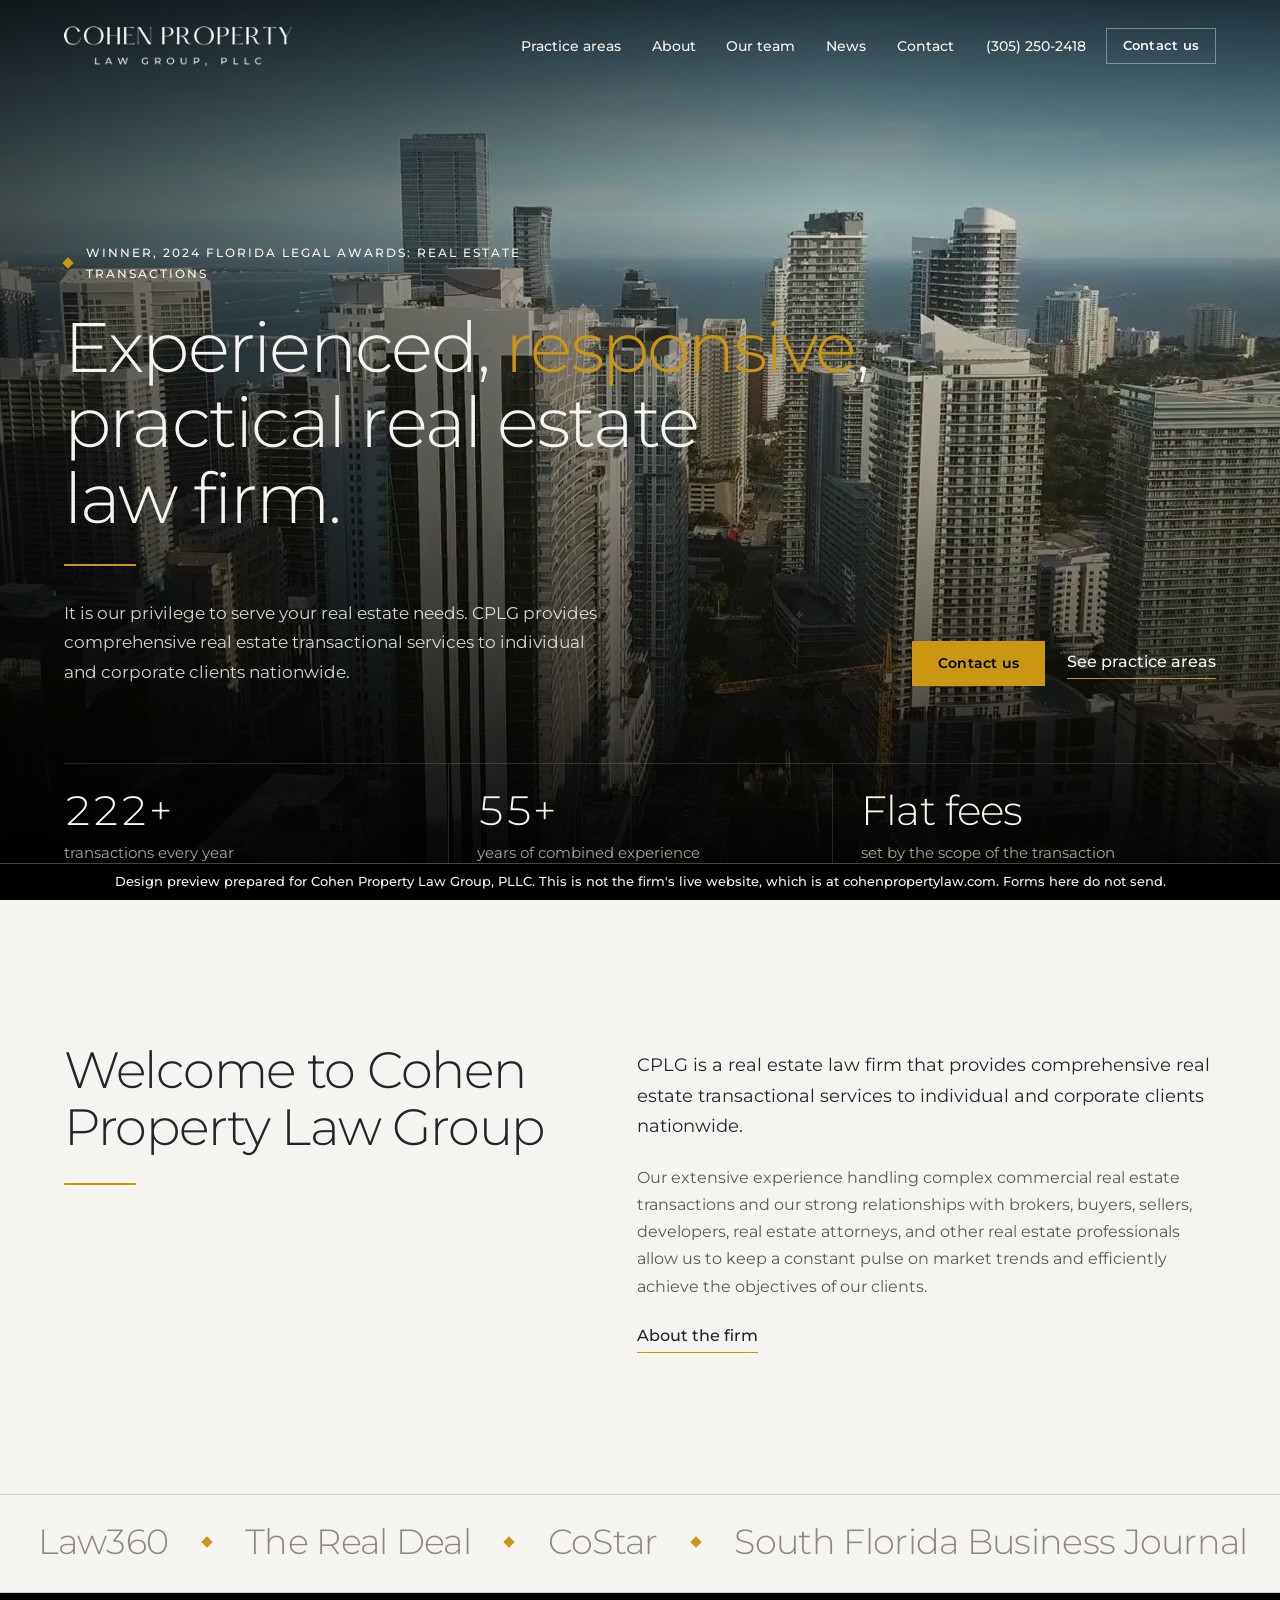
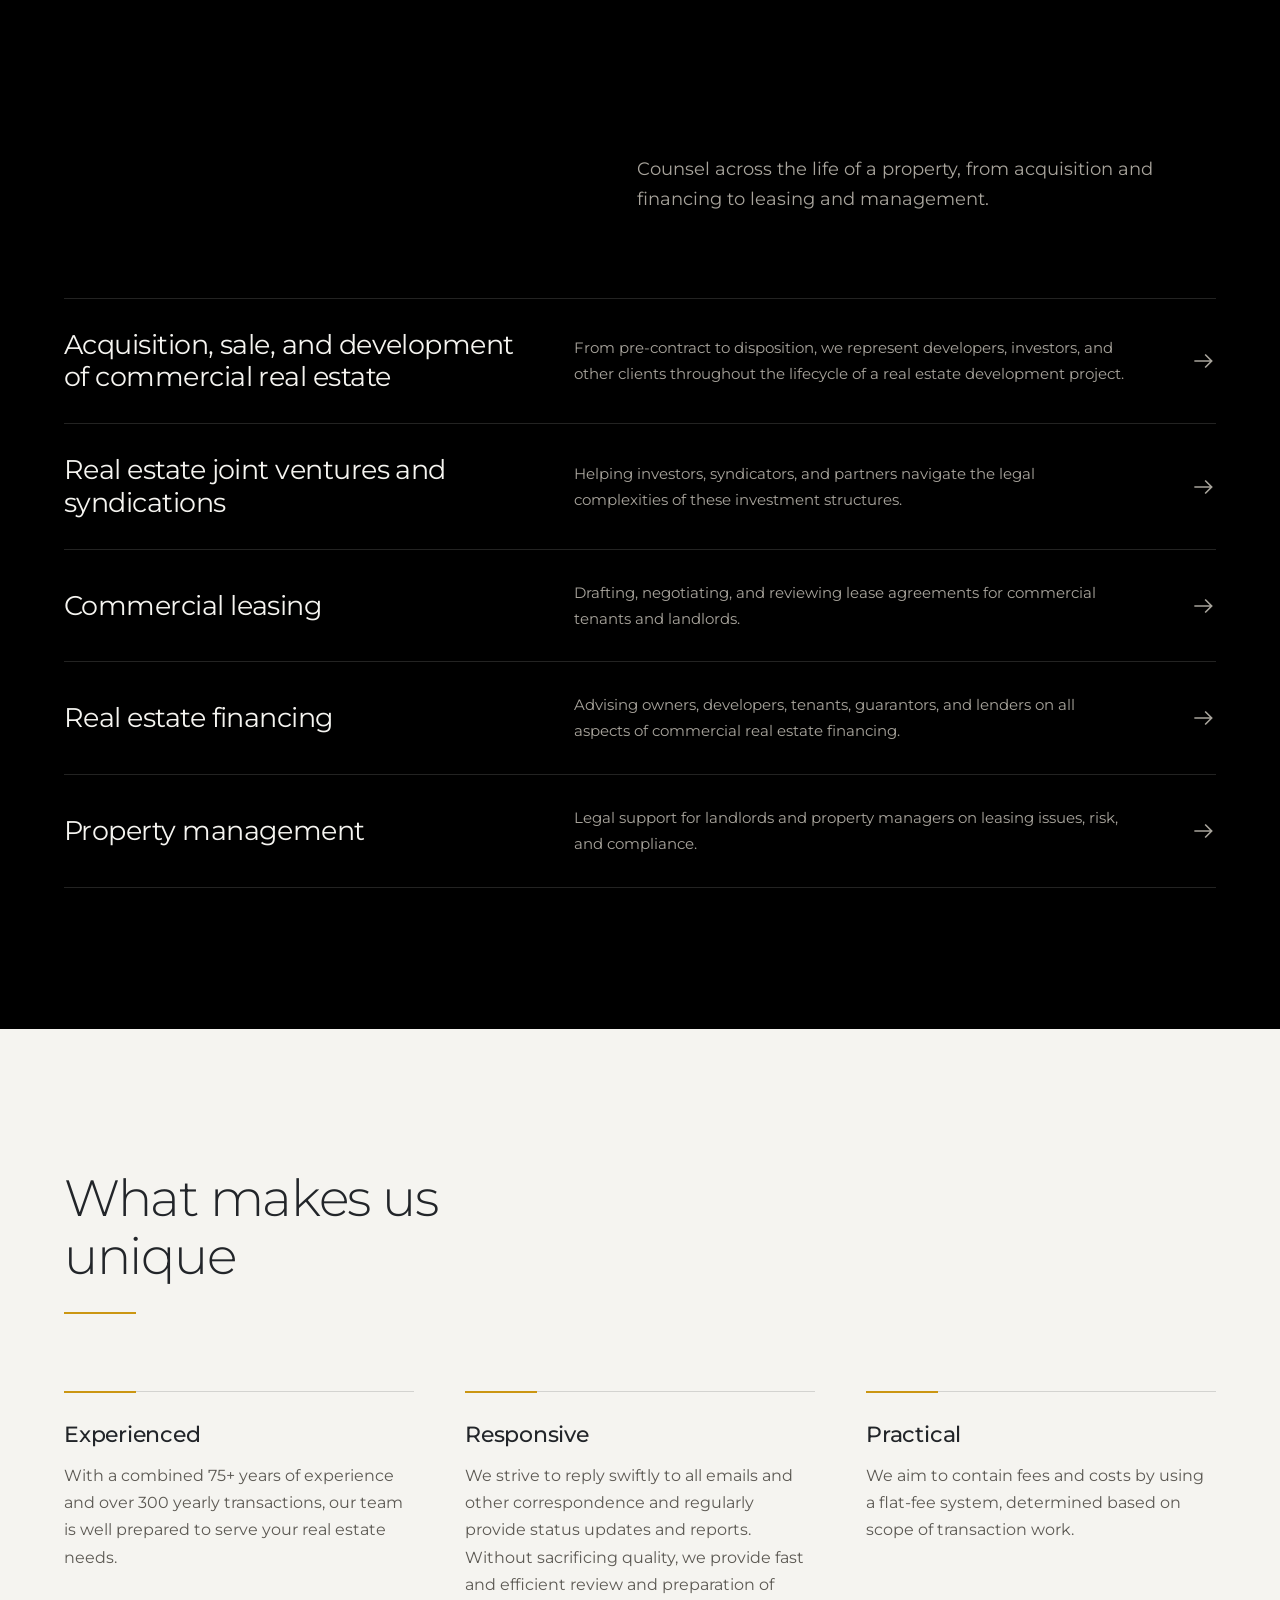
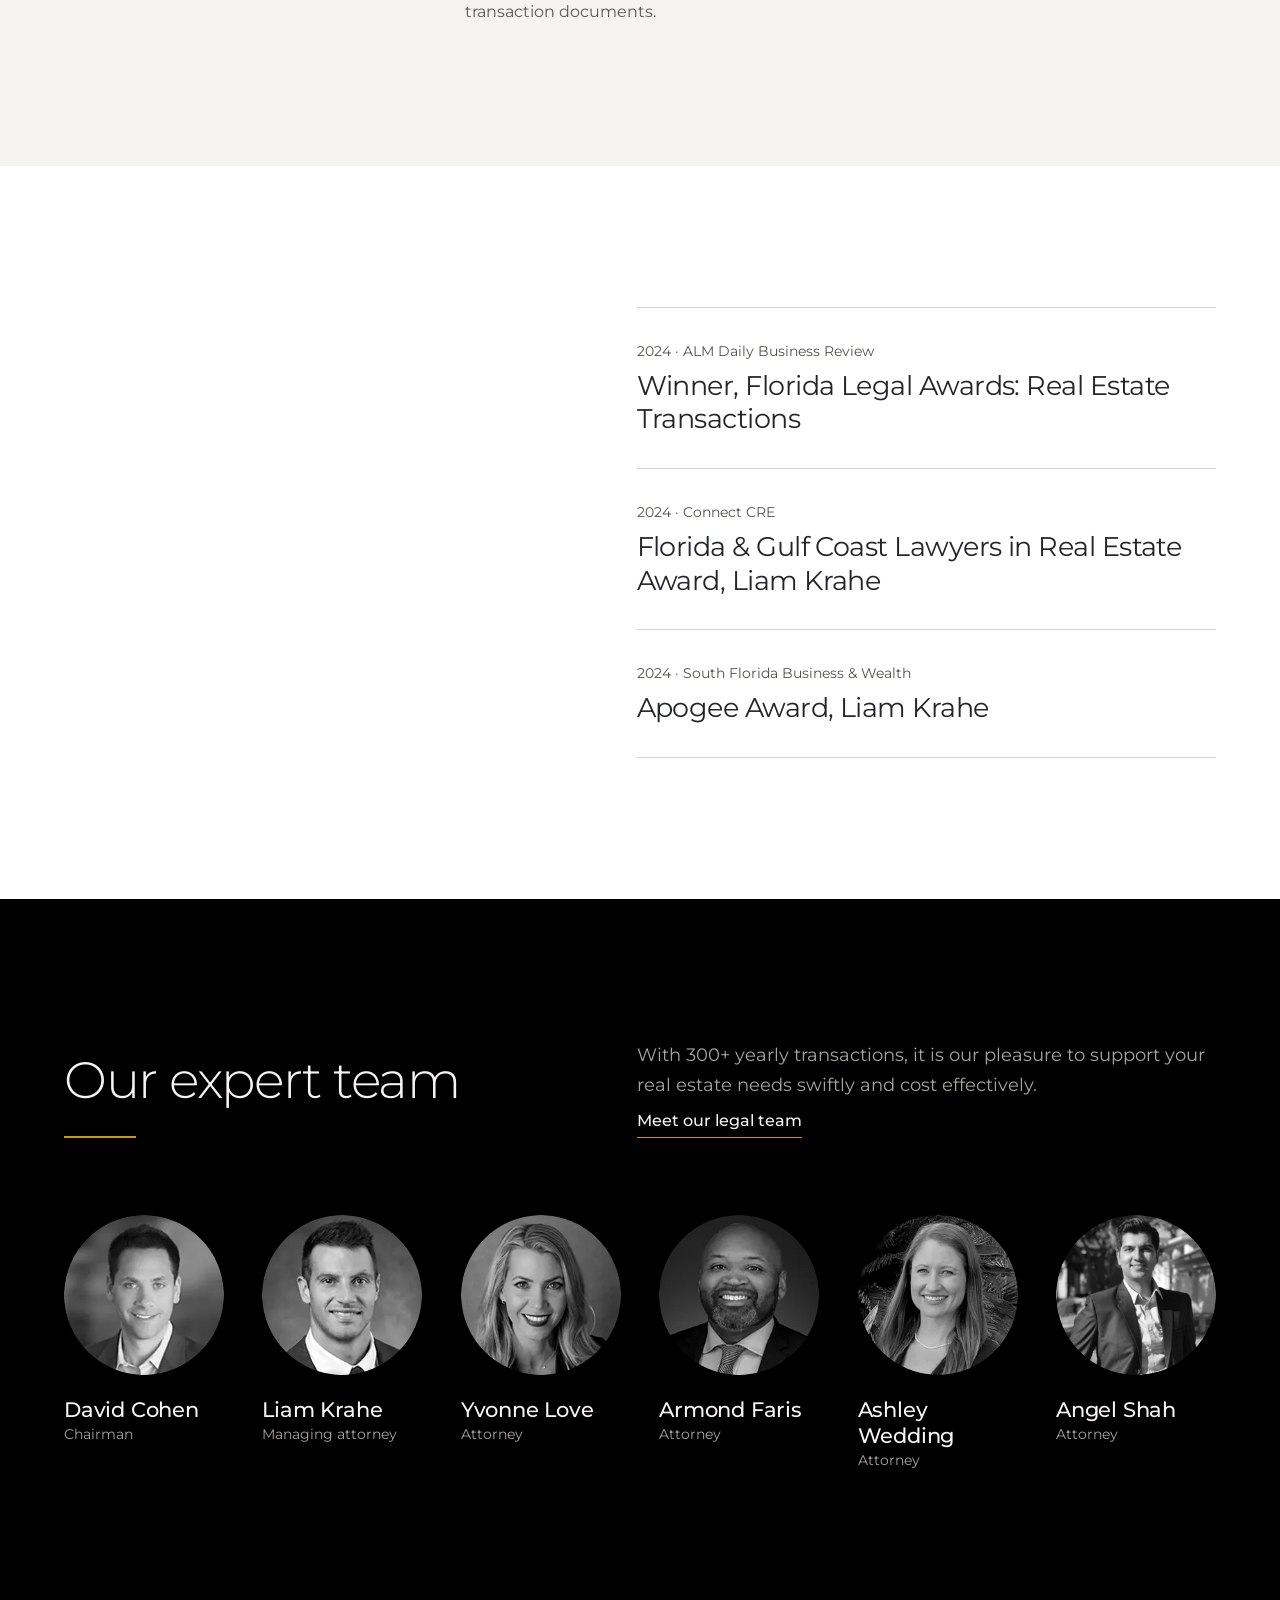
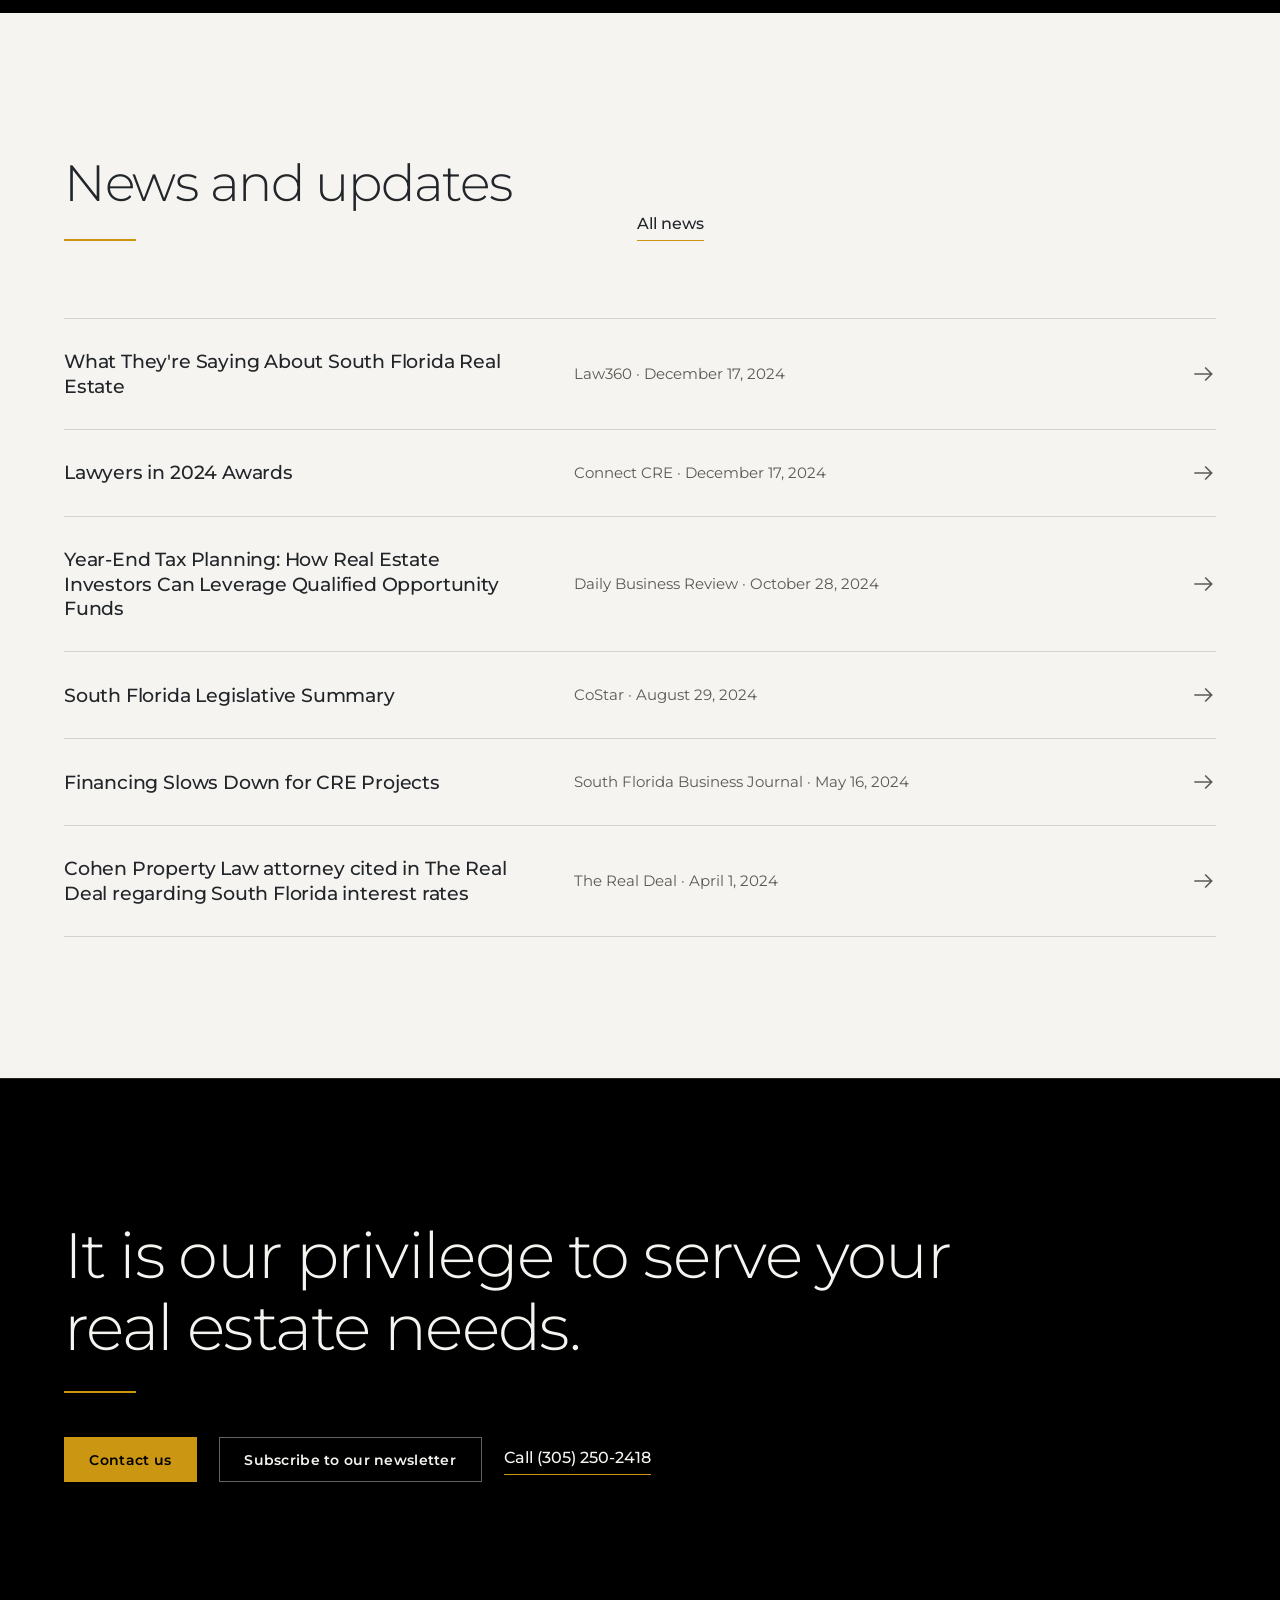
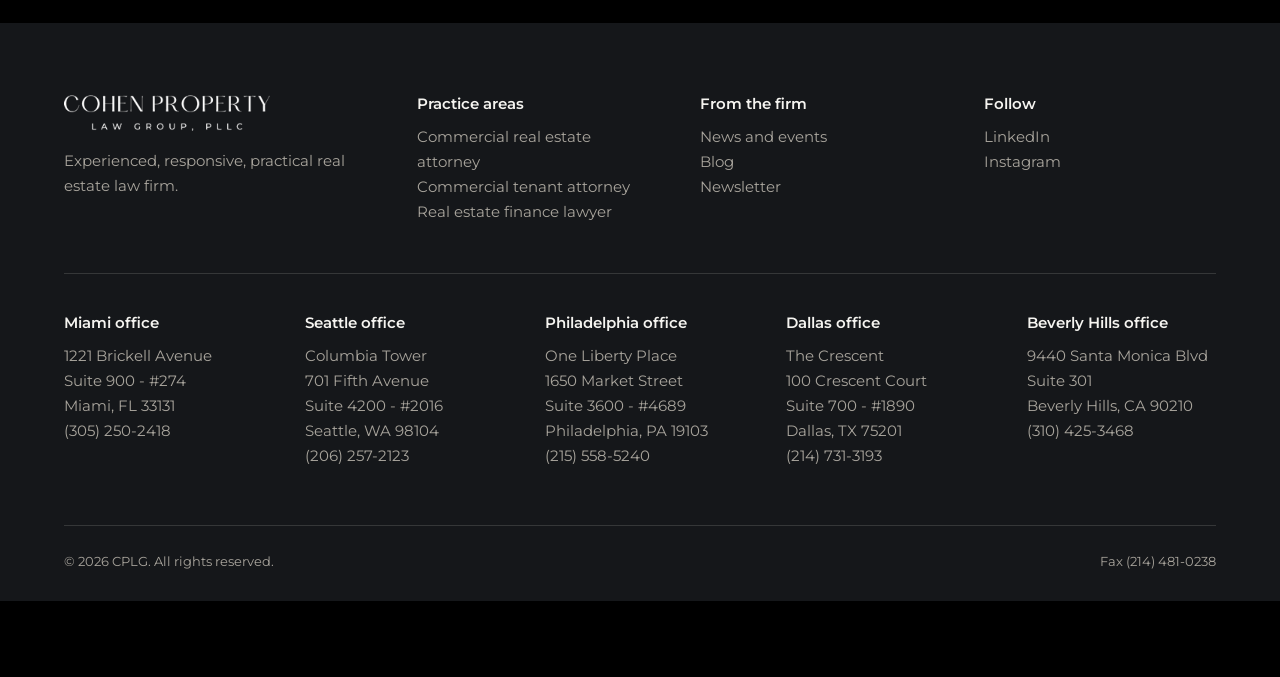
<file: index.html>
<!doctype html>
<html lang="en">
<head>
<meta charset="utf-8">
<meta name="viewport" content="width=device-width, initial-scale=1">
<meta name="robots" content="noindex">
<title>Commercial Real Estate Law Firm | Cohen Property Law Group</title>
<meta name="description" content="Cohen Property Law Group provides comprehensive real estate transactional services to individual and corporate clients nationwide.">
<link rel="preconnect" href="https://fonts.googleapis.com">
<link rel="preconnect" href="https://fonts.gstatic.com" crossorigin>
<link href="https://fonts.googleapis.com/css2?family=Montserrat:wght@300;400;500;600&display=swap" rel="stylesheet">
<link rel="preload" as="image" href="assets/hero-poster.jpg">
<script>document.documentElement.classList.add('js')</script>
<link rel="stylesheet" href="assets/site.css?v=f8036eed">
</head>
<body>
<aside class="preview-note" role="note">Design preview prepared for Cohen Property Law Group, PLLC. This is not the firm's live website, which is at cohenpropertylaw.com. Forms here do not send.</aside>
<a class="skip" href="#main">Skip to content</a>

<svg width="0" height="0" style="position:absolute" aria-hidden="true"><symbol id="arrow" viewBox="0 0 24 24" fill="none" stroke="currentColor" stroke-width="1.5"><path d="M4 12h16M14 6l6 6-6 6"/></symbol></svg>

<!-- Links to pages not yet rebuilt (news posts, office pages, blog) point at the live site. -->
<header class="header" id="header">
  <div class="wrap">
    <a class="logo" href="index.html" aria-label="Cohen Property Law Group home"><img src="assets/logo.png" width="274" height="48" alt="Cohen Property Law Group, PLLC"></a>
    <button class="menu-btn" id="menuBtn" aria-expanded="false" aria-controls="nav">Menu</button>
    <nav class="nav" id="nav" aria-label="Main">
      <a href="index.html#practice">Practice areas</a>
      <a href="about.html">About</a>
      <a href="team.html">Our team</a>
      <a href="news.html">News</a>
      <a href="contact.html">Contact</a>
    </nav>
    <div class="header-cta">
      <a href="tel:+13052502418">(305) 250-2418</a>
      <a class="btn btn--ghost" href="contact.html">Contact us</a>
    </div>
  </div>
</header>

<main id="main">

<section class="hero" id="top" style="padding:0">
  <video autoplay muted loop playsinline poster="assets/hero-poster.jpg" aria-hidden="true">
    <source src="assets/hero.mp4" type="video/mp4">
  </video>
  <div class="wrap hero-body">
    <p class="eyebrow">Winner, 2024 Florida Legal Awards: Real Estate Transactions</p>
    <h1>
      <span class="line" style="--i:0"><span>Experienced, <span class="gold">responsive</span>,</span></span>
      <span class="line" style="--i:1"><span>practical real estate</span></span>
      <span class="line" style="--i:2"><span>law firm.</span></span>
    </h1>
    <i class="rule"></i>
    <div class="hero-sub">
      <p>It is our privilege to serve your real estate needs. CPLG provides comprehensive real estate transactional services to individual and corporate clients nationwide.</p>
      <div class="hero-actions">
        <a class="btn" href="contact.html">Contact us</a>
        <a class="link" href="#practice">See practice areas</a>
      </div>
    </div>
    <dl class="facts">
      <div><dt data-count="300" data-suffix="+">300+</dt><dd>transactions every year</dd></div>
      <div><dt data-count="75" data-suffix="+">75+</dt><dd>years of combined experience</dd></div>
      <div><dt>Flat fees</dt><dd>set by the scope of the transaction</dd></div>
    </dl>
  </div>
</section>

<section class="intro on-paper" id="about">
  <div class="wrap split">
    <div>
      <h2 class="rv">Welcome to Cohen Property Law Group</h2><i class="rule"></i>
    </div>
    <div class="copy">
      <p class="lede" style="color:var(--paper)">CPLG is a real estate law firm that provides comprehensive real estate transactional services to individual and corporate clients nationwide.</p>
      <p class="quiet">Our extensive experience handling complex commercial real estate transactions and our strong relationships with brokers, buyers, sellers, developers, real estate attorneys, and other real estate professionals allow us to keep a constant pulse on market trends and efficiently achieve the objectives of our clients.</p>
      <p><a class="link" href="about.html">About the firm</a></p>
    </div>
  </div>

  <div class="marquee" aria-label="Our attorneys have been quoted or published in Law360, The Real Deal, CoStar, South Florida Business Journal, Daily Business Review, PERE Credit, Connect CRE and WealthManagement.com">
    <div class="marquee-track" aria-hidden="true">
      <span>Law360</span><span>The Real Deal</span><span>CoStar</span><span>South Florida Business Journal</span><span>Daily Business Review</span><span>PERE Credit</span><span>Connect CRE</span><span>WealthManagement.com</span>
      <span>Law360</span><span>The Real Deal</span><span>CoStar</span><span>South Florida Business Journal</span><span>Daily Business Review</span><span>PERE Credit</span><span>Connect CRE</span><span>WealthManagement.com</span>
    </div>
  </div>
</section>

<section id="practice">
  <div class="wrap">
    <div class="head">
      <div><h2 class="rv">Our practice areas</h2><i class="rule"></i></div>
      <p class="lede">Counsel across the life of a property, from acquisition and financing to leasing and management.</p>
    </div>
    <ul class="index">
      <li><a href="acquisition-sale-of-commercial-real-estate.html"><strong>Acquisition, sale, and development of commercial real estate</strong><span>From pre-contract to disposition, we represent developers, investors, and other clients throughout the lifecycle of a real estate development project.</span><svg aria-hidden="true"><use href="#arrow"/></svg></a></li>
      <li><a href="real-estate-joint-ventures-and-syndications.html"><strong>Real estate joint ventures and syndications</strong><span>Helping investors, syndicators, and partners navigate the legal complexities of these investment structures.</span><svg aria-hidden="true"><use href="#arrow"/></svg></a></li>
      <li><a href="commercial-lease-attorney.html"><strong>Commercial leasing</strong><span>Drafting, negotiating, and reviewing lease agreements for commercial tenants and landlords.</span><svg aria-hidden="true"><use href="#arrow"/></svg></a></li>
      <li><a href="real-estate-financing.html"><strong>Real estate financing</strong><span>Advising owners, developers, tenants, guarantors, and lenders on all aspects of commercial real estate financing.</span><svg aria-hidden="true"><use href="#arrow"/></svg></a></li>
      <li><a href="property-management-attorney.html"><strong>Property management</strong><span>Legal support for landlords and property managers on leasing issues, risk, and compliance.</span><svg aria-hidden="true"><use href="#arrow"/></svg></a></li>
    </ul>
  </div>
</section>

<section class="on-paper" id="why">
  <div class="wrap">
    <div class="head"><div><h2 class="rv">What makes us unique</h2><i class="rule"></i></div></div>
    <ul class="why">
      <li><h3>Experienced</h3><p>With a combined 75+ years of experience and over 300 yearly transactions, our team is well prepared to serve your real estate needs.</p></li>
      <li><h3>Responsive</h3><p>We strive to reply swiftly to all emails and other correspondence and regularly provide status updates and reports. Without sacrificing quality, we provide fast and efficient review and preparation of transaction documents.</p></li>
      <li><h3>Practical</h3><p>We aim to contain fees and costs by using a flat-fee system, determined based on scope of transaction work.</p></li>
    </ul>
  </div>
</section>

<section class="on-paper alt" id="recognition">
  <div class="wrap split">
    <div>
      <h2 class="rv">Recognized for the work</h2><i class="rule"></i>
    </div>
    <ul class="honors">
      <li><small>2024 &middot; ALM Daily Business Review</small><strong>Winner, Florida Legal Awards: Real Estate Transactions</strong></li>
      <li><small>2024 &middot; Connect CRE</small><strong>Florida &amp; Gulf Coast Lawyers in Real Estate Award, Liam Krahe</strong></li>
      <li><small>2024 &middot; South Florida Business &amp; Wealth</small><strong>Apogee Award, Liam Krahe</strong></li>
    </ul>
  </div>
</section>

<section id="team">
  <div class="wrap">
    <div class="head">
      <div><h2 class="rv">Our expert team</h2><i class="rule"></i></div>
      <div class="copy">
        <p class="lede">With 300+ yearly transactions, it is our pleasure to support your real estate needs swiftly and cost effectively.</p>
        <p><a class="link" href="team.html">Meet our legal team</a></p>
      </div>
    </div>
    <ul class="team">
      <li><a href="about.html#david-cohen"><img src="assets/david-cohen.webp" width="230" height="230" alt="David Cohen" loading="lazy"><h3>David Cohen</h3><p>Chairman</p></a></li>
      <li><a href="about.html#liam-krahe"><img src="assets/liam-krahe.webp" width="230" height="230" alt="Liam Krahe" loading="lazy"><h3>Liam Krahe</h3><p>Managing attorney</p></a></li>
      <li><a href="about.html#yvonne-love"><img src="assets/yvonne-love.webp" width="230" height="230" alt="Yvonne Love" loading="lazy"><h3>Yvonne Love</h3><p>Attorney</p></a></li>
      <li><a href="about.html#armond-faris"><img src="assets/armond-faris.webp" width="230" height="230" alt="Armond Faris" loading="lazy"><h3>Armond Faris</h3><p>Attorney</p></a></li>
      <li><a href="about.html#ashley-wedding"><img src="assets/ashley-wedding.webp" width="230" height="230" alt="Ashley Wedding" loading="lazy"><h3>Ashley Wedding</h3><p>Attorney</p></a></li>
      <li><a href="about.html#angel-shah"><img src="assets/angel-shah.png" width="231" height="230" alt="Angel Shah" loading="lazy"><h3>Angel Shah</h3><p>Attorney</p></a></li>
    </ul>
  </div>
</section>

<section class="on-paper" id="news">
  <div class="wrap">
    <div class="head">
      <div><h2 class="rv">News and updates</h2><i class="rule"></i></div>
      <p><a class="link" href="news.html">All news</a></p>
    </div>
    <ul class="index index--posts">
      <li><a href="https://cohenpropertylaw.com/news/law360-what-theyre-saying-about-south-florida-real-estate/"><strong>What They're Saying About South Florida Real Estate</strong><span>Law360 &middot; December 17, 2024</span><svg aria-hidden="true"><use href="#arrow"/></svg></a></li>
      <li><a href="https://cohenpropertylaw.com/news/connect-cre-lawyers-in-2024-awards/"><strong>Lawyers in 2024 Awards</strong><span>Connect CRE &middot; December 17, 2024</span><svg aria-hidden="true"><use href="#arrow"/></svg></a></li>
      <li><a href="https://cohenpropertylaw.com/news/dbr-year-end-tax-planning-how-real-estate-investors-can-leverage-qualified-opportunity-funds/"><strong>Year-End Tax Planning: How Real Estate Investors Can Leverage Qualified Opportunity Funds</strong><span>Daily Business Review &middot; October 28, 2024</span><svg aria-hidden="true"><use href="#arrow"/></svg></a></li>
      <li><a href="https://cohenpropertylaw.com/news/costar-south-florida-legislative-summary/"><strong>South Florida Legislative Summary</strong><span>CoStar &middot; August 29, 2024</span><svg aria-hidden="true"><use href="#arrow"/></svg></a></li>
      <li><a href="https://cohenpropertylaw.com/news/south-florida-business-journal-financing-slows-down-for-cre-projects/"><strong>Financing Slows Down for CRE Projects</strong><span>South Florida Business Journal &middot; May 16, 2024</span><svg aria-hidden="true"><use href="#arrow"/></svg></a></li>
      <li><a href="https://cohenpropertylaw.com/news/cohen-property-law-attorney-cited-in-the-real-deal-south-florida-interest-rates/"><strong>Cohen Property Law attorney cited in The Real Deal regarding South Florida interest rates</strong><span>The Real Deal &middot; April 1, 2024</span><svg aria-hidden="true"><use href="#arrow"/></svg></a></li>
    </ul>
  </div>
</section>

<section class="closing" id="contact">
  <div class="wrap">
    <h2 class="rv">It is our privilege to serve your real estate needs.</h2><i class="rule"></i>
    <div class="hero-actions">
      <a class="btn" href="contact.html">Contact us</a>
      <a class="btn btn--ghost" href="https://lp.constantcontactpages.com/sl/hlsqZJL/cohenpropertylawgroup">Subscribe to our newsletter</a>
      <a class="link" href="tel:+13052502418">Call (305) 250-2418</a>
    </div>
  </div>
</section>

</main>

<footer>
  <div class="wrap">
    <div class="foot">
      <div>
        <img src="assets/logo.png" width="274" height="48" alt="Cohen Property Law Group, PLLC" loading="lazy">
        <p>Experienced, responsive, practical real estate law firm.</p>
      </div>
      <div>
        <h3>Practice areas</h3>
        <ul>
          <li><a href="https://cohenpropertylaw.com/commercial-real-estate-attorney/">Commercial real estate attorney</a></li>
          <li><a href="https://cohenpropertylaw.com/commercial-tenant-attorney/">Commercial tenant attorney</a></li>
          <li><a href="https://cohenpropertylaw.com/real-estate-finance-lawyer/">Real estate finance lawyer</a></li>
        </ul>
      </div>
      <div>
        <h3>From the firm</h3>
        <ul>
          <li><a href="news.html">News and events</a></li>
          <li><a href="https://cohenpropertylaw.com/blog/">Blog</a></li>
          <li><a href="https://lp.constantcontactpages.com/sl/hlsqZJL/cohenpropertylawgroup">Newsletter</a></li>
        </ul>
      </div>
      <div>
        <h3>Follow</h3>
        <ul>
          <li><a href="https://www.linkedin.com/company/cohen-property-law-group/">LinkedIn</a></li>
          <li><a href="https://www.instagram.com/cohenpropertylawgroup/">Instagram</a></li>
        </ul>
      </div>
    </div>
    <div class="foot foot--offices">
      <div>
        <h3><a href="https://cohenpropertylaw.com/miami/">Miami office</a></h3>
        <address>1221 Brickell Avenue<br>Suite 900 - #274<br>Miami, FL 33131<br><a href="tel:+13052502418">(305) 250-2418</a></address>
      </div>
      <div>
        <h3><a href="https://cohenpropertylaw.com/seattle/">Seattle office</a></h3>
        <address>Columbia Tower<br>701 Fifth Avenue<br>Suite 4200 - #2016<br>Seattle, WA 98104<br><a href="tel:+12062572123">(206) 257-2123</a></address>
      </div>
      <div>
        <h3><a href="https://cohenpropertylaw.com/philadelphia/">Philadelphia office</a></h3>
        <address>One Liberty Place<br>1650 Market Street<br>Suite 3600 - #4689<br>Philadelphia, PA 19103<br><a href="tel:+12155585240">(215) 558-5240</a></address>
      </div>
      <div>
        <h3><a href="https://cohenpropertylaw.com/dallas/">Dallas office</a></h3>
        <address>The Crescent<br>100 Crescent Court<br>Suite 700 - #1890<br>Dallas, TX 75201<br><a href="tel:+12147313193">(214) 731-3193</a></address>
      </div>
      <div>
        <h3><a href="https://cohenpropertylaw.com/beverly-hills/">Beverly Hills office</a></h3>
        <address>9440 Santa Monica Blvd<br>Suite 301<br>Beverly Hills, CA 90210<br><a href="tel:+13104253468">(310) 425-3468</a></address>
      </div>
    </div>
    <div class="legal">
      <span>&copy; 2026 CPLG. All rights reserved.</span>
      <span style="margin-right:0">Fax (214) 481-0238</span>
    </div>
  </div>
</footer>

<script src="assets/site.js?v=f8036eed"></script>
</body>
</html>
</file>
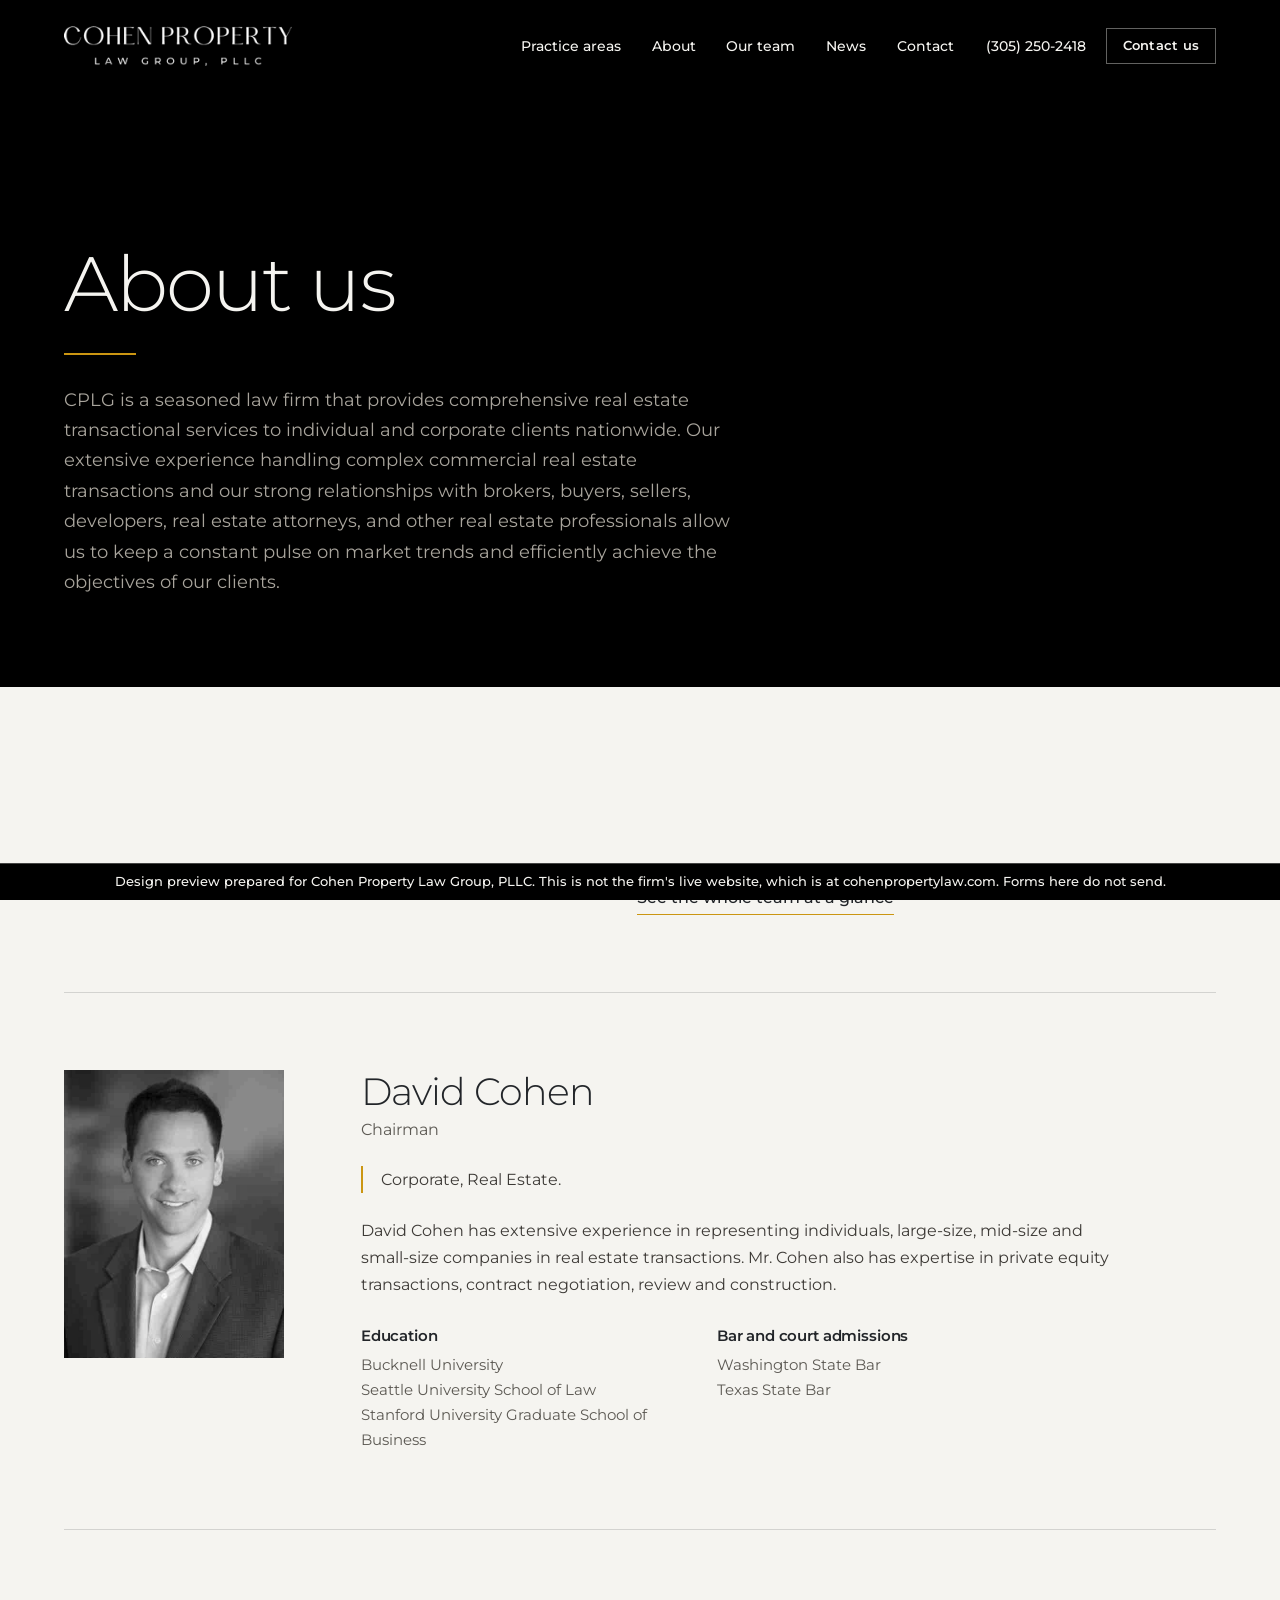
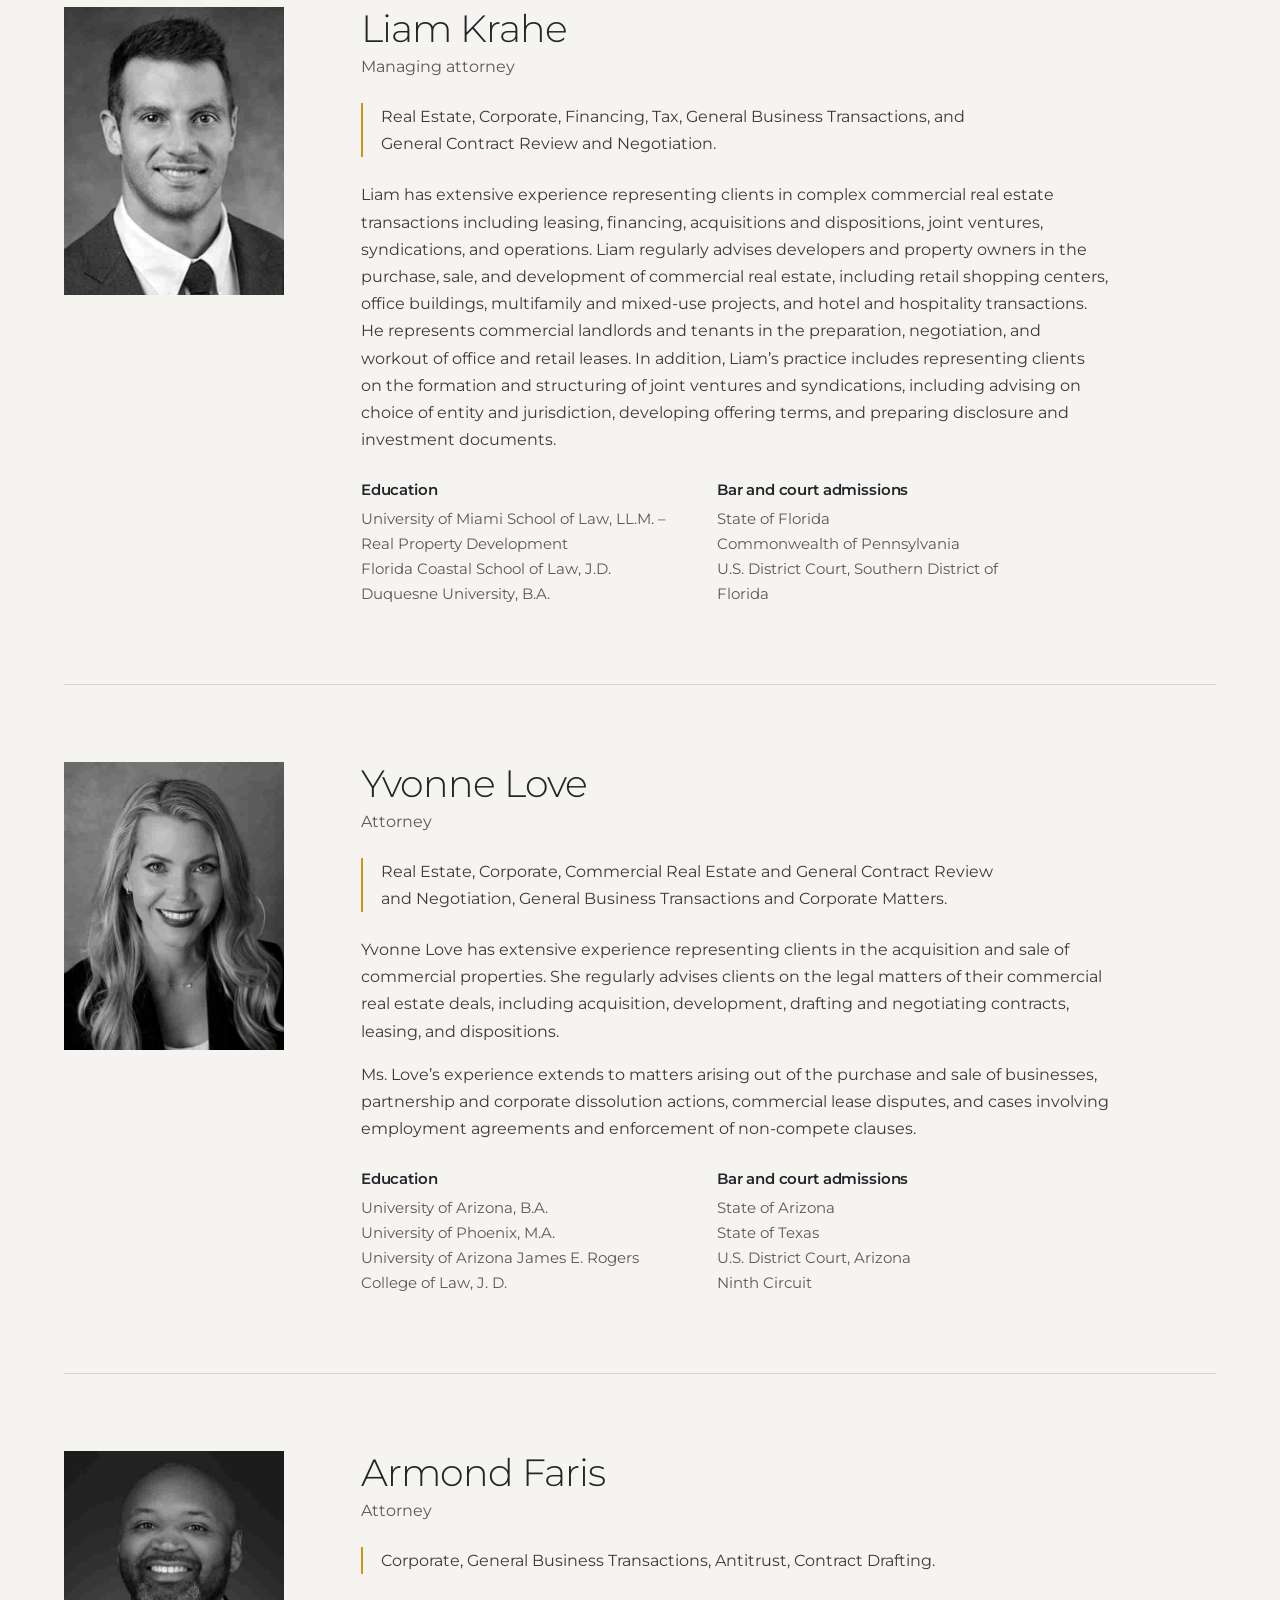
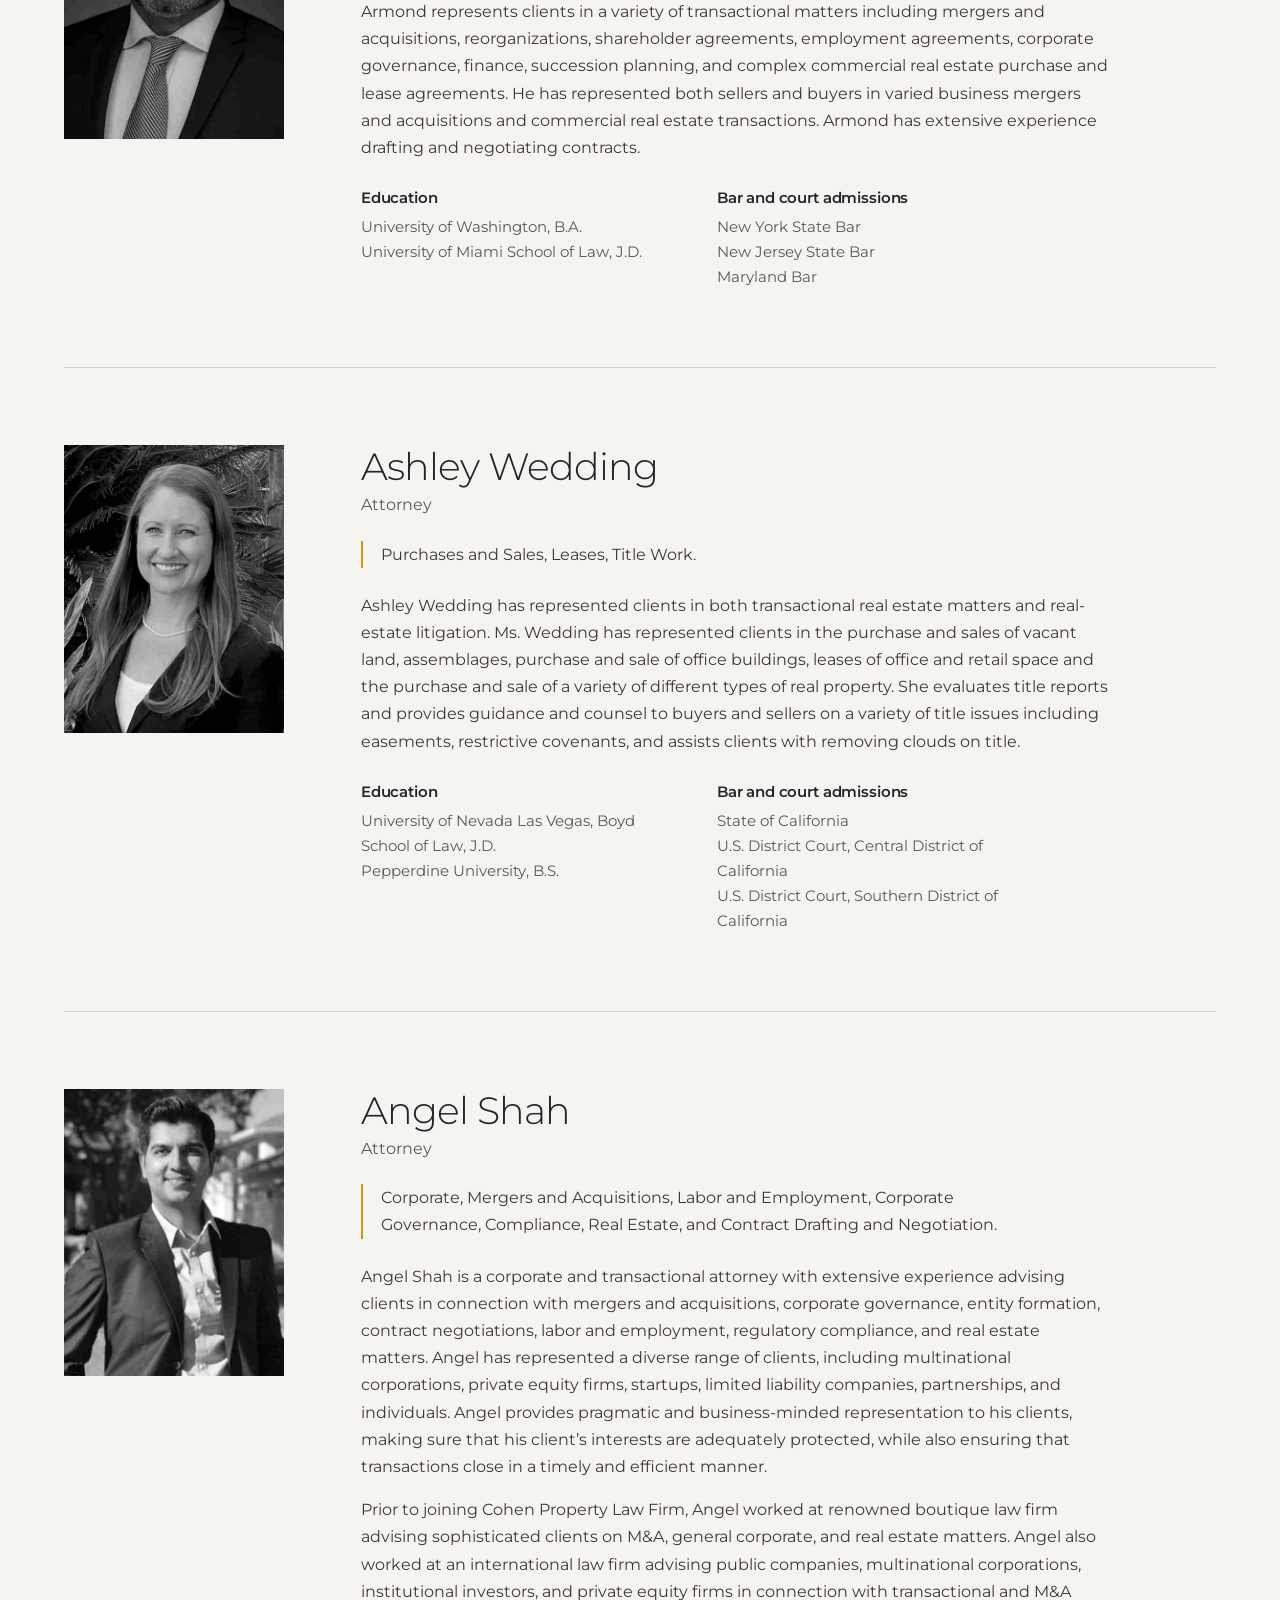
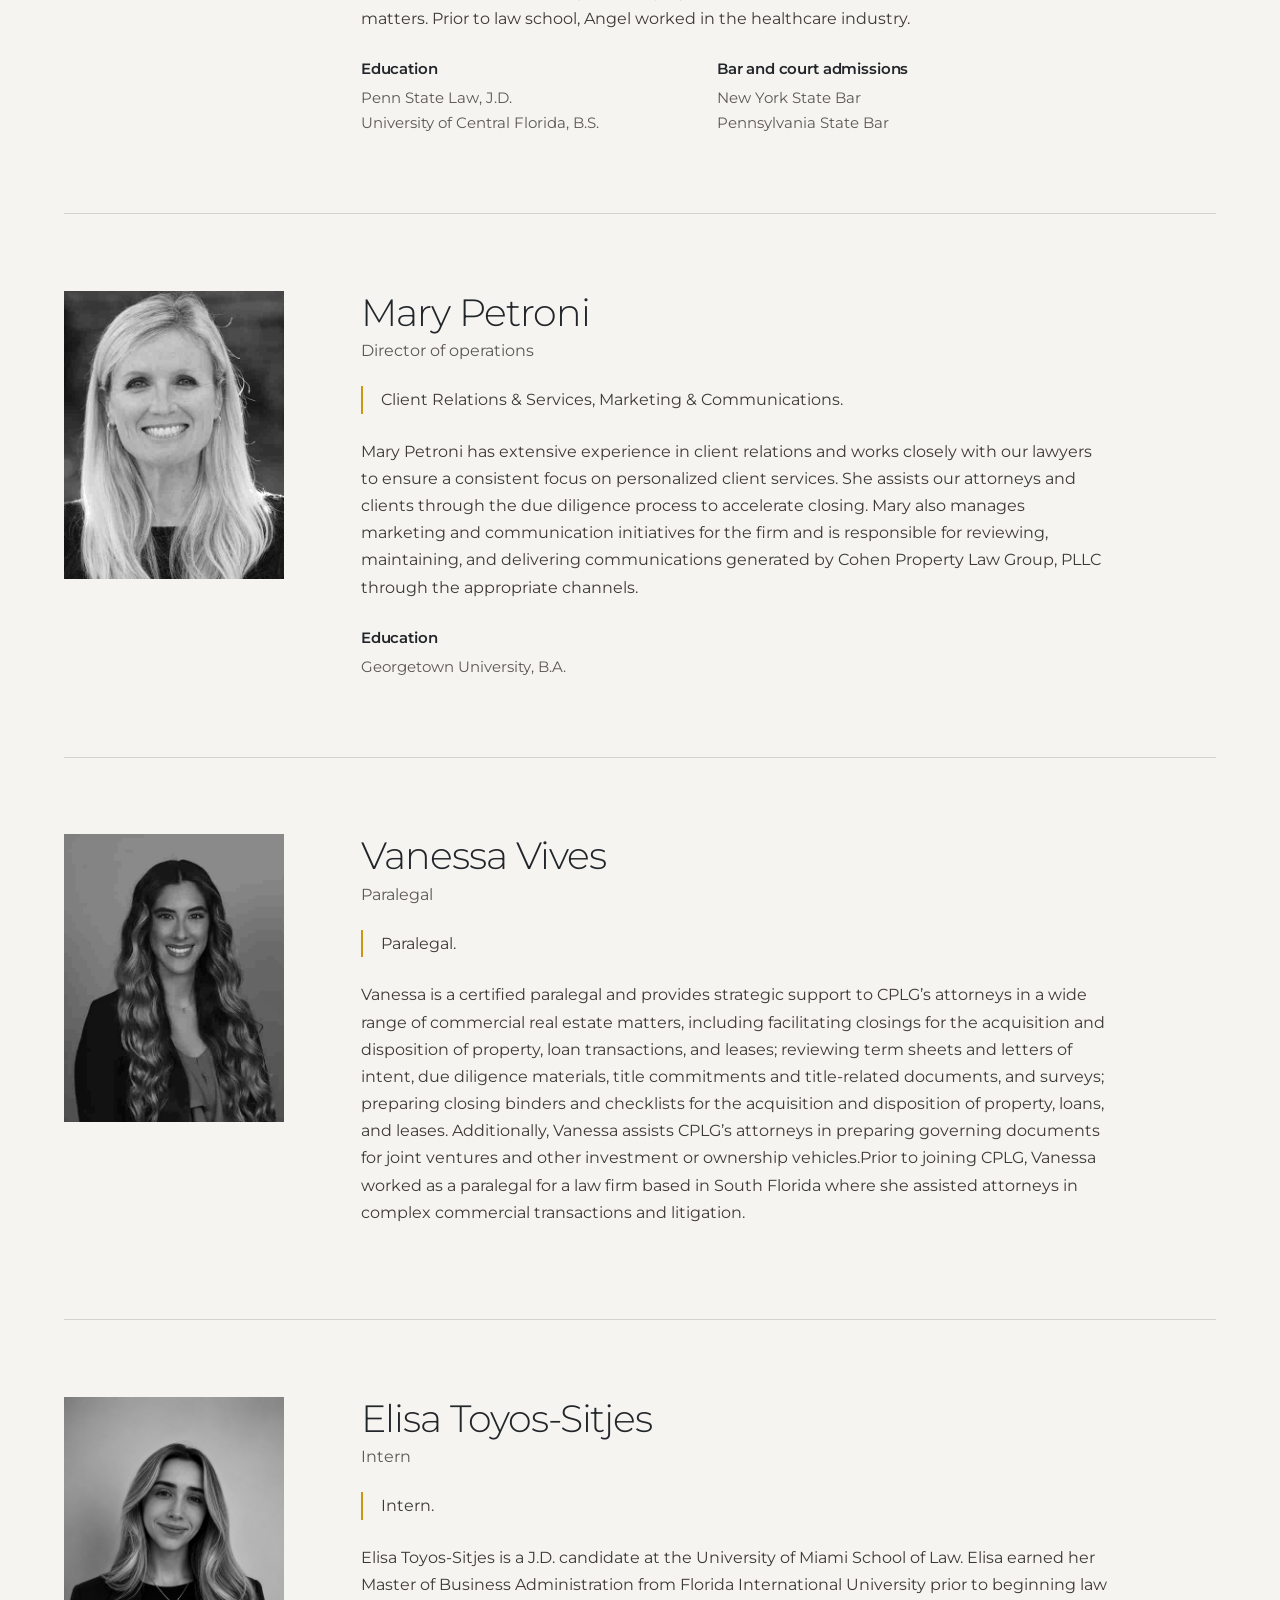
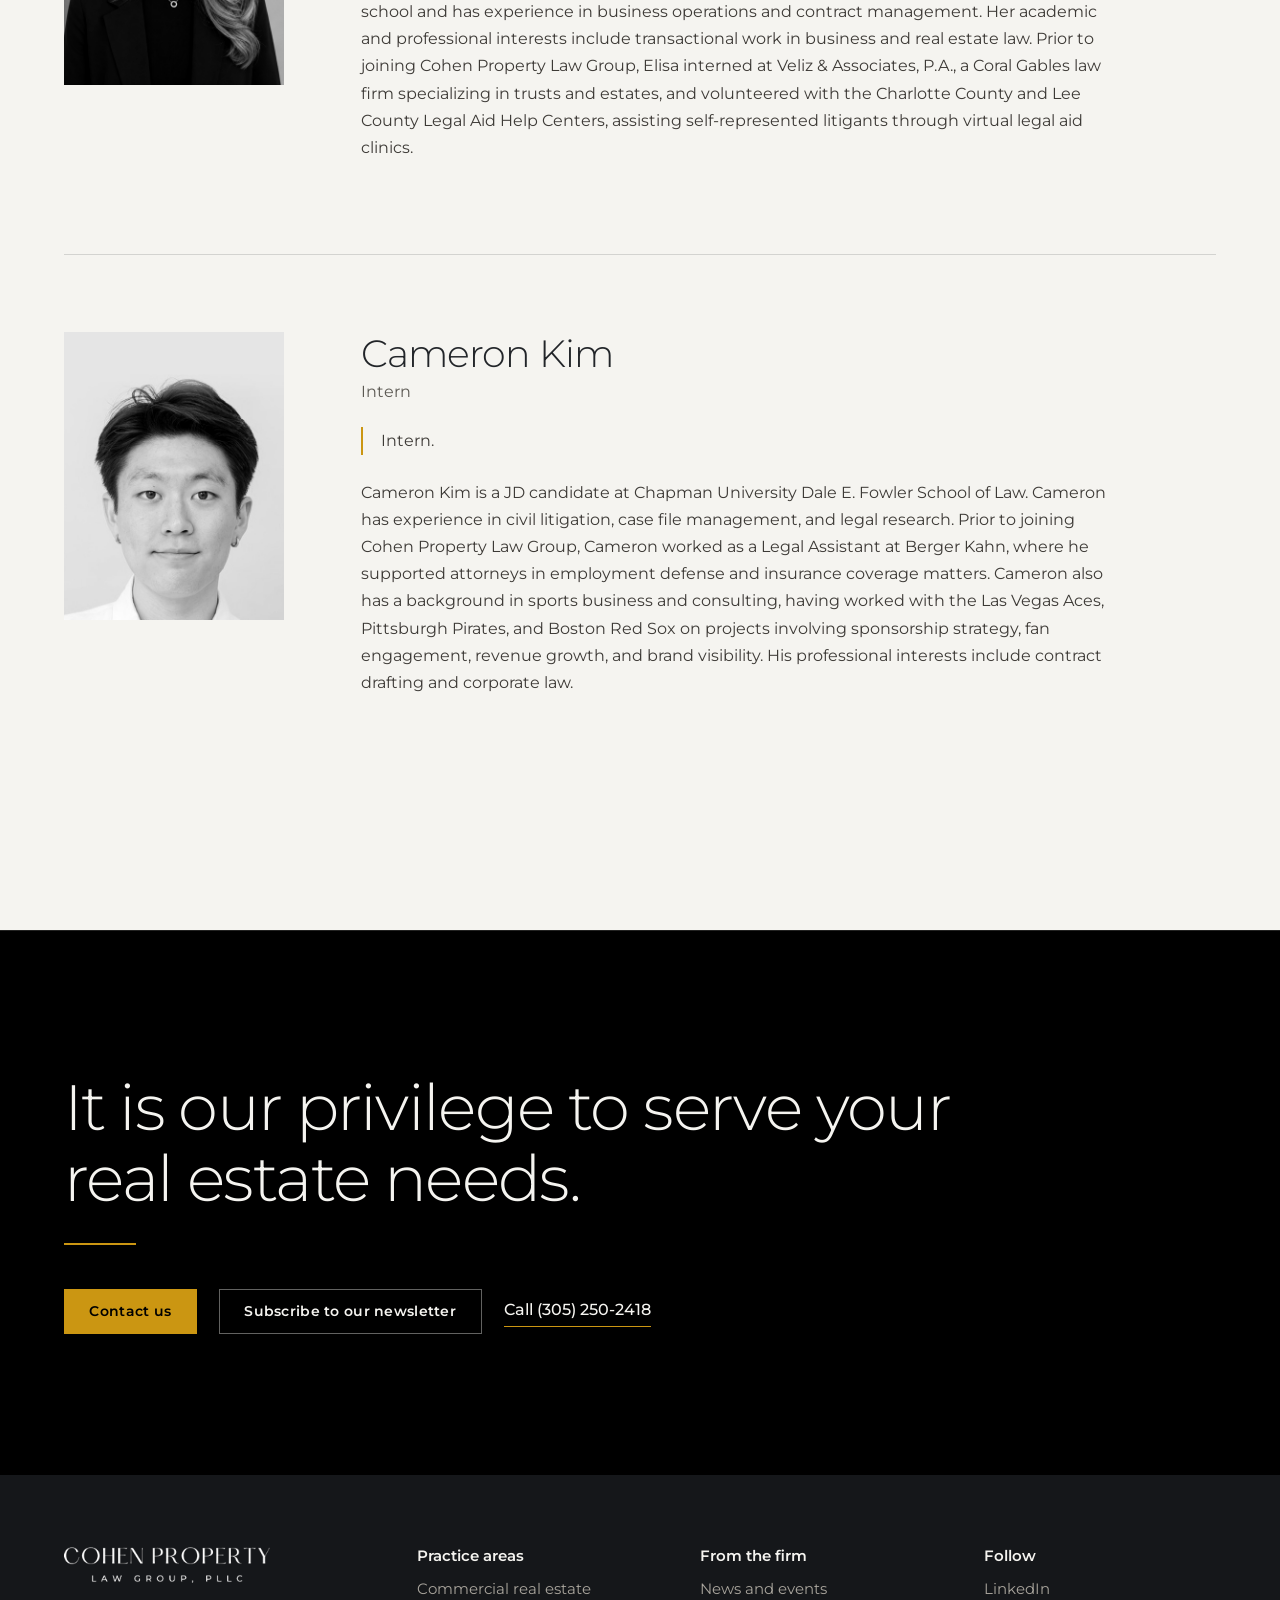
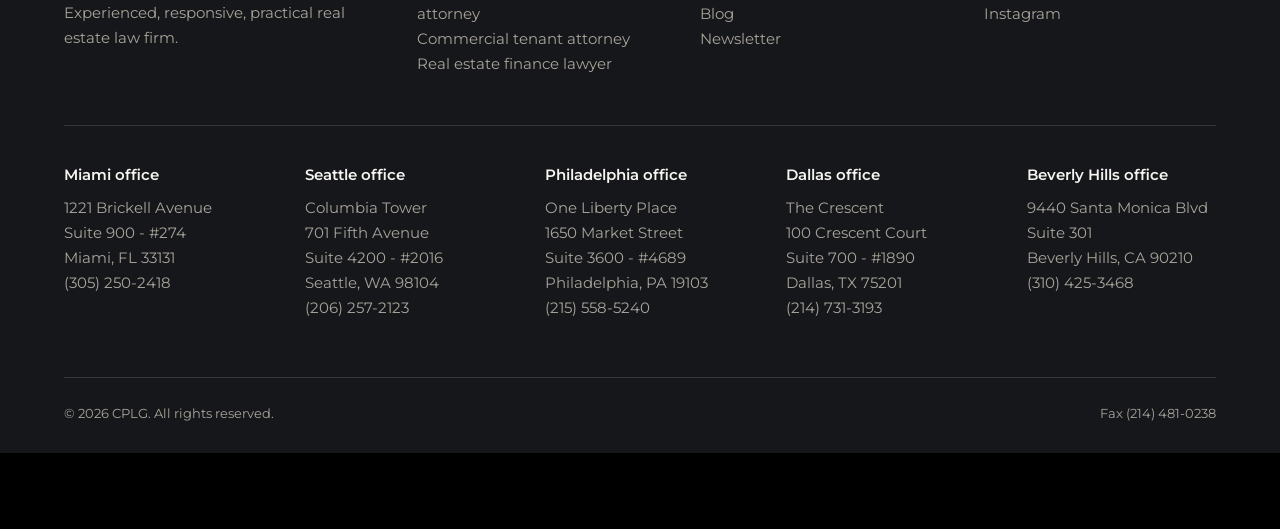
<file: about.html>
<!doctype html>
<html lang="en">
<head>
<meta charset="utf-8">
<meta name="viewport" content="width=device-width, initial-scale=1">
<meta name="robots" content="noindex">
<title>About Us | Cohen Property Law Group</title>
<meta name="description" content="CPLG is a seasoned law firm that provides comprehensive real estate transactional services to individual and corporate clients nationwide. Our extensive ex">
<link rel="preconnect" href="https://fonts.googleapis.com">
<link rel="preconnect" href="https://fonts.gstatic.com" crossorigin>
<link href="https://fonts.googleapis.com/css2?family=Montserrat:wght@300;400;500;600&display=swap" rel="stylesheet">
<script>document.documentElement.classList.add('js')</script>
<link rel="stylesheet" href="assets/site.css?v=f8036eed">
</head>
<body>
<aside class="preview-note" role="note">Design preview prepared for Cohen Property Law Group, PLLC. This is not the firm's live website, which is at cohenpropertylaw.com. Forms here do not send.</aside>
<a class="skip" href="#main">Skip to content</a>

<svg width="0" height="0" style="position:absolute" aria-hidden="true"><symbol id="arrow" viewBox="0 0 24 24" fill="none" stroke="currentColor" stroke-width="1.5"><path d="M4 12h16M14 6l6 6-6 6"/></symbol></svg>

<!-- Links to pages not yet rebuilt (news posts, office pages, blog) point at the live site. -->
<header class="header" id="header">
  <div class="wrap">
    <a class="logo" href="index.html" aria-label="Cohen Property Law Group home"><img src="assets/logo.png" width="274" height="48" alt="Cohen Property Law Group, PLLC"></a>
    <button class="menu-btn" id="menuBtn" aria-expanded="false" aria-controls="nav">Menu</button>
    <nav class="nav" id="nav" aria-label="Main">
      <a href="index.html#practice">Practice areas</a>
      <a href="about.html">About</a>
      <a href="team.html">Our team</a>
      <a href="news.html">News</a>
      <a href="contact.html">Contact</a>
    </nav>
    <div class="header-cta">
      <a href="tel:+13052502418">(305) 250-2418</a>
      <a class="btn btn--ghost" href="contact.html">Contact us</a>
    </div>
  </div>
</header>

<main id="main">

<section class="page-hero">
  <div class="wrap">
    <h1><span class="line" style="--i:0"><span>About us</span></span></h1>
    <i class="rule"></i>
    <p class="lede">CPLG is a seasoned law firm that provides comprehensive real estate transactional services to individual and corporate clients nationwide. Our extensive experience handling complex commercial real estate transactions and our strong relationships with brokers, buyers, sellers, developers, real estate attorneys, and other real estate professionals allow us to keep a constant pulse on market trends and efficiently achieve the objectives of our clients.</p>
  </div>
</section>

<section class="on-paper">
  <div class="wrap">
    <div class="head">
      <div><h2 class="rv">Attorneys and staff</h2><i class="rule"></i></div>
      <p><a class="link" href="team.html">See the whole team at a glance</a></p>
    </div>

    <article class="bio" id="david-cohen">
      <img src="assets/people/david-cohen.jpg" width="460" height="602" alt="David Cohen" loading="lazy">
      <div>
        <h2>David Cohen</h2>
        <p class="role">Chairman</p>
        <p class="focus">Corporate, Real Estate.</p>
        <p>David Cohen has extensive experience in representing individuals, large-size, mid-size and small-size companies in real estate transactions. Mr. Cohen also has expertise in private equity transactions, contract negotiation, review and construction.</p>
        <div class="creds"><div><h3>Education</h3><ul><li>Bucknell University</li><li>Seattle University School of Law</li><li>Stanford University Graduate School of Business</li></ul></div><div><h3>Bar and court admissions</h3><ul><li>Washington State Bar</li><li>Texas State Bar</li></ul></div></div>
      </div>
    </article>

    <article class="bio" id="liam-krahe">
      <img src="assets/people/liam-krahe.jpg" width="460" height="602" alt="Liam Krahe" loading="lazy">
      <div>
        <h2>Liam Krahe</h2>
        <p class="role">Managing attorney</p>
        <p class="focus">Real Estate, Corporate, Financing, Tax, General Business Transactions, and General Contract Review and Negotiation.</p>
        <p>Liam has extensive experience representing clients in complex commercial real estate transactions including leasing, financing, acquisitions and dispositions, joint ventures, syndications, and operations. Liam regularly advises developers and property owners in the purchase, sale, and development of commercial real estate, including retail shopping centers, office buildings, multifamily and mixed-use projects, and hotel and hospitality transactions. He represents commercial landlords and tenants in the preparation, negotiation, and workout of office and retail leases. In addition, Liam’s practice includes representing clients on the formation and structuring of joint ventures and syndications, including advising on choice of entity and jurisdiction, developing offering terms, and preparing disclosure and investment documents.</p>
        <div class="creds"><div><h3>Education</h3><ul><li>University of Miami School of Law, LL.M. – Real Property Development</li><li>Florida Coastal School of Law, J.D.</li><li>Duquesne University, B.A.</li></ul></div><div><h3>Bar and court admissions</h3><ul><li>State of Florida</li><li>Commonwealth of Pennsylvania</li><li>U.S. District Court, Southern District of Florida</li></ul></div></div>
      </div>
    </article>

    <article class="bio" id="yvonne-love">
      <img src="assets/people/yvonne-love.jpg" width="460" height="602" alt="Yvonne Love" loading="lazy">
      <div>
        <h2>Yvonne Love</h2>
        <p class="role">Attorney</p>
        <p class="focus">Real Estate, Corporate, Commercial Real Estate and General Contract Review and Negotiation, General Business Transactions and Corporate Matters.</p>
        <p>Yvonne Love has extensive experience representing clients in the acquisition and sale of commercial properties. She regularly advises clients on the legal matters of their commercial real estate deals, including acquisition, development, drafting and negotiating contracts, leasing, and dispositions.</p>
        <p>Ms. Love’s experience extends to matters arising out of the purchase and sale of businesses, partnership and corporate dissolution actions, commercial lease disputes, and cases involving employment agreements and enforcement of non-compete clauses.</p>
        <div class="creds"><div><h3>Education</h3><ul><li>University of Arizona, B.A.</li><li>University of Phoenix, M.A.</li><li>University of Arizona James E. Rogers College of Law, J. D.</li></ul></div><div><h3>Bar and court admissions</h3><ul><li>State of Arizona</li><li>State of Texas</li><li>U.S. District Court, Arizona</li><li>Ninth Circuit</li></ul></div></div>
      </div>
    </article>

    <article class="bio" id="armond-faris">
      <img src="assets/people/armond-faris.jpg" width="460" height="602" alt="Armond Faris" loading="lazy">
      <div>
        <h2>Armond Faris</h2>
        <p class="role">Attorney</p>
        <p class="focus">Corporate, General Business Transactions, Antitrust, Contract Drafting.</p>
        <p>Armond represents clients in a variety of transactional matters including mergers and acquisitions, reorganizations, shareholder agreements, employment agreements, corporate governance, finance, succession planning, and complex commercial real estate purchase and lease agreements. He has represented both sellers and buyers in varied business mergers and acquisitions and commercial real estate transactions. Armond has extensive experience drafting and negotiating contracts.</p>
        <div class="creds"><div><h3>Education</h3><ul><li>University of Washington, B.A.</li><li>University of Miami School of Law, J.D.</li></ul></div><div><h3>Bar and court admissions</h3><ul><li>New York State Bar</li><li>New Jersey State Bar</li><li>Maryland Bar</li></ul></div></div>
      </div>
    </article>

    <article class="bio" id="ashley-wedding">
      <img src="assets/people/ashley-wedding.jpg" width="460" height="602" alt="Ashley Wedding" loading="lazy">
      <div>
        <h2>Ashley Wedding</h2>
        <p class="role">Attorney</p>
        <p class="focus">Purchases and Sales, Leases, Title Work.</p>
        <p>Ashley Wedding has represented clients in both transactional real estate matters and real-estate litigation. Ms. Wedding has represented clients in the purchase and sales of vacant land, assemblages, purchase and sale of office buildings, leases of office and retail space and the purchase and sale of a variety of different types of real property. She evaluates title reports and provides guidance and counsel to buyers and sellers on a variety of title issues including easements, restrictive covenants, and assists clients with removing clouds on title.</p>
        <div class="creds"><div><h3>Education</h3><ul><li>University of Nevada Las Vegas, Boyd School of Law, J.D.</li><li>Pepperdine University, B.S.</li></ul></div><div><h3>Bar and court admissions</h3><ul><li>State of California</li><li>U.S. District Court, Central District of California</li><li>U.S. District Court, Southern District of California</li></ul></div></div>
      </div>
    </article>

    <article class="bio" id="angel-shah">
      <img src="assets/people/angel-shah.jpg" width="460" height="602" alt="Angel Shah" loading="lazy">
      <div>
        <h2>Angel Shah</h2>
        <p class="role">Attorney</p>
        <p class="focus">Corporate, Mergers and Acquisitions, Labor and Employment, Corporate Governance, Compliance, Real Estate, and Contract Drafting and Negotiation.</p>
        <p>Angel Shah is a corporate and transactional attorney with extensive experience advising clients in connection with mergers and acquisitions, corporate governance, entity formation, contract negotiations, labor and employment, regulatory compliance, and real estate matters. Angel has represented a diverse range of clients, including multinational corporations, private equity firms, startups, limited liability companies, partnerships, and individuals. Angel provides pragmatic and business-minded representation to his clients, making sure that his client’s interests are adequately protected, while also ensuring that transactions close in a timely and efficient manner.</p>
        <p>Prior to joining Cohen Property Law Firm, Angel worked at renowned boutique law firm advising sophisticated clients on M&amp;A, general corporate, and real estate matters. Angel also worked at an international law firm advising public companies, multinational corporations, institutional investors, and private equity firms in connection with transactional and M&amp;A matters. Prior to law school, Angel worked in the healthcare industry.</p>
        <div class="creds"><div><h3>Education</h3><ul><li>Penn State Law, J.D.</li><li>University of Central Florida, B.S.</li></ul></div><div><h3>Bar and court admissions</h3><ul><li>New York State Bar</li><li>Pennsylvania State Bar</li></ul></div></div>
      </div>
    </article>

    <article class="bio" id="mary-petroni">
      <img src="assets/people/mary-petroni.jpg" width="460" height="602" alt="Mary Petroni" loading="lazy">
      <div>
        <h2>Mary Petroni</h2>
        <p class="role">Director of operations</p>
        <p class="focus">Client Relations &amp; Services, Marketing &amp; Communications.</p>
        <p>Mary Petroni has extensive experience in client relations and works closely with our lawyers to ensure a consistent focus on personalized client services. She assists our attorneys and clients through the due diligence process to accelerate closing. Mary also manages marketing and communication initiatives for the firm and is responsible for reviewing, maintaining, and delivering communications generated by Cohen Property Law Group, PLLC through the appropriate channels.</p>
        <div class="creds"><div><h3>Education</h3><ul><li>Georgetown University, B.A.</li></ul></div></div>
      </div>
    </article>

    <article class="bio" id="vanessa-vives">
      <img src="assets/people/vanessa-vives.jpg" width="460" height="602" alt="Vanessa Vives" loading="lazy">
      <div>
        <h2>Vanessa Vives</h2>
        <p class="role">Paralegal</p>
        <p class="focus">Paralegal.</p>
        <p>Vanessa is a certified paralegal and provides strategic support to CPLG’s attorneys in a wide range of commercial real estate matters, including facilitating closings for the acquisition and disposition of property, loan transactions, and leases; reviewing term sheets and letters of intent, due diligence materials, title commitments and title-related documents, and surveys; preparing closing binders and checklists for the acquisition and disposition of property, loans, and leases. Additionally, Vanessa assists CPLG’s attorneys in preparing governing documents for joint ventures and other investment or ownership vehicles.Prior to joining CPLG, Vanessa worked as a paralegal for a law firm based in South Florida where she assisted attorneys in complex commercial transactions and litigation.</p>
      </div>
    </article>

    <article class="bio" id="elisa-toyos-sitjes">
      <img src="assets/people/elisa-toyos-sitjes.jpg" width="460" height="602" alt="Elisa Toyos-Sitjes" loading="lazy">
      <div>
        <h2>Elisa Toyos-Sitjes</h2>
        <p class="role">Intern</p>
        <p class="focus">Intern.</p>
        <p>Elisa Toyos-Sitjes is a J.D. candidate at the University of Miami School of Law. Elisa earned her Master of Business Administration from Florida International University prior to beginning law school and has experience in business operations and contract management. Her academic and professional interests include transactional work in business and real estate law. Prior to joining Cohen Property Law Group, Elisa interned at Veliz &amp; Associates, P.A., a Coral Gables law firm specializing in trusts and estates, and volunteered with the Charlotte County and Lee County Legal Aid Help Centers, assisting self-represented litigants through virtual legal aid clinics.</p>
      </div>
    </article>

    <article class="bio" id="cameron-kim">
      <img src="assets/people/cameron-kim.jpg" width="460" height="602" alt="Cameron Kim" loading="lazy">
      <div>
        <h2>Cameron Kim</h2>
        <p class="role">Intern</p>
        <p class="focus">Intern.</p>
        <p>Cameron Kim is a JD candidate at Chapman University Dale E. Fowler School of Law. Cameron has experience in civil litigation, case file management, and legal research. Prior to joining Cohen Property Law Group, Cameron worked as a Legal Assistant at Berger Kahn, where he supported attorneys in employment defense and insurance coverage matters. Cameron also has a background in sports business and consulting, having worked with the Las Vegas Aces, Pittsburgh Pirates, and Boston Red Sox on projects involving sponsorship strategy, fan engagement, revenue growth, and brand visibility. His professional interests include contract drafting and corporate law.</p>
      </div>
    </article>
  </div>
</section>

<section class="closing" id="contact">
  <div class="wrap">
    <h2 class="rv">It is our privilege to serve your real estate needs.</h2><i class="rule"></i>
    <div class="hero-actions">
      <a class="btn" href="contact.html">Contact us</a>
      <a class="btn btn--ghost" href="https://lp.constantcontactpages.com/sl/hlsqZJL/cohenpropertylawgroup">Subscribe to our newsletter</a>
      <a class="link" href="tel:+13052502418">Call (305) 250-2418</a>
    </div>
  </div>
</section>

</main>

<footer>
  <div class="wrap">
    <div class="foot">
      <div>
        <img src="assets/logo.png" width="274" height="48" alt="Cohen Property Law Group, PLLC" loading="lazy">
        <p>Experienced, responsive, practical real estate law firm.</p>
      </div>
      <div>
        <h3>Practice areas</h3>
        <ul>
          <li><a href="https://cohenpropertylaw.com/commercial-real-estate-attorney/">Commercial real estate attorney</a></li>
          <li><a href="https://cohenpropertylaw.com/commercial-tenant-attorney/">Commercial tenant attorney</a></li>
          <li><a href="https://cohenpropertylaw.com/real-estate-finance-lawyer/">Real estate finance lawyer</a></li>
        </ul>
      </div>
      <div>
        <h3>From the firm</h3>
        <ul>
          <li><a href="news.html">News and events</a></li>
          <li><a href="https://cohenpropertylaw.com/blog/">Blog</a></li>
          <li><a href="https://lp.constantcontactpages.com/sl/hlsqZJL/cohenpropertylawgroup">Newsletter</a></li>
        </ul>
      </div>
      <div>
        <h3>Follow</h3>
        <ul>
          <li><a href="https://www.linkedin.com/company/cohen-property-law-group/">LinkedIn</a></li>
          <li><a href="https://www.instagram.com/cohenpropertylawgroup/">Instagram</a></li>
        </ul>
      </div>
    </div>
    <div class="foot foot--offices">
      <div>
        <h3><a href="https://cohenpropertylaw.com/miami/">Miami office</a></h3>
        <address>1221 Brickell Avenue<br>Suite 900 - #274<br>Miami, FL 33131<br><a href="tel:+13052502418">(305) 250-2418</a></address>
      </div>
      <div>
        <h3><a href="https://cohenpropertylaw.com/seattle/">Seattle office</a></h3>
        <address>Columbia Tower<br>701 Fifth Avenue<br>Suite 4200 - #2016<br>Seattle, WA 98104<br><a href="tel:+12062572123">(206) 257-2123</a></address>
      </div>
      <div>
        <h3><a href="https://cohenpropertylaw.com/philadelphia/">Philadelphia office</a></h3>
        <address>One Liberty Place<br>1650 Market Street<br>Suite 3600 - #4689<br>Philadelphia, PA 19103<br><a href="tel:+12155585240">(215) 558-5240</a></address>
      </div>
      <div>
        <h3><a href="https://cohenpropertylaw.com/dallas/">Dallas office</a></h3>
        <address>The Crescent<br>100 Crescent Court<br>Suite 700 - #1890<br>Dallas, TX 75201<br><a href="tel:+12147313193">(214) 731-3193</a></address>
      </div>
      <div>
        <h3><a href="https://cohenpropertylaw.com/beverly-hills/">Beverly Hills office</a></h3>
        <address>9440 Santa Monica Blvd<br>Suite 301<br>Beverly Hills, CA 90210<br><a href="tel:+13104253468">(310) 425-3468</a></address>
      </div>
    </div>
    <div class="legal">
      <span>&copy; 2026 CPLG. All rights reserved.</span>
      <span style="margin-right:0">Fax (214) 481-0238</span>
    </div>
  </div>
</footer>

<script src="assets/site.js?v=f8036eed"></script>
</body>
</html>
</file>
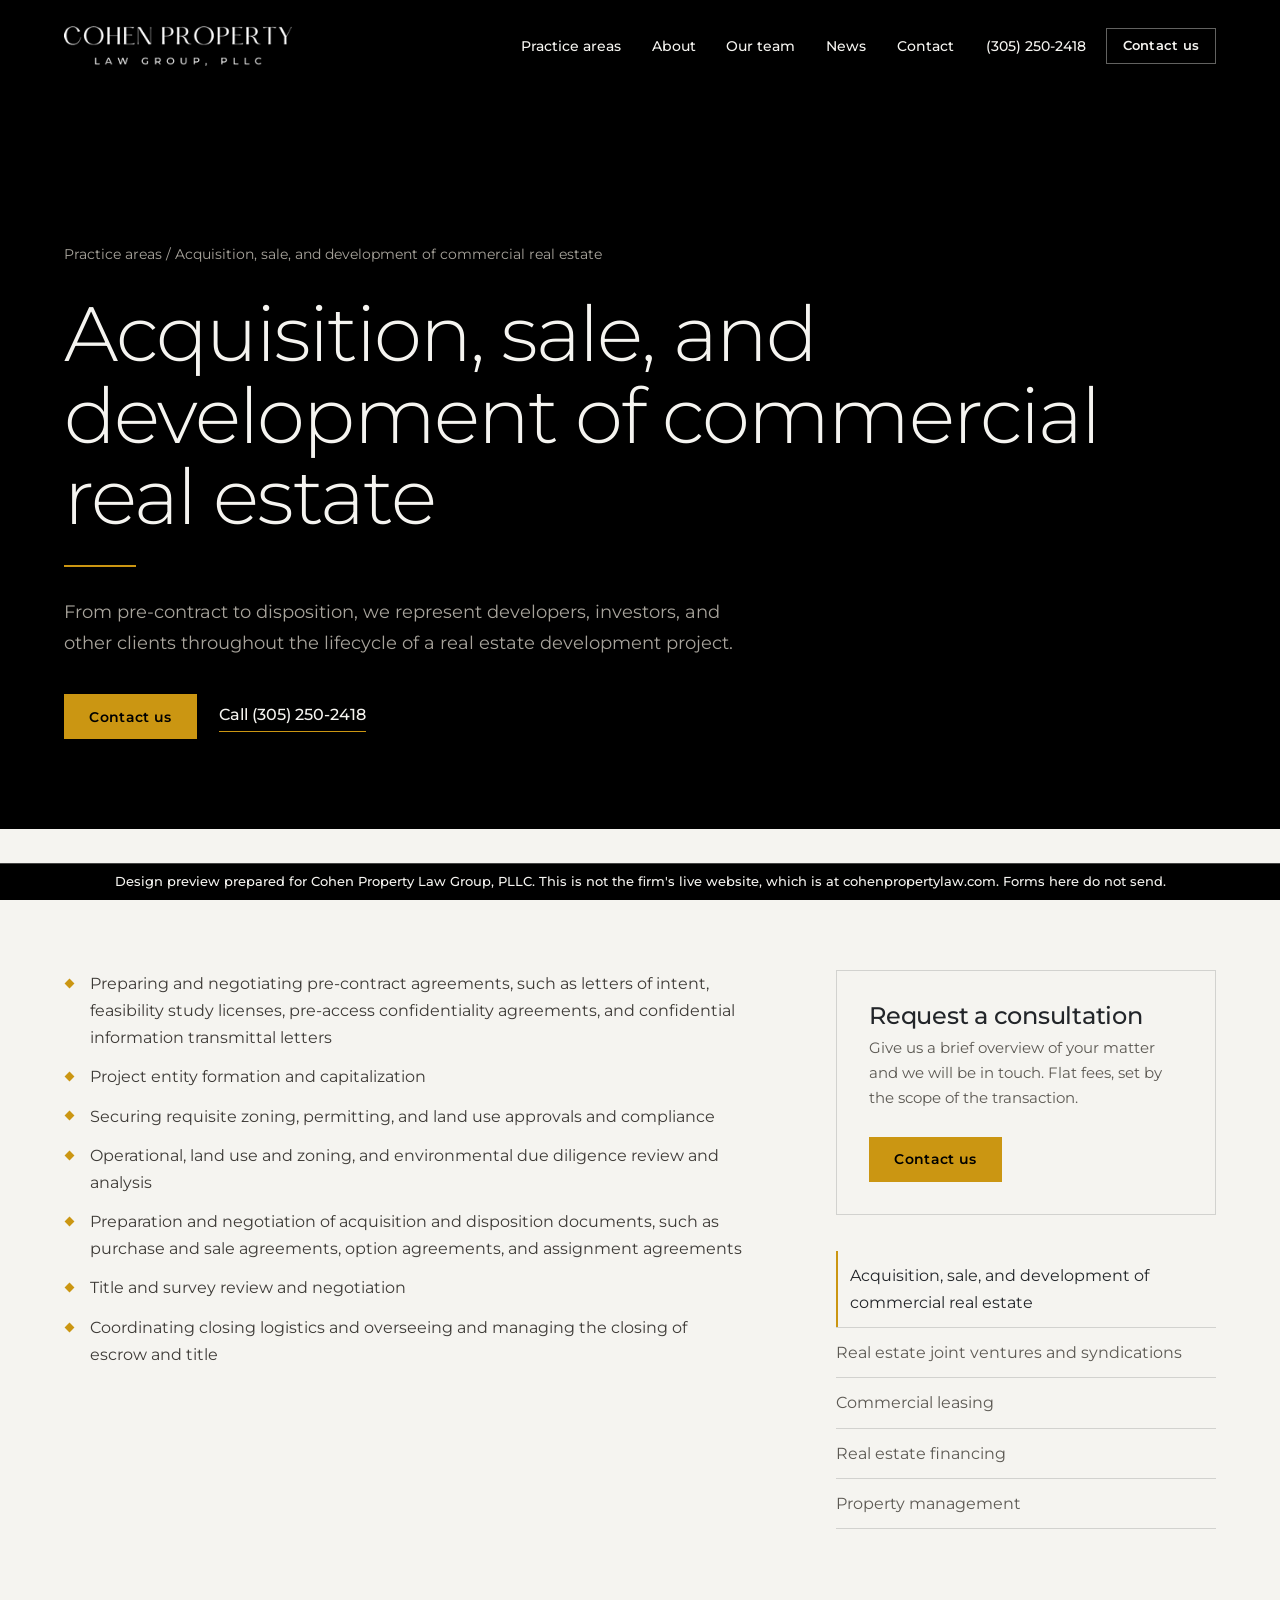
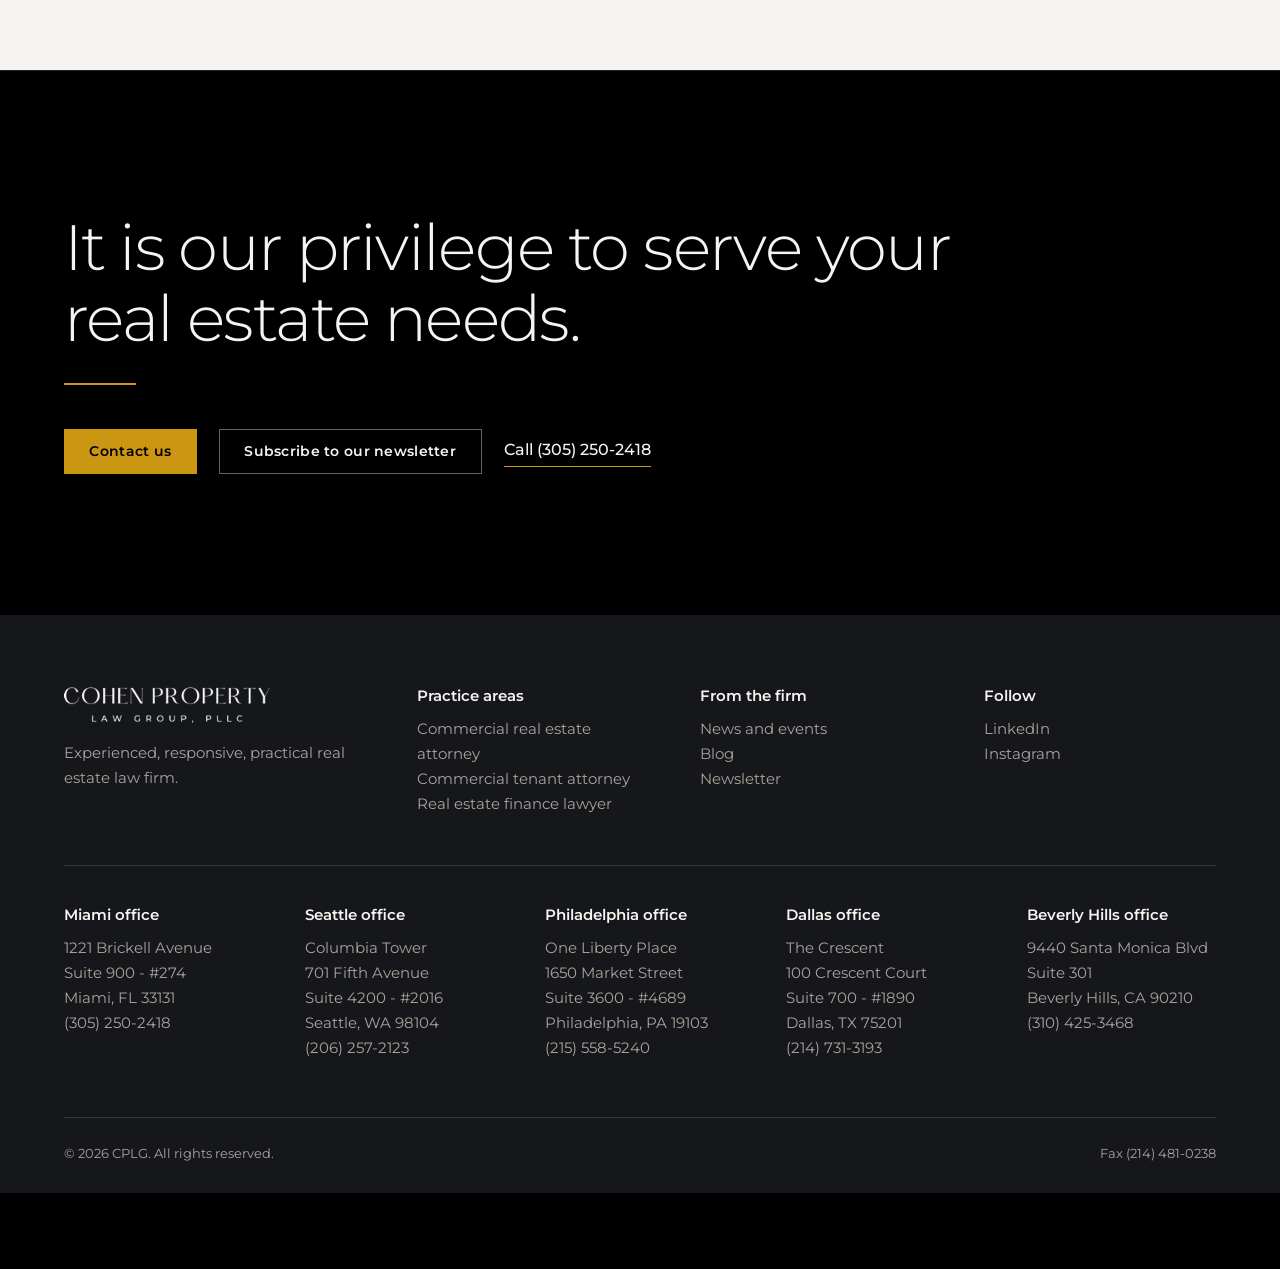
<file: acquisition-sale-of-commercial-real-estate.html>
<!doctype html>
<html lang="en">
<head>
<meta charset="utf-8">
<meta name="viewport" content="width=device-width, initial-scale=1">
<meta name="robots" content="noindex">
<title>Commercial Real Estate | Acquisition Sale | Property Lawyers</title>
<meta name="description" content="Cohen Property Law provides expert help with the acquisition, sale, &amp; development Of Commercial Real Estate Properties by representing developers &amp; investors">
<link rel="preconnect" href="https://fonts.googleapis.com">
<link rel="preconnect" href="https://fonts.gstatic.com" crossorigin>
<link href="https://fonts.googleapis.com/css2?family=Montserrat:wght@300;400;500;600&display=swap" rel="stylesheet">
<script>document.documentElement.classList.add('js')</script>
<link rel="stylesheet" href="assets/site.css?v=f8036eed">
</head>
<body>
<aside class="preview-note" role="note">Design preview prepared for Cohen Property Law Group, PLLC. This is not the firm's live website, which is at cohenpropertylaw.com. Forms here do not send.</aside>
<a class="skip" href="#main">Skip to content</a>

<svg width="0" height="0" style="position:absolute" aria-hidden="true"><symbol id="arrow" viewBox="0 0 24 24" fill="none" stroke="currentColor" stroke-width="1.5"><path d="M4 12h16M14 6l6 6-6 6"/></symbol></svg>

<!-- Links to pages not yet rebuilt (news posts, office pages, blog) point at the live site. -->
<header class="header" id="header">
  <div class="wrap">
    <a class="logo" href="index.html" aria-label="Cohen Property Law Group home"><img src="assets/logo.png" width="274" height="48" alt="Cohen Property Law Group, PLLC"></a>
    <button class="menu-btn" id="menuBtn" aria-expanded="false" aria-controls="nav">Menu</button>
    <nav class="nav" id="nav" aria-label="Main">
      <a href="index.html#practice">Practice areas</a>
      <a href="about.html">About</a>
      <a href="team.html">Our team</a>
      <a href="news.html">News</a>
      <a href="contact.html">Contact</a>
    </nav>
    <div class="header-cta">
      <a href="tel:+13052502418">(305) 250-2418</a>
      <a class="btn btn--ghost" href="contact.html">Contact us</a>
    </div>
  </div>
</header>

<main id="main">

<section class="page-hero">
  <div class="wrap">
    <p class="crumbs"><a href="index.html#practice">Practice areas</a> / Acquisition, sale, and development of commercial real estate</p>
    <h1><span class="line" style="--i:0"><span>Acquisition, sale, and development of commercial real estate</span></span></h1>
    <i class="rule"></i>
    <p class="lede">From pre-contract to disposition, we represent developers, investors, and other clients throughout the lifecycle of a real estate development project.</p>
    <div class="hero-actions">
      <a class="btn" href="contact.html">Contact us</a>
      <a class="link" href="tel:+13052502418">Call (305) 250-2418</a>
    </div>
  </div>
</section>

<section class="on-paper">
  <div class="wrap article">
    <div class="prose">
      <ul class="ticks"><li><em></em> Preparing and negotiating pre-contract agreements, such as letters of intent, feasibility study licenses, pre-access confidentiality agreements, and confidential information transmittal letters</li><li><em></em> Project entity formation and capitalization</li><li><em></em> Securing requisite zoning, permitting, and land use approvals and compliance</li><li><em></em> Operational, land use and zoning, and environmental due diligence review and analysis</li><li><em></em> Preparation and negotiation of acquisition and disposition documents, such as purchase and sale agreements, option agreements, and assignment agreements</li><li><em></em> Title and survey review and negotiation</li><li><em></em> Coordinating closing logistics and overseeing and managing the closing of escrow and title</li></ul>
    </div>

    <aside class="aside">
      <div class="card">
        <h2>Request a consultation</h2>
        <p>Give us a brief overview of your matter and we will be in touch. Flat fees, set by the scope of the transaction.</p>
        <a class="btn" href="contact.html">Contact us</a>
      </div>
      <nav aria-label="Practice areas">
        <ul class="sidelist">
          <li><a href="acquisition-sale-of-commercial-real-estate.html" aria-current="page">Acquisition, sale, and development of commercial real estate</a></li>
          <li><a href="real-estate-joint-ventures-and-syndications.html">Real estate joint ventures and syndications</a></li>
          <li><a href="commercial-lease-attorney.html">Commercial leasing</a></li>
          <li><a href="real-estate-financing.html">Real estate financing</a></li>
          <li><a href="property-management-attorney.html">Property management</a></li>
        </ul>
      </nav>
    </aside>
  </div>
</section>

<section class="closing" id="contact">
  <div class="wrap">
    <h2 class="rv">It is our privilege to serve your real estate needs.</h2><i class="rule"></i>
    <div class="hero-actions">
      <a class="btn" href="contact.html">Contact us</a>
      <a class="btn btn--ghost" href="https://lp.constantcontactpages.com/sl/hlsqZJL/cohenpropertylawgroup">Subscribe to our newsletter</a>
      <a class="link" href="tel:+13052502418">Call (305) 250-2418</a>
    </div>
  </div>
</section>

</main>

<footer>
  <div class="wrap">
    <div class="foot">
      <div>
        <img src="assets/logo.png" width="274" height="48" alt="Cohen Property Law Group, PLLC" loading="lazy">
        <p>Experienced, responsive, practical real estate law firm.</p>
      </div>
      <div>
        <h3>Practice areas</h3>
        <ul>
          <li><a href="https://cohenpropertylaw.com/commercial-real-estate-attorney/">Commercial real estate attorney</a></li>
          <li><a href="https://cohenpropertylaw.com/commercial-tenant-attorney/">Commercial tenant attorney</a></li>
          <li><a href="https://cohenpropertylaw.com/real-estate-finance-lawyer/">Real estate finance lawyer</a></li>
        </ul>
      </div>
      <div>
        <h3>From the firm</h3>
        <ul>
          <li><a href="news.html">News and events</a></li>
          <li><a href="https://cohenpropertylaw.com/blog/">Blog</a></li>
          <li><a href="https://lp.constantcontactpages.com/sl/hlsqZJL/cohenpropertylawgroup">Newsletter</a></li>
        </ul>
      </div>
      <div>
        <h3>Follow</h3>
        <ul>
          <li><a href="https://www.linkedin.com/company/cohen-property-law-group/">LinkedIn</a></li>
          <li><a href="https://www.instagram.com/cohenpropertylawgroup/">Instagram</a></li>
        </ul>
      </div>
    </div>
    <div class="foot foot--offices">
      <div>
        <h3><a href="https://cohenpropertylaw.com/miami/">Miami office</a></h3>
        <address>1221 Brickell Avenue<br>Suite 900 - #274<br>Miami, FL 33131<br><a href="tel:+13052502418">(305) 250-2418</a></address>
      </div>
      <div>
        <h3><a href="https://cohenpropertylaw.com/seattle/">Seattle office</a></h3>
        <address>Columbia Tower<br>701 Fifth Avenue<br>Suite 4200 - #2016<br>Seattle, WA 98104<br><a href="tel:+12062572123">(206) 257-2123</a></address>
      </div>
      <div>
        <h3><a href="https://cohenpropertylaw.com/philadelphia/">Philadelphia office</a></h3>
        <address>One Liberty Place<br>1650 Market Street<br>Suite 3600 - #4689<br>Philadelphia, PA 19103<br><a href="tel:+12155585240">(215) 558-5240</a></address>
      </div>
      <div>
        <h3><a href="https://cohenpropertylaw.com/dallas/">Dallas office</a></h3>
        <address>The Crescent<br>100 Crescent Court<br>Suite 700 - #1890<br>Dallas, TX 75201<br><a href="tel:+12147313193">(214) 731-3193</a></address>
      </div>
      <div>
        <h3><a href="https://cohenpropertylaw.com/beverly-hills/">Beverly Hills office</a></h3>
        <address>9440 Santa Monica Blvd<br>Suite 301<br>Beverly Hills, CA 90210<br><a href="tel:+13104253468">(310) 425-3468</a></address>
      </div>
    </div>
    <div class="legal">
      <span>&copy; 2026 CPLG. All rights reserved.</span>
      <span style="margin-right:0">Fax (214) 481-0238</span>
    </div>
  </div>
</footer>

<script src="assets/site.js?v=f8036eed"></script>
</body>
</html>
</file>
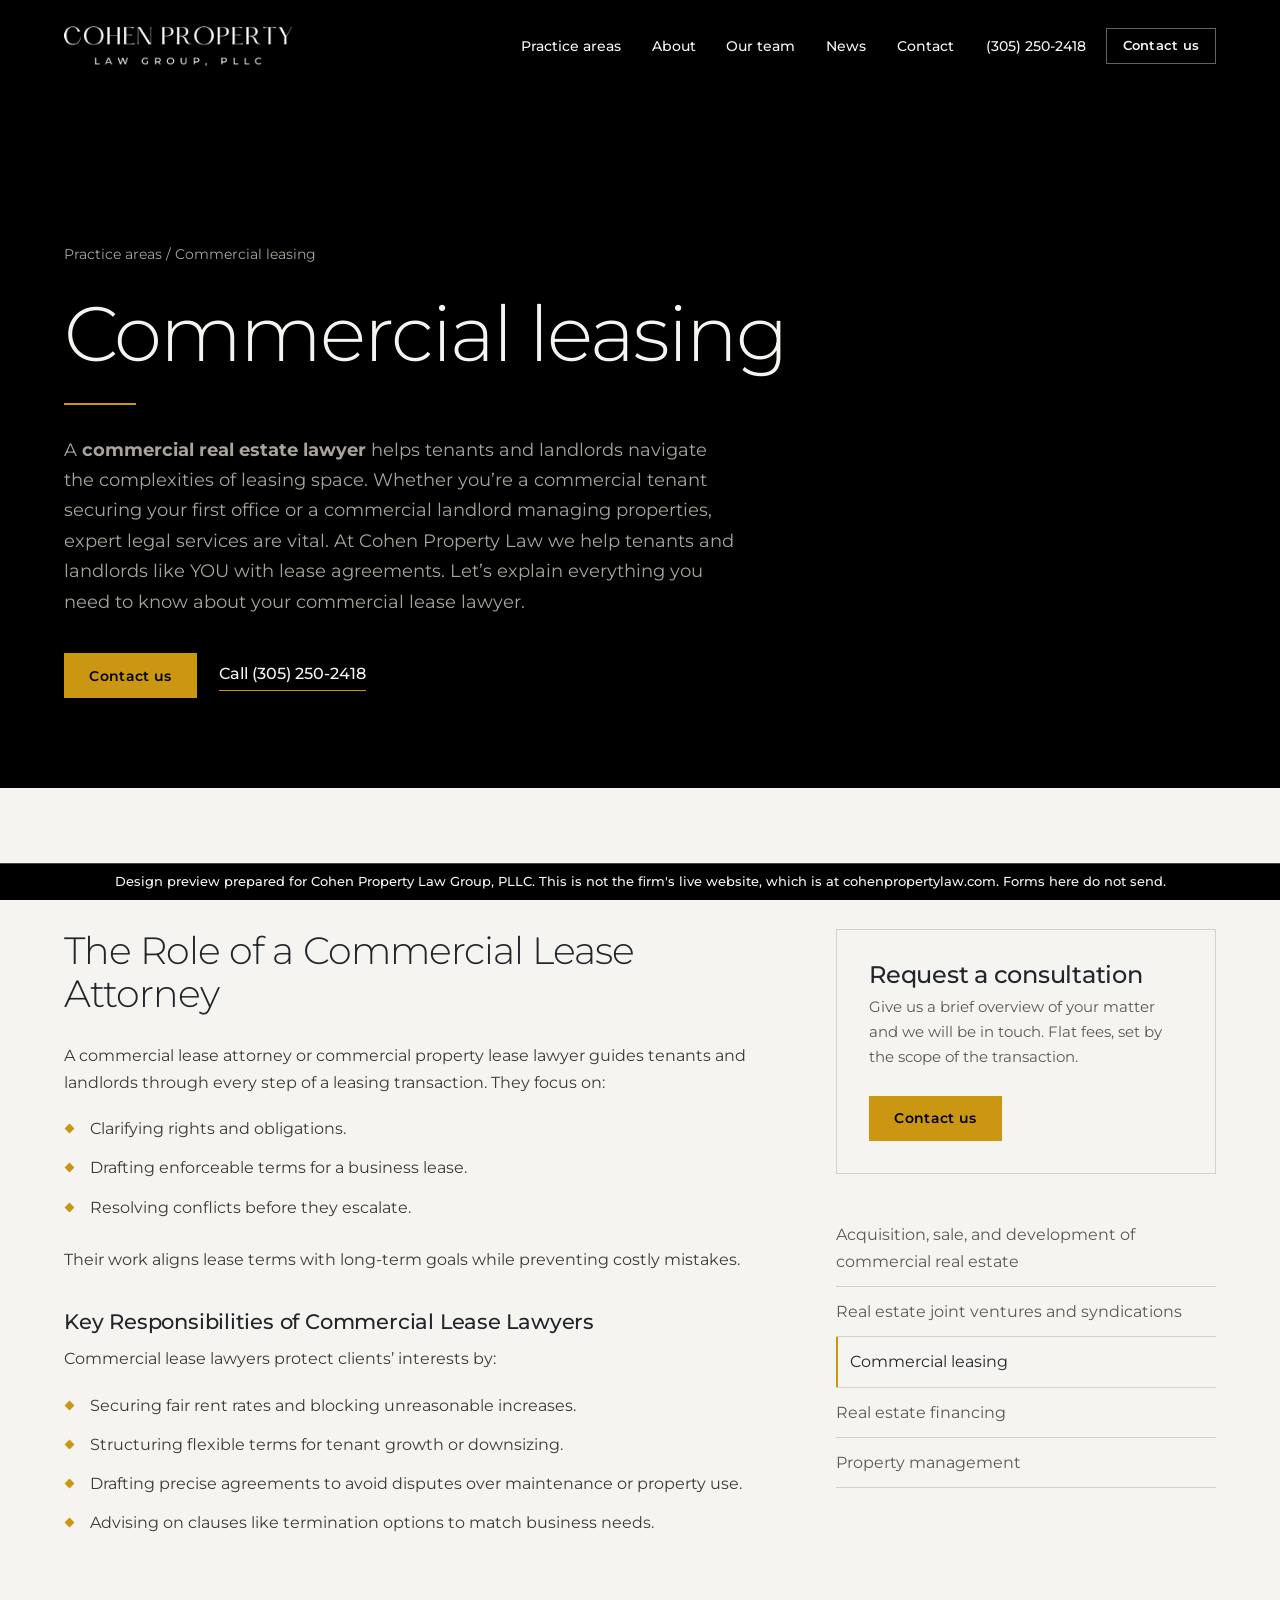
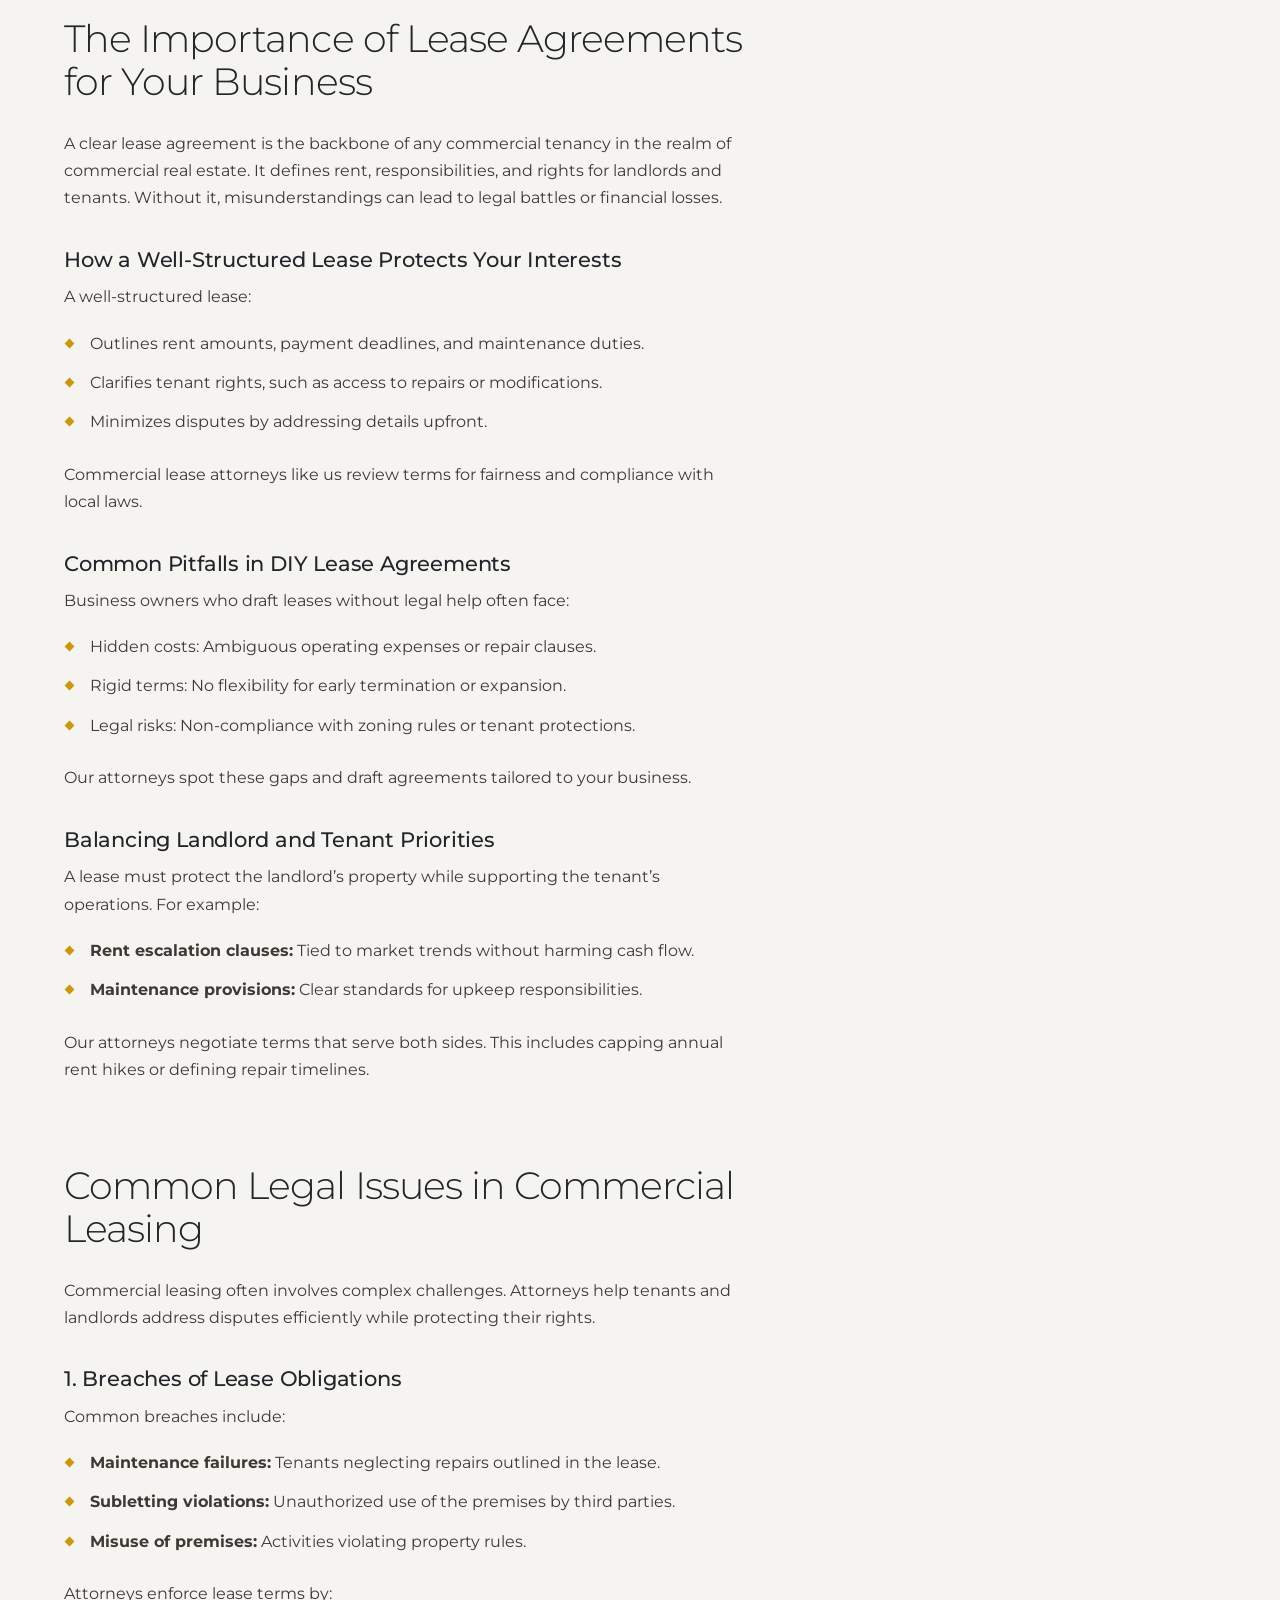
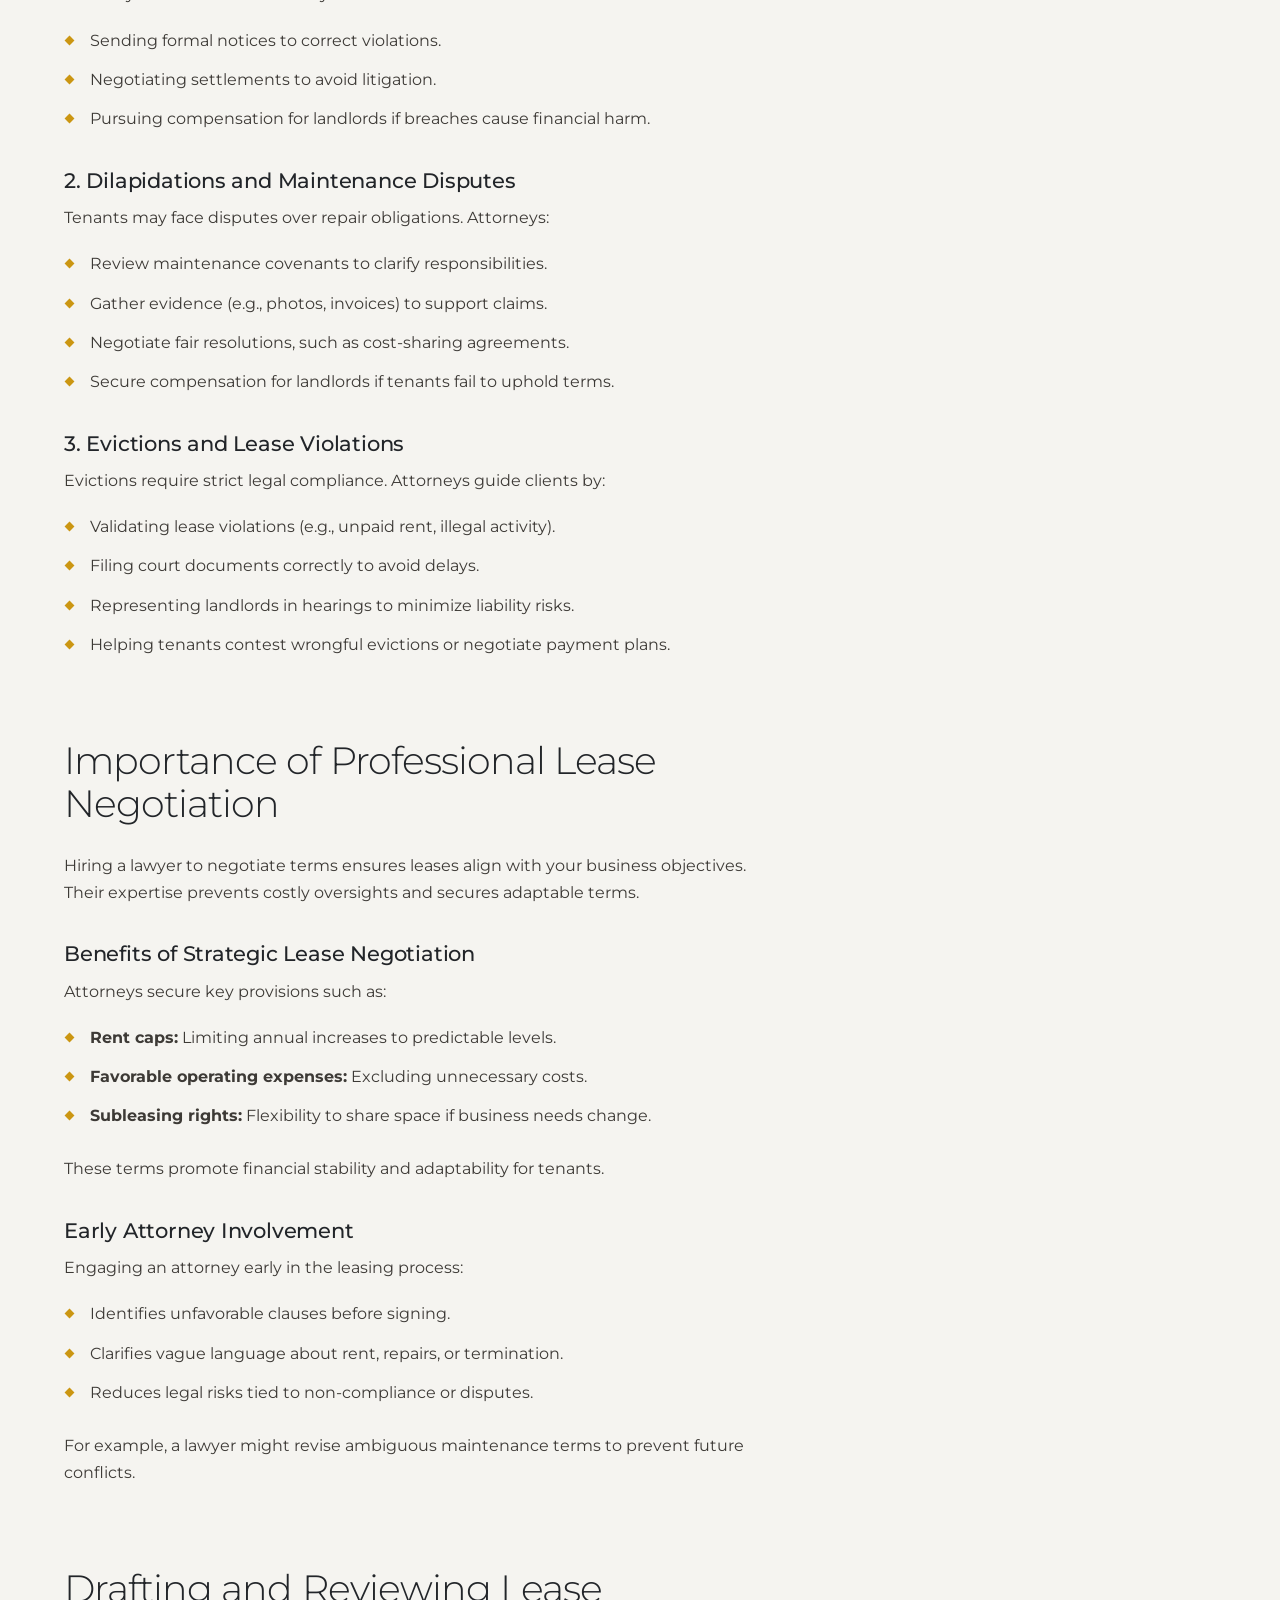
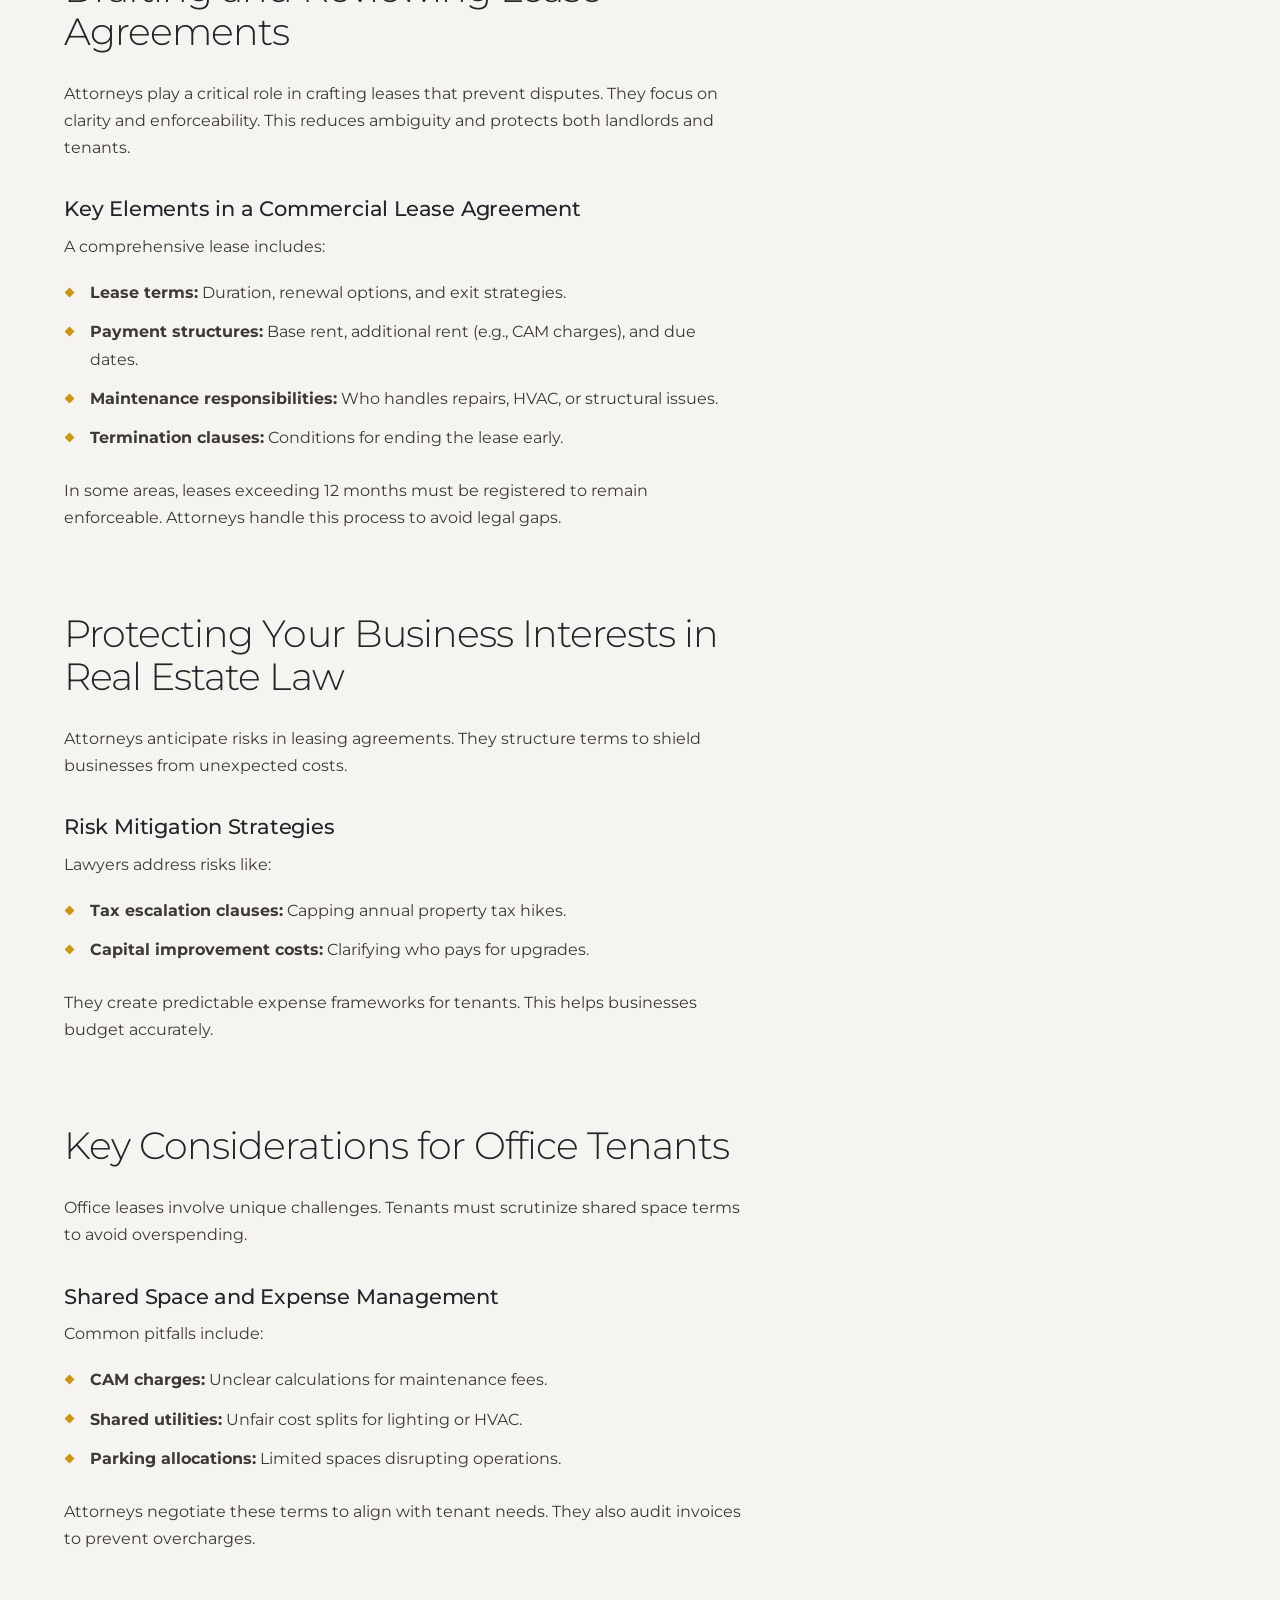
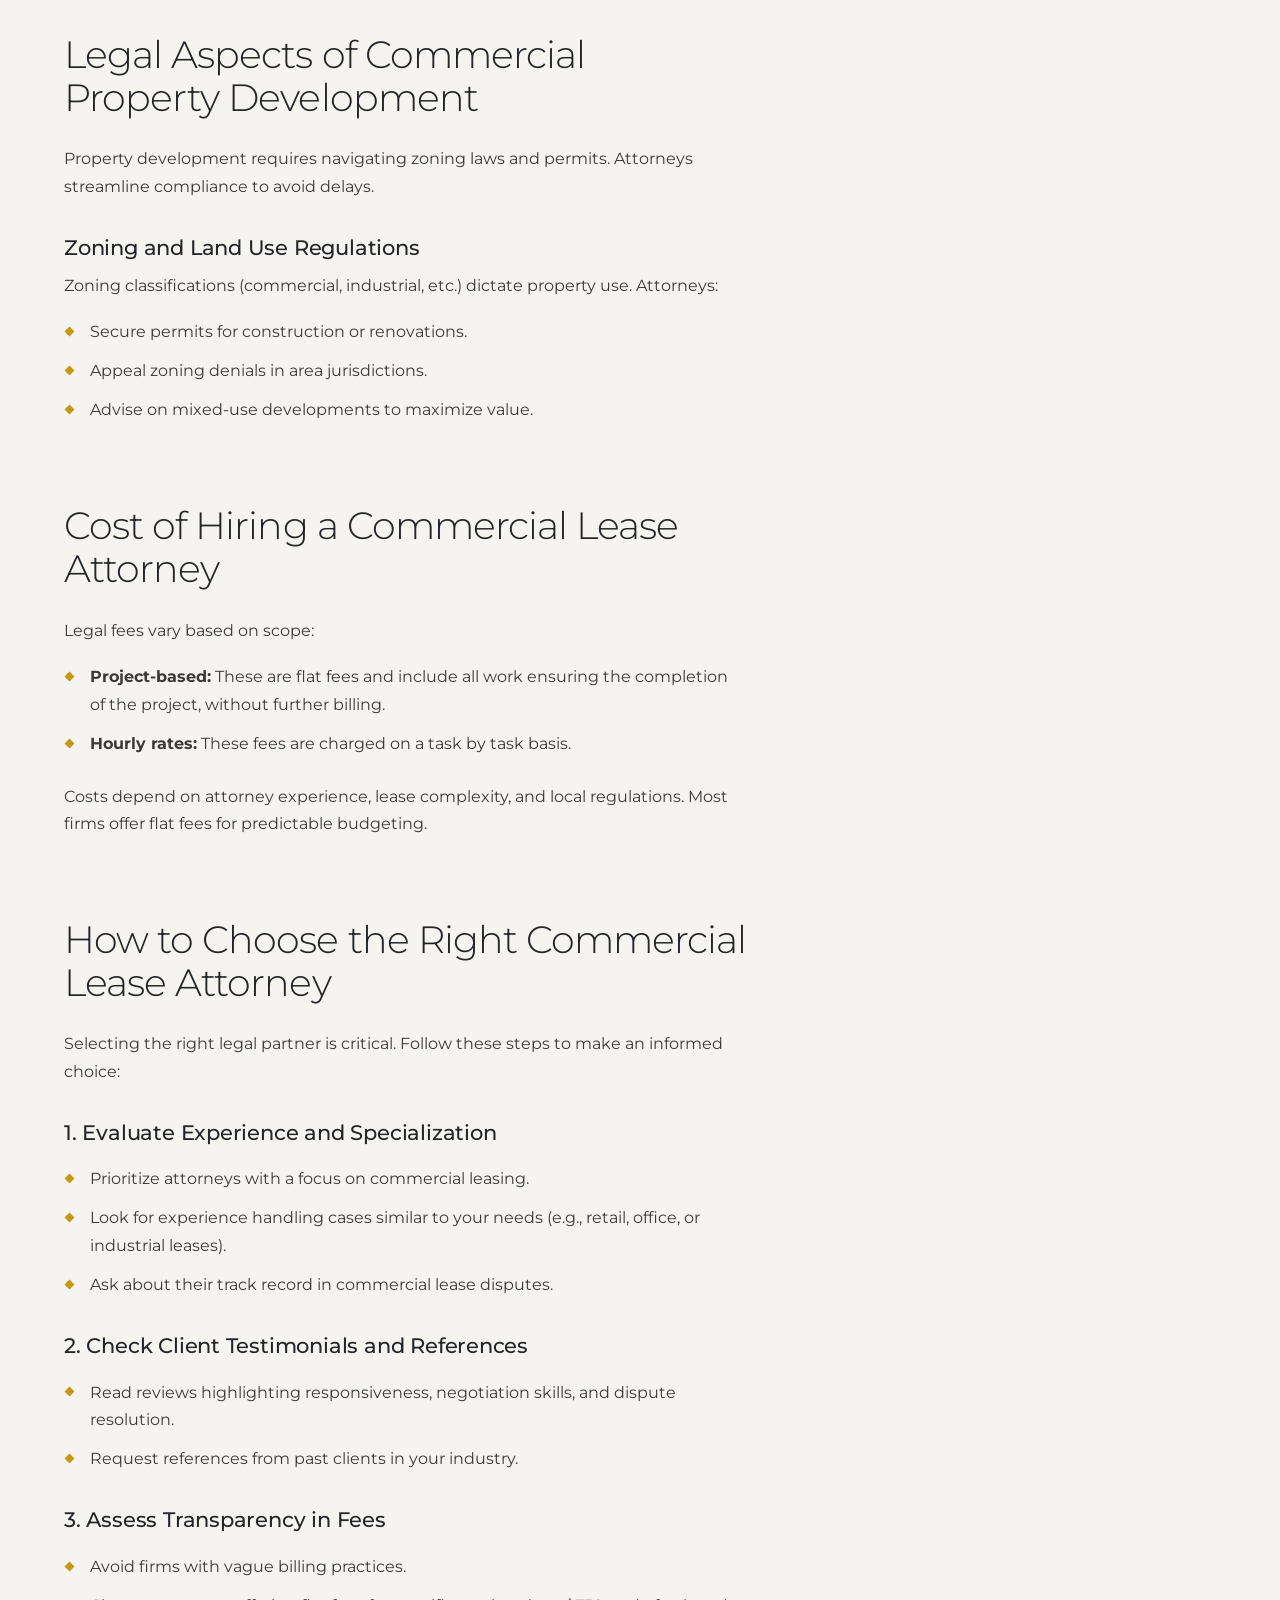
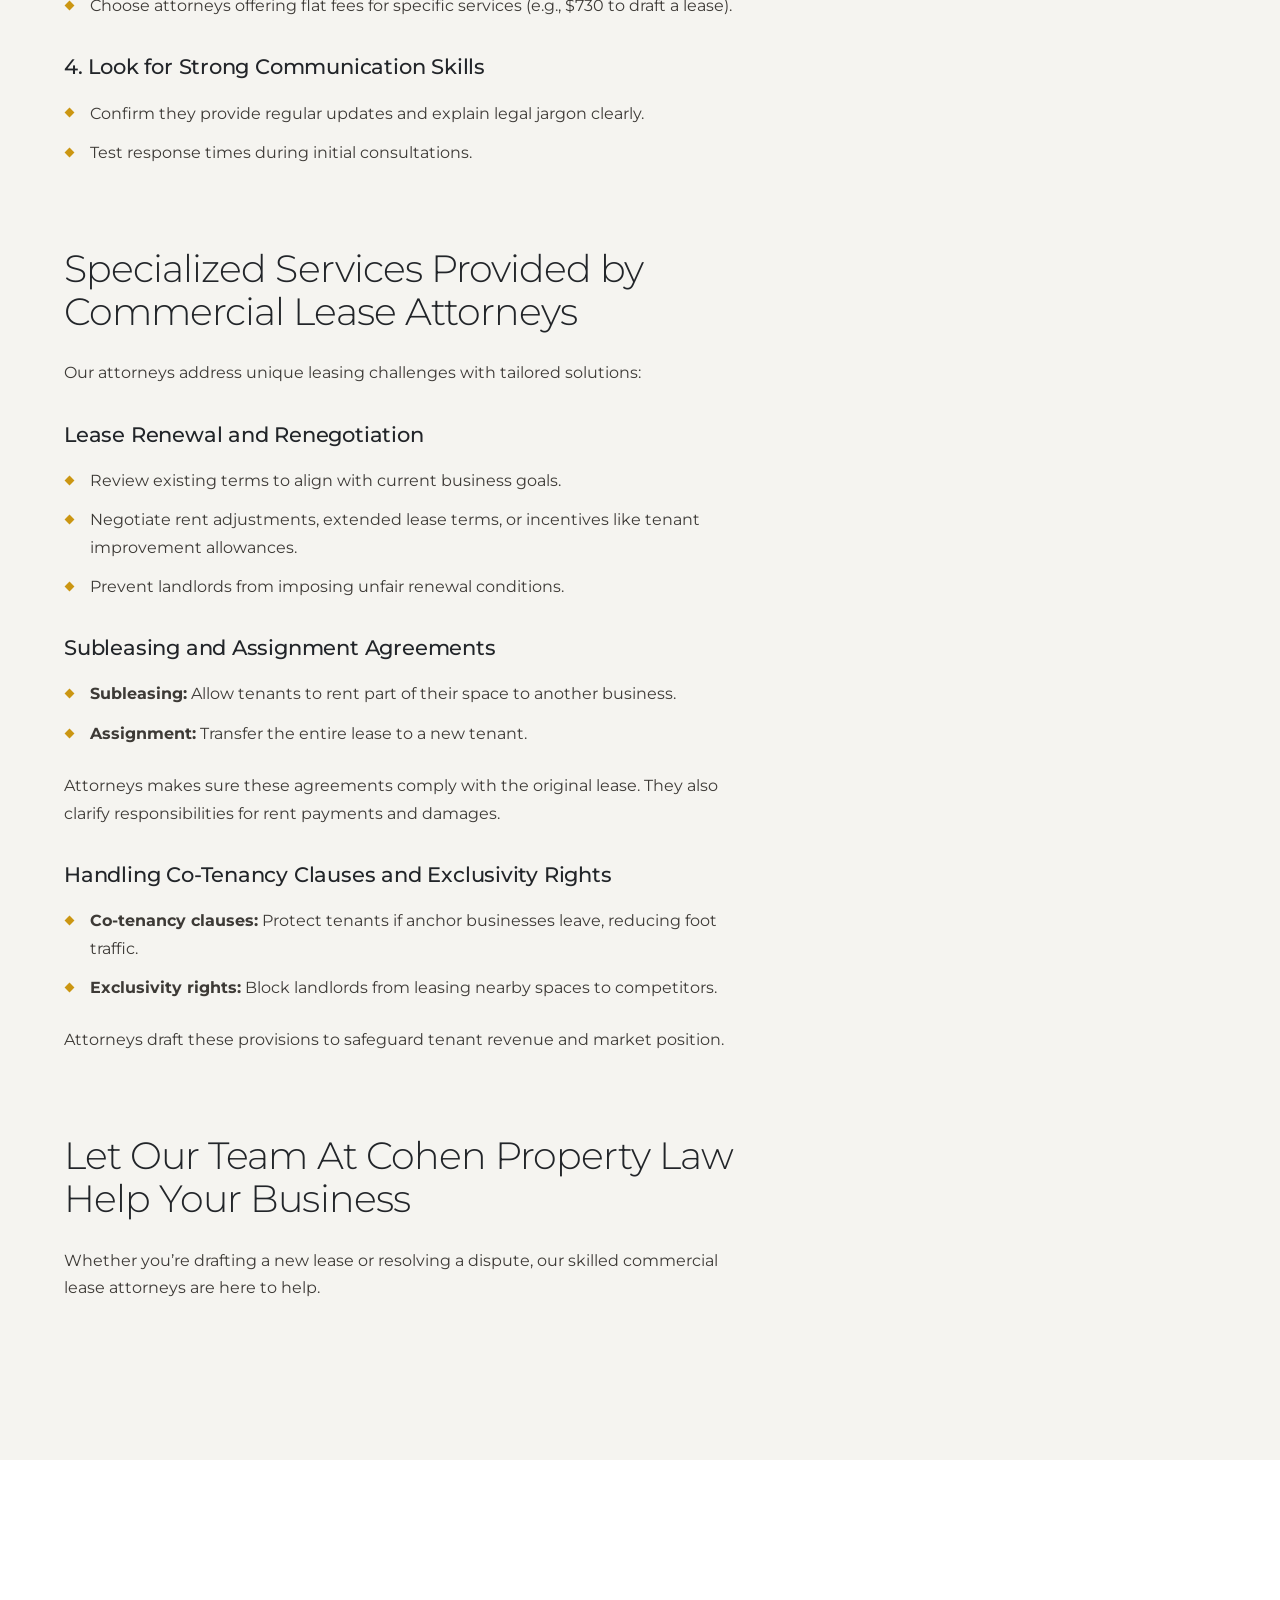
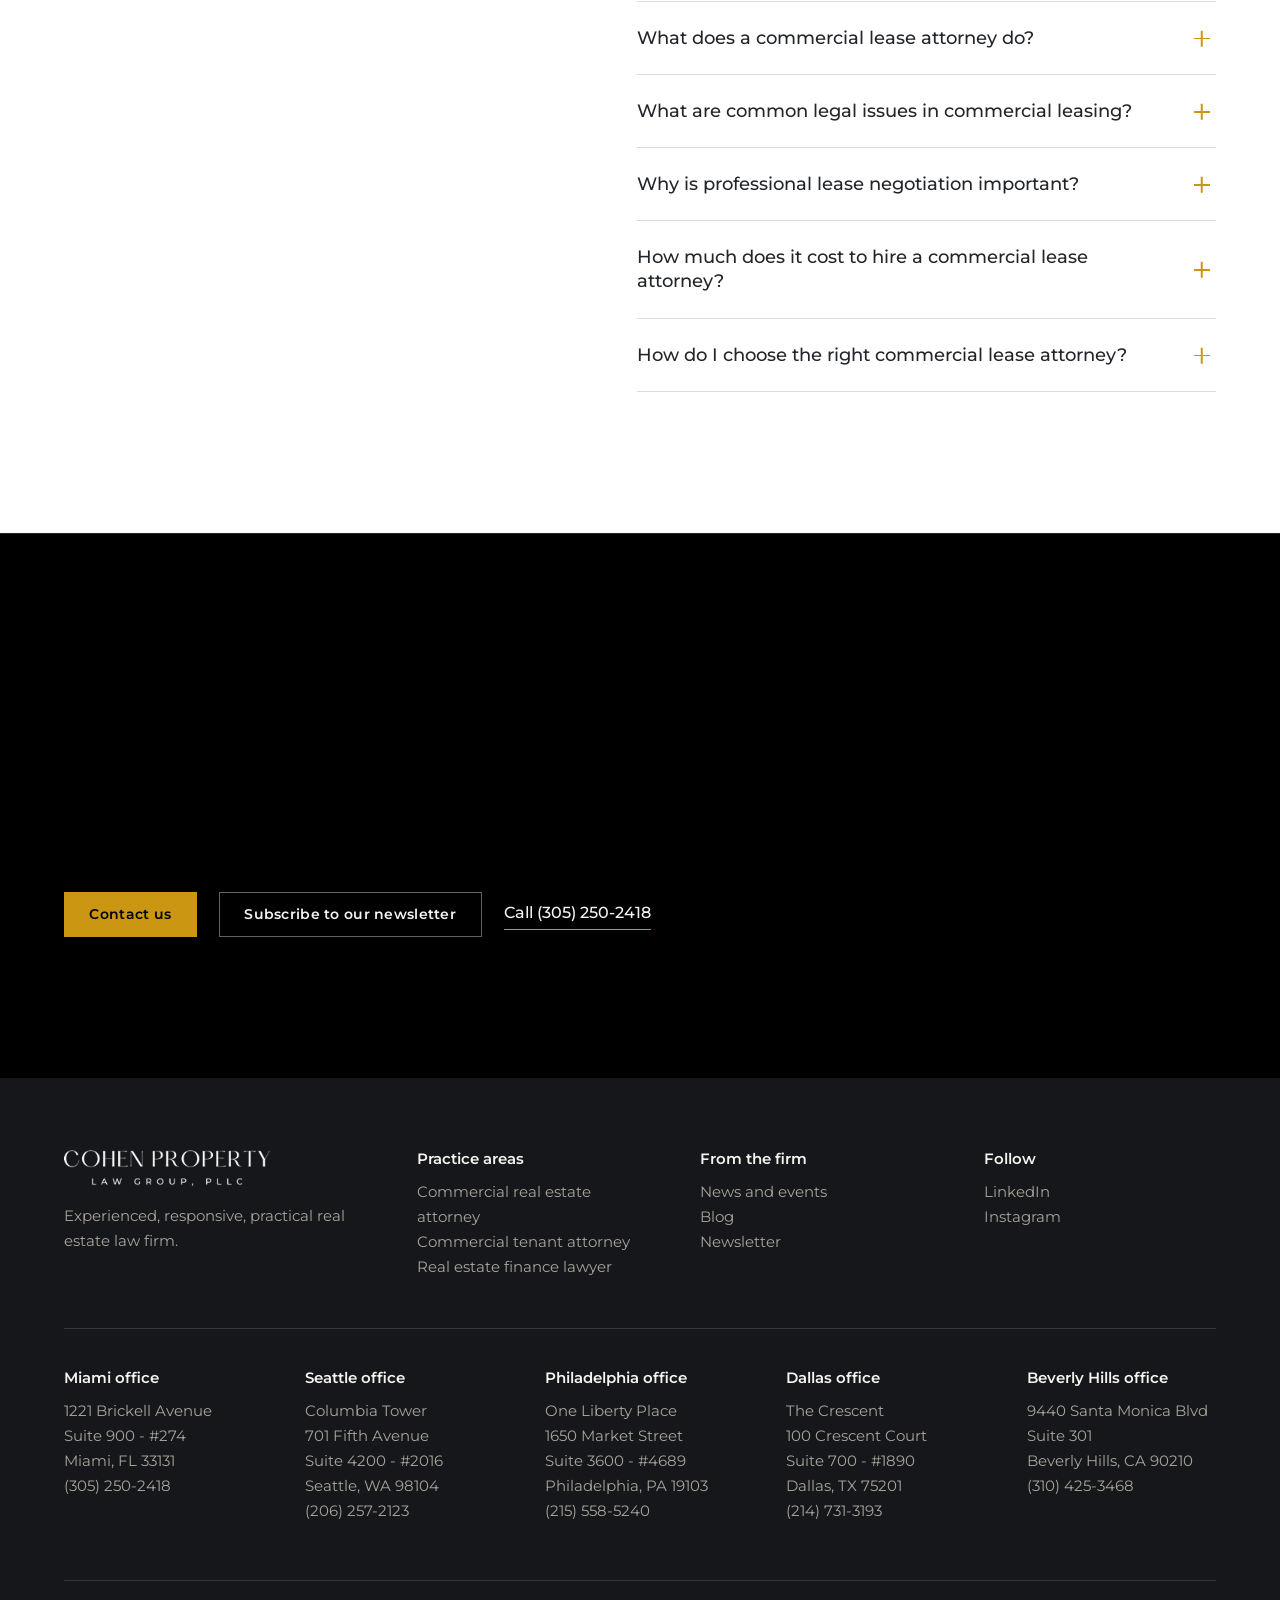
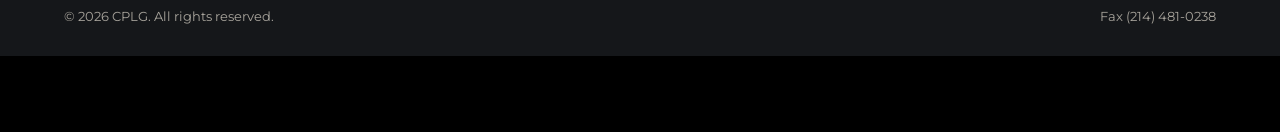
<file: commercial-lease-attorney.html>
<!doctype html>
<html lang="en">
<head>
<meta charset="utf-8">
<meta name="viewport" content="width=device-width, initial-scale=1">
<meta name="robots" content="noindex">
<title>Commercial Lease Lawyer I Best Commercial Lease Attorneys For Tenants And Landlords</title>
<meta name="description" content="Protect your business with our commercial lease lawyers from Cohen Property Law. Expert in drafting, negotiating, and reviewing lease agreements to ensure fair terms.">
<link rel="preconnect" href="https://fonts.googleapis.com">
<link rel="preconnect" href="https://fonts.gstatic.com" crossorigin>
<link href="https://fonts.googleapis.com/css2?family=Montserrat:wght@300;400;500;600&display=swap" rel="stylesheet">
<script>document.documentElement.classList.add('js')</script>
<link rel="stylesheet" href="assets/site.css?v=f8036eed">
</head>
<body>
<aside class="preview-note" role="note">Design preview prepared for Cohen Property Law Group, PLLC. This is not the firm's live website, which is at cohenpropertylaw.com. Forms here do not send.</aside>
<a class="skip" href="#main">Skip to content</a>

<svg width="0" height="0" style="position:absolute" aria-hidden="true"><symbol id="arrow" viewBox="0 0 24 24" fill="none" stroke="currentColor" stroke-width="1.5"><path d="M4 12h16M14 6l6 6-6 6"/></symbol></svg>

<!-- Links to pages not yet rebuilt (news posts, office pages, blog) point at the live site. -->
<header class="header" id="header">
  <div class="wrap">
    <a class="logo" href="index.html" aria-label="Cohen Property Law Group home"><img src="assets/logo.png" width="274" height="48" alt="Cohen Property Law Group, PLLC"></a>
    <button class="menu-btn" id="menuBtn" aria-expanded="false" aria-controls="nav">Menu</button>
    <nav class="nav" id="nav" aria-label="Main">
      <a href="index.html#practice">Practice areas</a>
      <a href="about.html">About</a>
      <a href="team.html">Our team</a>
      <a href="news.html">News</a>
      <a href="contact.html">Contact</a>
    </nav>
    <div class="header-cta">
      <a href="tel:+13052502418">(305) 250-2418</a>
      <a class="btn btn--ghost" href="contact.html">Contact us</a>
    </div>
  </div>
</header>

<main id="main">

<section class="page-hero">
  <div class="wrap">
    <p class="crumbs"><a href="index.html#practice">Practice areas</a> / Commercial leasing</p>
    <h1><span class="line" style="--i:0"><span>Commercial leasing</span></span></h1>
    <i class="rule"></i>
    <p class="lede">A <strong>commercial real estate lawyer</strong> helps tenants and landlords navigate the complexities of leasing space. Whether you’re a commercial tenant securing your first office or a commercial landlord managing properties, expert legal services are vital. At Cohen Property Law we help tenants and landlords like YOU with lease agreements. Let’s explain everything you need to know about your commercial lease lawyer.</p>
    <div class="hero-actions">
      <a class="btn" href="contact.html">Contact us</a>
      <a class="link" href="tel:+13052502418">Call (305) 250-2418</a>
    </div>
  </div>
</section>

<section class="on-paper">
  <div class="wrap article">
    <div class="prose">
      <h2>The Role of a Commercial Lease Attorney</h2>
      <p>A commercial lease attorney or commercial property lease lawyer guides tenants and landlords through every step of a leasing transaction. They focus on:</p>
      <ul class="ticks"><li>Clarifying rights and obligations.</li><li>Drafting enforceable terms for a business lease.</li><li>Resolving conflicts before they escalate.</li></ul>
      <p>Their work aligns lease terms with long-term goals while preventing costly mistakes.</p>
      <h3>Key Responsibilities of Commercial Lease Lawyers</h3>
      <p>Commercial lease lawyers protect clients’ interests by:</p>
      <ul class="ticks"><li>Securing fair rent rates and blocking unreasonable increases.</li><li>Structuring flexible terms for tenant growth or downsizing.</li><li>Drafting precise agreements to avoid disputes over maintenance or property use.</li><li>Advising on clauses like termination options to match business needs.</li></ul>
      <h2>The Importance of Lease Agreements for Your Business</h2>
      <p>A clear lease agreement is the backbone of any commercial tenancy in the realm of commercial real estate. It defines rent, responsibilities, and rights for landlords and tenants. Without it, misunderstandings can lead to legal battles or financial losses.</p>
      <h3>How a Well-Structured Lease Protects Your Interests</h3>
      <p>A well-structured lease:</p>
      <ul class="ticks"><li>Outlines rent amounts, payment deadlines, and maintenance duties.</li><li>Clarifies tenant rights, such as access to repairs or modifications.</li><li>Minimizes disputes by addressing details upfront.</li></ul>
      <p>Commercial lease attorneys like us review terms for fairness and compliance with local laws.</p>
      <h3>Common Pitfalls in DIY Lease Agreements</h3>
      <p>Business owners who draft leases without legal help often face:</p>
      <ul class="ticks"><li>Hidden costs: Ambiguous operating expenses or repair clauses.</li><li>Rigid terms: No flexibility for early termination or expansion.</li><li>Legal risks: Non-compliance with zoning rules or tenant protections.</li></ul>
      <p>Our attorneys spot these gaps and draft agreements tailored to your business.</p>
      <h3>Balancing Landlord and Tenant Priorities</h3>
      <p>A lease must protect the landlord’s property while supporting the tenant’s operations. For example:</p>
      <ul class="ticks"><li><strong>Rent escalation clauses:</strong> Tied to market trends without harming cash flow.</li><li><strong>Maintenance provisions:</strong> Clear standards for upkeep responsibilities.</li></ul>
      <p>Our attorneys negotiate terms that serve both sides. This includes capping annual rent hikes or defining repair timelines.</p>
      <h2>Common Legal Issues in Commercial Leasing</h2>
      <p>Commercial leasing often involves complex challenges. Attorneys help tenants and landlords address disputes efficiently while protecting their rights.</p>
      <h3>1. Breaches of Lease Obligations</h3>
      <p>Common breaches include:</p>
      <ul class="ticks"><li><strong>Maintenance failures:</strong> Tenants neglecting repairs outlined in the lease.</li><li><strong>Subletting violations:</strong> Unauthorized use of the premises by third parties.</li><li><strong>Misuse of premises:</strong> Activities violating property rules.</li></ul>
      <p>Attorneys enforce lease terms by:</p>
      <ul class="ticks"><li>Sending formal notices to correct violations.</li><li>Negotiating settlements to avoid litigation.</li><li>Pursuing compensation for landlords if breaches cause financial harm.</li></ul>
      <h3>2. Dilapidations and Maintenance Disputes</h3>
      <p>Tenants may face disputes over repair obligations. Attorneys:</p>
      <ul class="ticks"><li>Review maintenance covenants to clarify responsibilities.</li><li>Gather evidence (e.g., photos, invoices) to support claims.</li><li>Negotiate fair resolutions, such as cost-sharing agreements.</li><li>Secure compensation for landlords if tenants fail to uphold terms.</li></ul>
      <h3>3. Evictions and Lease Violations</h3>
      <p>Evictions require strict legal compliance. Attorneys guide clients by:</p>
      <ul class="ticks"><li>Validating lease violations (e.g., unpaid rent, illegal activity).</li><li>Filing court documents correctly to avoid delays.</li><li>Representing landlords in hearings to minimize liability risks.</li><li>Helping tenants contest wrongful evictions or negotiate payment plans.</li></ul>
      <h2>Importance of Professional Lease Negotiation</h2>
      <p>Hiring a lawyer to negotiate terms ensures leases align with your business objectives. Their expertise prevents costly oversights and secures adaptable terms.</p>
      <h3>Benefits of Strategic Lease Negotiation</h3>
      <p>Attorneys secure key provisions such as:</p>
      <ul class="ticks"><li><strong>Rent caps:</strong> Limiting annual increases to predictable levels.</li><li><strong>Favorable operating expenses:</strong> Excluding unnecessary costs.</li><li><strong>Subleasing rights:</strong> Flexibility to share space if business needs change.</li></ul>
      <p>These terms promote financial stability and adaptability for tenants.</p>
      <h3>Early Attorney Involvement</h3>
      <p>Engaging an attorney early in the leasing process:</p>
      <ul class="ticks"><li>Identifies unfavorable clauses before signing.</li><li>Clarifies vague language about rent, repairs, or termination.</li><li>Reduces legal risks tied to non-compliance or disputes.</li></ul>
      <p>For example, a lawyer might revise ambiguous maintenance terms to prevent future conflicts.</p>
      <h2>Drafting and Reviewing Lease Agreements</h2>
      <p>Attorneys play a critical role in crafting leases that prevent disputes. They focus on clarity and enforceability. This reduces ambiguity and protects both landlords and tenants.</p>
      <h3>Key Elements in a Commercial Lease Agreement</h3>
      <p>A comprehensive lease includes:</p>
      <ul class="ticks"><li><strong>Lease terms:</strong> Duration, renewal options, and exit strategies.</li><li><strong>Payment structures:</strong> Base rent, additional rent (e.g., CAM charges), and due dates.</li><li><strong>Maintenance responsibilities:</strong> Who handles repairs, HVAC, or structural issues.</li><li><strong>Termination clauses:</strong> Conditions for ending the lease early.</li></ul>
      <p>In some areas, leases exceeding 12 months must be registered to remain enforceable. Attorneys handle this process to avoid legal gaps.</p>
      <h2>Protecting Your Business Interests in Real Estate Law</h2>
      <p>Attorneys anticipate risks in leasing agreements. They structure terms to shield businesses from unexpected costs.</p>
      <h3>Risk Mitigation Strategies</h3>
      <p>Lawyers address risks like:</p>
      <ul class="ticks"><li><strong>Tax escalation clauses:</strong> Capping annual property tax hikes.</li><li><strong>Capital improvement costs:</strong> Clarifying who pays for upgrades.</li></ul>
      <p>They create predictable expense frameworks for tenants. This helps businesses budget accurately.</p>
      <h2>Key Considerations for Office Tenants</h2>
      <p>Office leases involve unique challenges. Tenants must scrutinize shared space terms to avoid overspending.</p>
      <h3>Shared Space and Expense Management</h3>
      <p>Common pitfalls include:</p>
      <ul class="ticks"><li><strong>CAM charges:</strong> Unclear calculations for maintenance fees.</li><li><strong>Shared utilities:</strong> Unfair cost splits for lighting or HVAC.</li><li><strong>Parking allocations:</strong> Limited spaces disrupting operations.</li></ul>
      <p>Attorneys negotiate these terms to align with tenant needs. They also audit invoices to prevent overcharges.</p>
      <h2>Legal Aspects of Commercial Property Development</h2>
      <p>Property development requires navigating zoning laws and permits. Attorneys streamline compliance to avoid delays.</p>
      <h3>Zoning and Land Use Regulations</h3>
      <p>Zoning classifications (commercial, industrial, etc.) dictate property use. Attorneys:</p>
      <ul class="ticks"><li>Secure permits for construction or renovations.</li><li>Appeal zoning denials in area jurisdictions.</li><li>Advise on mixed-use developments to maximize value.</li></ul>
      <h2>Cost of Hiring a Commercial Lease Attorney</h2>
      <p>Legal fees vary based on scope:</p>
      <ul class="ticks"><li><strong>Project-based:</strong> These are flat fees and include all work ensuring the completion of the project, without further billing.</li><li><strong>Hourly rates:</strong> These fees are charged on a task by task basis.</li></ul>
      <p>Costs depend on attorney experience, lease complexity, and local regulations. Most firms offer flat fees for predictable budgeting.</p>
      <h2>How to Choose the Right Commercial Lease Attorney</h2>
      <p>Selecting the right legal partner is critical. Follow these steps to make an informed choice:</p>
      <h3>1. Evaluate Experience and Specialization</h3>
      <ul class="ticks"><li>Prioritize attorneys with a focus on commercial leasing.</li><li>Look for experience handling cases similar to your needs (e.g., retail, office, or industrial leases).</li><li>Ask about their track record in commercial lease disputes.</li></ul>
      <h3>2. Check Client Testimonials and References</h3>
      <ul class="ticks"><li>Read reviews highlighting responsiveness, negotiation skills, and dispute resolution.</li><li>Request references from past clients in your industry.</li></ul>
      <h3>3. Assess Transparency in Fees</h3>
      <ul class="ticks"><li>Avoid firms with vague billing practices.</li><li>Choose attorneys offering flat fees for specific services (e.g., $730 to draft a lease).</li></ul>
      <h3>4. Look for Strong Communication Skills</h3>
      <ul class="ticks"><li>Confirm they provide regular updates and explain legal jargon clearly.</li><li>Test response times during initial consultations.</li></ul>
      <h2>Specialized Services Provided by Commercial Lease Attorneys</h2>
      <p>Our attorneys address unique leasing challenges with tailored solutions:</p>
      <h3>Lease Renewal and Renegotiation</h3>
      <ul class="ticks"><li>Review existing terms to align with current business goals.</li><li>Negotiate rent adjustments, extended lease terms, or incentives like tenant improvement allowances.</li><li>Prevent landlords from imposing unfair renewal conditions.</li></ul>
      <h3>Subleasing and Assignment Agreements</h3>
      <ul class="ticks"><li><strong>Subleasing:</strong> Allow tenants to rent part of their space to another business.</li><li><strong>Assignment:</strong> Transfer the entire lease to a new tenant.</li></ul>
      <p>Attorneys makes sure these agreements comply with the original lease. They also clarify responsibilities for rent payments and damages.</p>
      <h3>Handling Co-Tenancy Clauses and Exclusivity Rights</h3>
      <ul class="ticks"><li><strong>Co-tenancy clauses:</strong> Protect tenants if anchor businesses leave, reducing foot traffic.</li><li><strong>Exclusivity rights:</strong> Block landlords from leasing nearby spaces to competitors.</li></ul>
      <p>Attorneys draft these provisions to safeguard tenant revenue and market position.</p>
      <h2>Let Our Team At Cohen Property Law Help Your Business</h2>
      <p>Whether you’re drafting a new lease or resolving a dispute, our skilled commercial lease attorneys are here to help.</p>
    </div>

    <aside class="aside">
      <div class="card">
        <h2>Request a consultation</h2>
        <p>Give us a brief overview of your matter and we will be in touch. Flat fees, set by the scope of the transaction.</p>
        <a class="btn" href="contact.html">Contact us</a>
      </div>
      <nav aria-label="Practice areas">
        <ul class="sidelist">
          <li><a href="acquisition-sale-of-commercial-real-estate.html">Acquisition, sale, and development of commercial real estate</a></li>
          <li><a href="real-estate-joint-ventures-and-syndications.html">Real estate joint ventures and syndications</a></li>
          <li><a href="commercial-lease-attorney.html" aria-current="page">Commercial leasing</a></li>
          <li><a href="real-estate-financing.html">Real estate financing</a></li>
          <li><a href="property-management-attorney.html">Property management</a></li>
        </ul>
      </nav>
    </aside>
  </div>
</section>

<section class="on-paper alt">
  <div class="wrap split">
    <div><h2 class="rv">Frequently asked questions</h2><i class="rule"></i></div>
    <div class="faq">
      <details><summary>What does a commercial lease attorney do?</summary><div class="prose"><p>A commercial lease attorney drafts, reviews, and negotiates lease terms. They resolve disputes over rent, repairs, or breaches. Their expertise makes sure to comply with laws while protecting tenant and landlord rights.</p></div></details>
      <details><summary>What are common legal issues in commercial leasing?</summary><div class="prose"><p>Common issues include rent disputes, maintenance conflicts, and evictions. Attorneys help by enforcing lease terms, negotiating settlements, or representing clients in court.</p></div></details>
      <details><summary>Why is professional lease negotiation important?</summary><div class="prose"><p>Attorneys secure favorable terms like rent caps and flexible exit clauses. This minimizes financial risks and adapts leases to business growth or market changes.</p></div></details>
      <details><summary>How much does it cost to hire a commercial lease attorney?</summary><div class="prose"><p>Costs range for project-based work (e.g., drafting a lease) to hourly billing for ongoing support. Fees depend on lease complexity and attorney experience.</p></div></details>
      <details><summary>How do I choose the right commercial lease attorney?</summary><div class="prose"><p>Choose an attorney with leasing experience, transparent fees, and strong client reviews. Prioritize firms familiar with local real estate laws and local regulations.</p></div></details>
    </div>
  </div>
</section>

<section class="closing" id="contact">
  <div class="wrap">
    <h2 class="rv">It is our privilege to serve your real estate needs.</h2><i class="rule"></i>
    <div class="hero-actions">
      <a class="btn" href="contact.html">Contact us</a>
      <a class="btn btn--ghost" href="https://lp.constantcontactpages.com/sl/hlsqZJL/cohenpropertylawgroup">Subscribe to our newsletter</a>
      <a class="link" href="tel:+13052502418">Call (305) 250-2418</a>
    </div>
  </div>
</section>

</main>

<footer>
  <div class="wrap">
    <div class="foot">
      <div>
        <img src="assets/logo.png" width="274" height="48" alt="Cohen Property Law Group, PLLC" loading="lazy">
        <p>Experienced, responsive, practical real estate law firm.</p>
      </div>
      <div>
        <h3>Practice areas</h3>
        <ul>
          <li><a href="https://cohenpropertylaw.com/commercial-real-estate-attorney/">Commercial real estate attorney</a></li>
          <li><a href="https://cohenpropertylaw.com/commercial-tenant-attorney/">Commercial tenant attorney</a></li>
          <li><a href="https://cohenpropertylaw.com/real-estate-finance-lawyer/">Real estate finance lawyer</a></li>
        </ul>
      </div>
      <div>
        <h3>From the firm</h3>
        <ul>
          <li><a href="news.html">News and events</a></li>
          <li><a href="https://cohenpropertylaw.com/blog/">Blog</a></li>
          <li><a href="https://lp.constantcontactpages.com/sl/hlsqZJL/cohenpropertylawgroup">Newsletter</a></li>
        </ul>
      </div>
      <div>
        <h3>Follow</h3>
        <ul>
          <li><a href="https://www.linkedin.com/company/cohen-property-law-group/">LinkedIn</a></li>
          <li><a href="https://www.instagram.com/cohenpropertylawgroup/">Instagram</a></li>
        </ul>
      </div>
    </div>
    <div class="foot foot--offices">
      <div>
        <h3><a href="https://cohenpropertylaw.com/miami/">Miami office</a></h3>
        <address>1221 Brickell Avenue<br>Suite 900 - #274<br>Miami, FL 33131<br><a href="tel:+13052502418">(305) 250-2418</a></address>
      </div>
      <div>
        <h3><a href="https://cohenpropertylaw.com/seattle/">Seattle office</a></h3>
        <address>Columbia Tower<br>701 Fifth Avenue<br>Suite 4200 - #2016<br>Seattle, WA 98104<br><a href="tel:+12062572123">(206) 257-2123</a></address>
      </div>
      <div>
        <h3><a href="https://cohenpropertylaw.com/philadelphia/">Philadelphia office</a></h3>
        <address>One Liberty Place<br>1650 Market Street<br>Suite 3600 - #4689<br>Philadelphia, PA 19103<br><a href="tel:+12155585240">(215) 558-5240</a></address>
      </div>
      <div>
        <h3><a href="https://cohenpropertylaw.com/dallas/">Dallas office</a></h3>
        <address>The Crescent<br>100 Crescent Court<br>Suite 700 - #1890<br>Dallas, TX 75201<br><a href="tel:+12147313193">(214) 731-3193</a></address>
      </div>
      <div>
        <h3><a href="https://cohenpropertylaw.com/beverly-hills/">Beverly Hills office</a></h3>
        <address>9440 Santa Monica Blvd<br>Suite 301<br>Beverly Hills, CA 90210<br><a href="tel:+13104253468">(310) 425-3468</a></address>
      </div>
    </div>
    <div class="legal">
      <span>&copy; 2026 CPLG. All rights reserved.</span>
      <span style="margin-right:0">Fax (214) 481-0238</span>
    </div>
  </div>
</footer>

<script src="assets/site.js?v=f8036eed"></script>
</body>
</html>
</file>
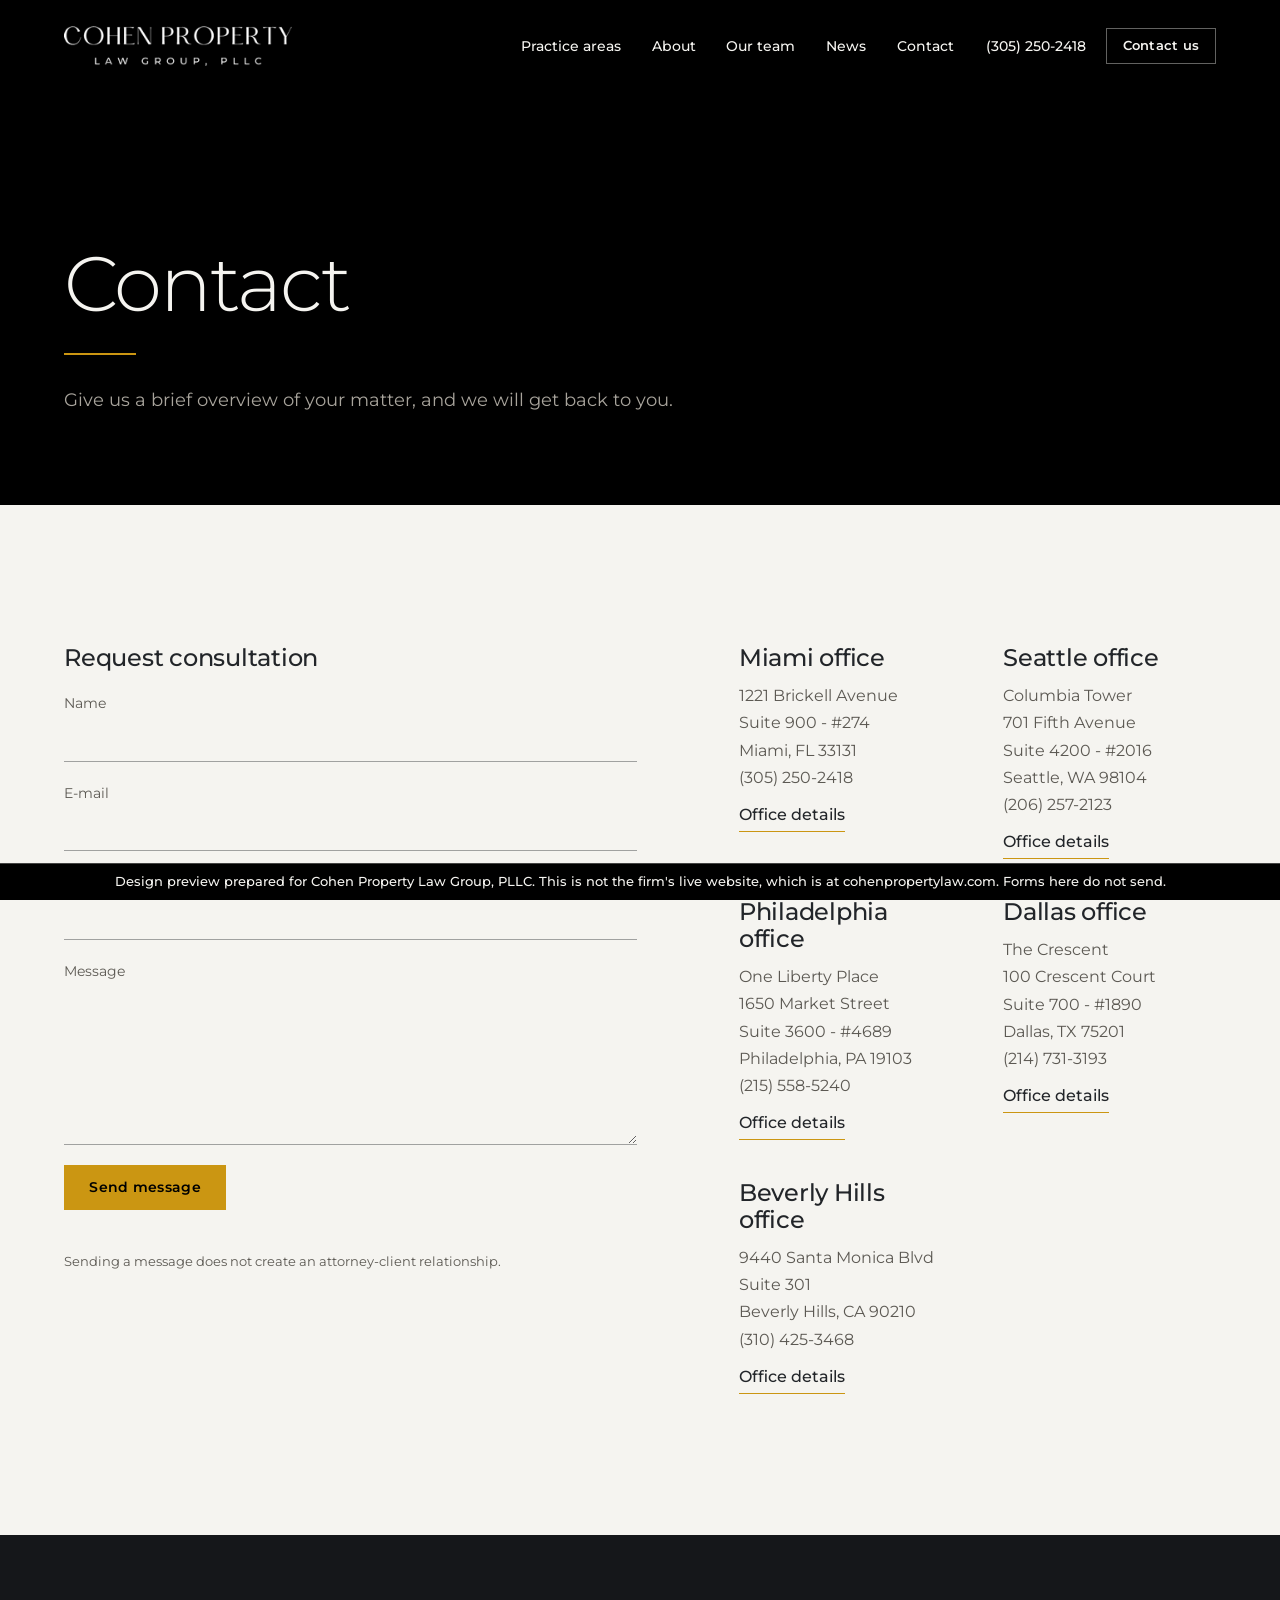
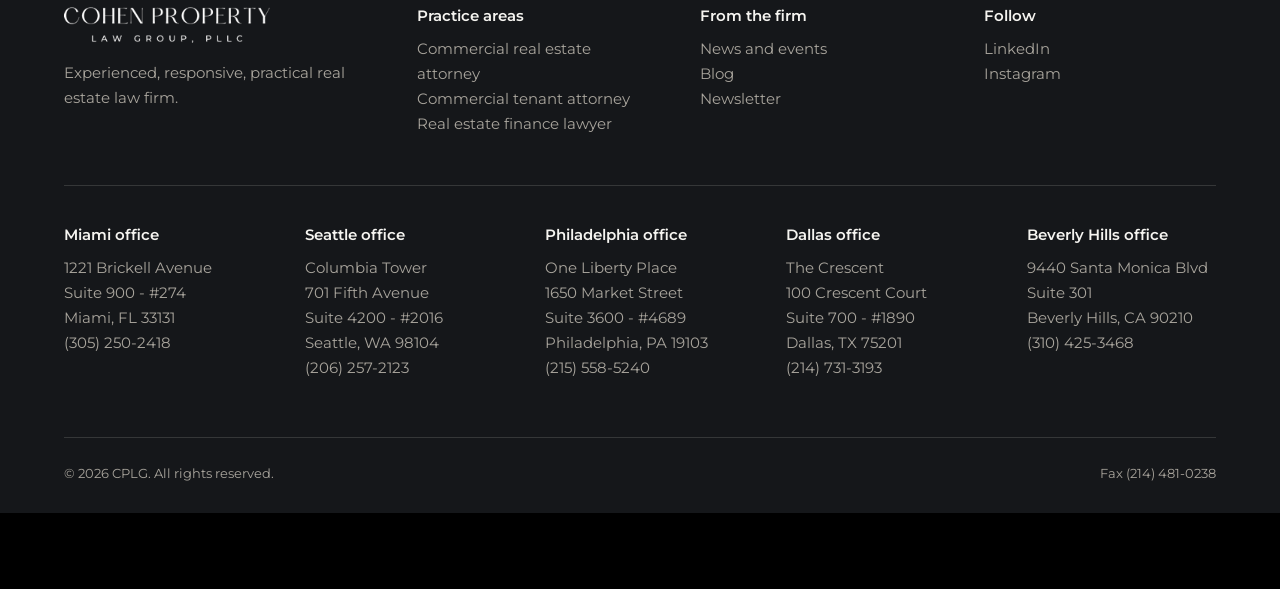
<file: contact.html>
<!doctype html>
<html lang="en">
<head>
<meta charset="utf-8">
<meta name="viewport" content="width=device-width, initial-scale=1">
<meta name="robots" content="noindex">
<title>Contact | Cohen Property Law Group</title>
<meta name="description" content="Contact Cohen Property Law Group: offices in Miami, Seattle, Philadelphia, Dallas and Beverly Hills.">
<link rel="preconnect" href="https://fonts.googleapis.com">
<link rel="preconnect" href="https://fonts.gstatic.com" crossorigin>
<link href="https://fonts.googleapis.com/css2?family=Montserrat:wght@300;400;500;600&display=swap" rel="stylesheet">
<script>document.documentElement.classList.add('js')</script>
<link rel="stylesheet" href="assets/site.css?v=f8036eed">
</head>
<body>
<aside class="preview-note" role="note">Design preview prepared for Cohen Property Law Group, PLLC. This is not the firm's live website, which is at cohenpropertylaw.com. Forms here do not send.</aside>
<a class="skip" href="#main">Skip to content</a>

<svg width="0" height="0" style="position:absolute" aria-hidden="true"><symbol id="arrow" viewBox="0 0 24 24" fill="none" stroke="currentColor" stroke-width="1.5"><path d="M4 12h16M14 6l6 6-6 6"/></symbol></svg>

<!-- Links to pages not yet rebuilt (news posts, office pages, blog) point at the live site. -->
<header class="header" id="header">
  <div class="wrap">
    <a class="logo" href="index.html" aria-label="Cohen Property Law Group home"><img src="assets/logo.png" width="274" height="48" alt="Cohen Property Law Group, PLLC"></a>
    <button class="menu-btn" id="menuBtn" aria-expanded="false" aria-controls="nav">Menu</button>
    <nav class="nav" id="nav" aria-label="Main">
      <a href="index.html#practice">Practice areas</a>
      <a href="about.html">About</a>
      <a href="team.html">Our team</a>
      <a href="news.html">News</a>
      <a href="contact.html">Contact</a>
    </nav>
    <div class="header-cta">
      <a href="tel:+13052502418">(305) 250-2418</a>
      <a class="btn btn--ghost" href="contact.html">Contact us</a>
    </div>
  </div>
</header>

<main id="main">

<section class="page-hero">
  <div class="wrap">
    <h1><span class="line" style="--i:0"><span>Contact</span></span></h1>
    <i class="rule"></i>
    <p class="lede">Give us a brief overview of your matter, and we will get back to you.</p>
  </div>
</section>

<section class="on-paper">
  <div class="wrap contact">
    <!-- ponytail: preview form, not connected; wire to the site's Contact Form 7 endpoint (with reCAPTCHA) when ported to WordPress -->
    <form class="form" data-preview>
      <h2>Request consultation</h2>
      <label>Name <input name="name" autocomplete="name" required></label>
      <label>E-mail <input name="email" type="email" autocomplete="email" required></label>
      <label>Phone <input name="phone" type="tel" autocomplete="tel" required></label>
      <label>Message <textarea name="message" rows="6" required></textarea></label>
      <button class="btn" type="submit">Send message</button>
      <output role="status"></output>
      <small>Sending a message does not create an attorney-client relationship.</small>
    </form>

    <div class="offices">
      <div>
        <h2>Miami office</h2>
        <address>1221 Brickell Avenue<br>Suite 900 - #274<br>Miami, FL 33131<br><a href="tel:+13052502418">(305) 250-2418</a></address>
        <a class="link" href="https://cohenpropertylaw.com/miami/">Office details</a>
      </div>
      <div>
        <h2>Seattle office</h2>
        <address>Columbia Tower<br>701 Fifth Avenue<br>Suite 4200 - #2016<br>Seattle, WA 98104<br><a href="tel:+12062572123">(206) 257-2123</a></address>
        <a class="link" href="https://cohenpropertylaw.com/seattle/">Office details</a>
      </div>
      <div>
        <h2>Philadelphia office</h2>
        <address>One Liberty Place<br>1650 Market Street<br>Suite 3600 - #4689<br>Philadelphia, PA 19103<br><a href="tel:+12155585240">(215) 558-5240</a></address>
        <a class="link" href="https://cohenpropertylaw.com/philadelphia/">Office details</a>
      </div>
      <div>
        <h2>Dallas office</h2>
        <address>The Crescent<br>100 Crescent Court<br>Suite 700 - #1890<br>Dallas, TX 75201<br><a href="tel:+12147313193">(214) 731-3193</a></address>
        <a class="link" href="https://cohenpropertylaw.com/dallas/">Office details</a>
      </div>
      <div>
        <h2>Beverly Hills office</h2>
        <address>9440 Santa Monica Blvd<br>Suite 301<br>Beverly Hills, CA 90210<br><a href="tel:+13104253468">(310) 425-3468</a></address>
        <a class="link" href="https://cohenpropertylaw.com/beverly-hills/">Office details</a>
      </div>
    </div>
  </div>
</section>

</main>

<footer>
  <div class="wrap">
    <div class="foot">
      <div>
        <img src="assets/logo.png" width="274" height="48" alt="Cohen Property Law Group, PLLC" loading="lazy">
        <p>Experienced, responsive, practical real estate law firm.</p>
      </div>
      <div>
        <h3>Practice areas</h3>
        <ul>
          <li><a href="https://cohenpropertylaw.com/commercial-real-estate-attorney/">Commercial real estate attorney</a></li>
          <li><a href="https://cohenpropertylaw.com/commercial-tenant-attorney/">Commercial tenant attorney</a></li>
          <li><a href="https://cohenpropertylaw.com/real-estate-finance-lawyer/">Real estate finance lawyer</a></li>
        </ul>
      </div>
      <div>
        <h3>From the firm</h3>
        <ul>
          <li><a href="news.html">News and events</a></li>
          <li><a href="https://cohenpropertylaw.com/blog/">Blog</a></li>
          <li><a href="https://lp.constantcontactpages.com/sl/hlsqZJL/cohenpropertylawgroup">Newsletter</a></li>
        </ul>
      </div>
      <div>
        <h3>Follow</h3>
        <ul>
          <li><a href="https://www.linkedin.com/company/cohen-property-law-group/">LinkedIn</a></li>
          <li><a href="https://www.instagram.com/cohenpropertylawgroup/">Instagram</a></li>
        </ul>
      </div>
    </div>
    <div class="foot foot--offices">
      <div>
        <h3><a href="https://cohenpropertylaw.com/miami/">Miami office</a></h3>
        <address>1221 Brickell Avenue<br>Suite 900 - #274<br>Miami, FL 33131<br><a href="tel:+13052502418">(305) 250-2418</a></address>
      </div>
      <div>
        <h3><a href="https://cohenpropertylaw.com/seattle/">Seattle office</a></h3>
        <address>Columbia Tower<br>701 Fifth Avenue<br>Suite 4200 - #2016<br>Seattle, WA 98104<br><a href="tel:+12062572123">(206) 257-2123</a></address>
      </div>
      <div>
        <h3><a href="https://cohenpropertylaw.com/philadelphia/">Philadelphia office</a></h3>
        <address>One Liberty Place<br>1650 Market Street<br>Suite 3600 - #4689<br>Philadelphia, PA 19103<br><a href="tel:+12155585240">(215) 558-5240</a></address>
      </div>
      <div>
        <h3><a href="https://cohenpropertylaw.com/dallas/">Dallas office</a></h3>
        <address>The Crescent<br>100 Crescent Court<br>Suite 700 - #1890<br>Dallas, TX 75201<br><a href="tel:+12147313193">(214) 731-3193</a></address>
      </div>
      <div>
        <h3><a href="https://cohenpropertylaw.com/beverly-hills/">Beverly Hills office</a></h3>
        <address>9440 Santa Monica Blvd<br>Suite 301<br>Beverly Hills, CA 90210<br><a href="tel:+13104253468">(310) 425-3468</a></address>
      </div>
    </div>
    <div class="legal">
      <span>&copy; 2026 CPLG. All rights reserved.</span>
      <span style="margin-right:0">Fax (214) 481-0238</span>
    </div>
  </div>
</footer>

<script src="assets/site.js?v=f8036eed"></script>
</body>
</html>
</file>
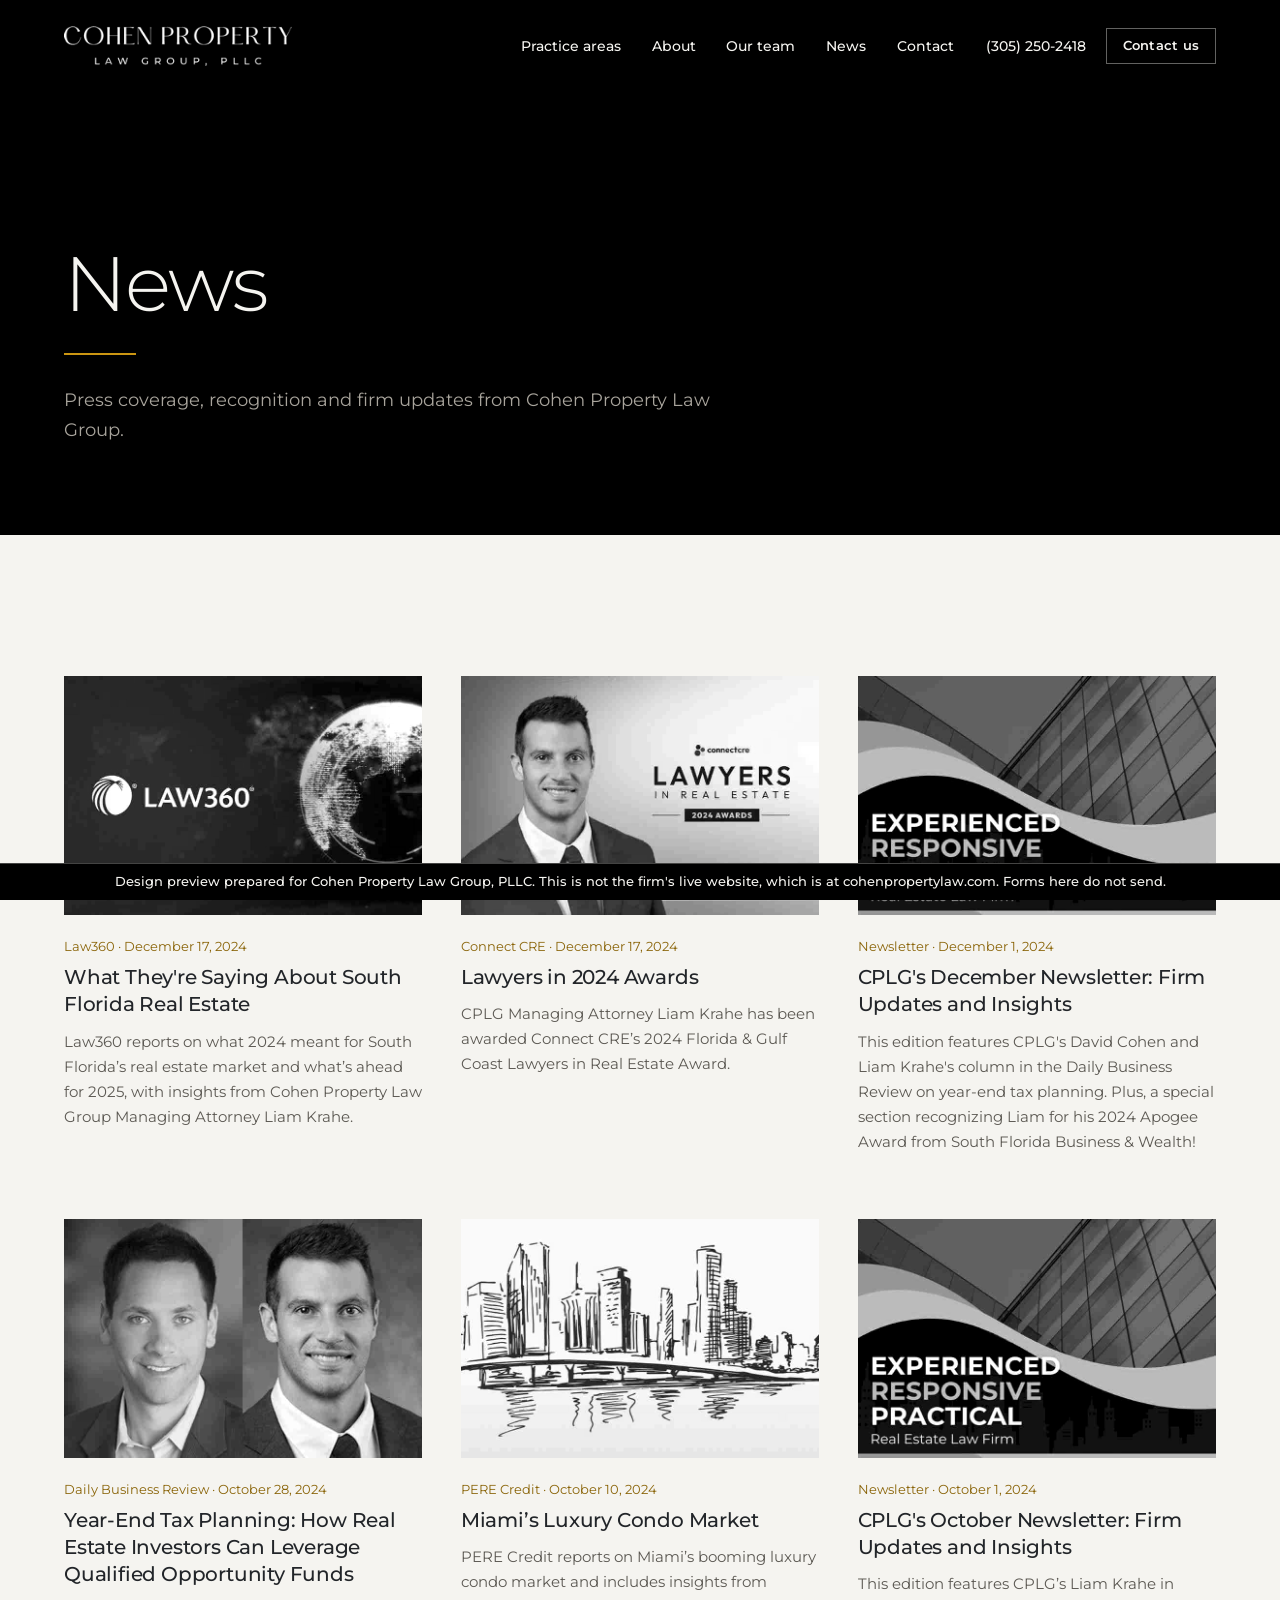
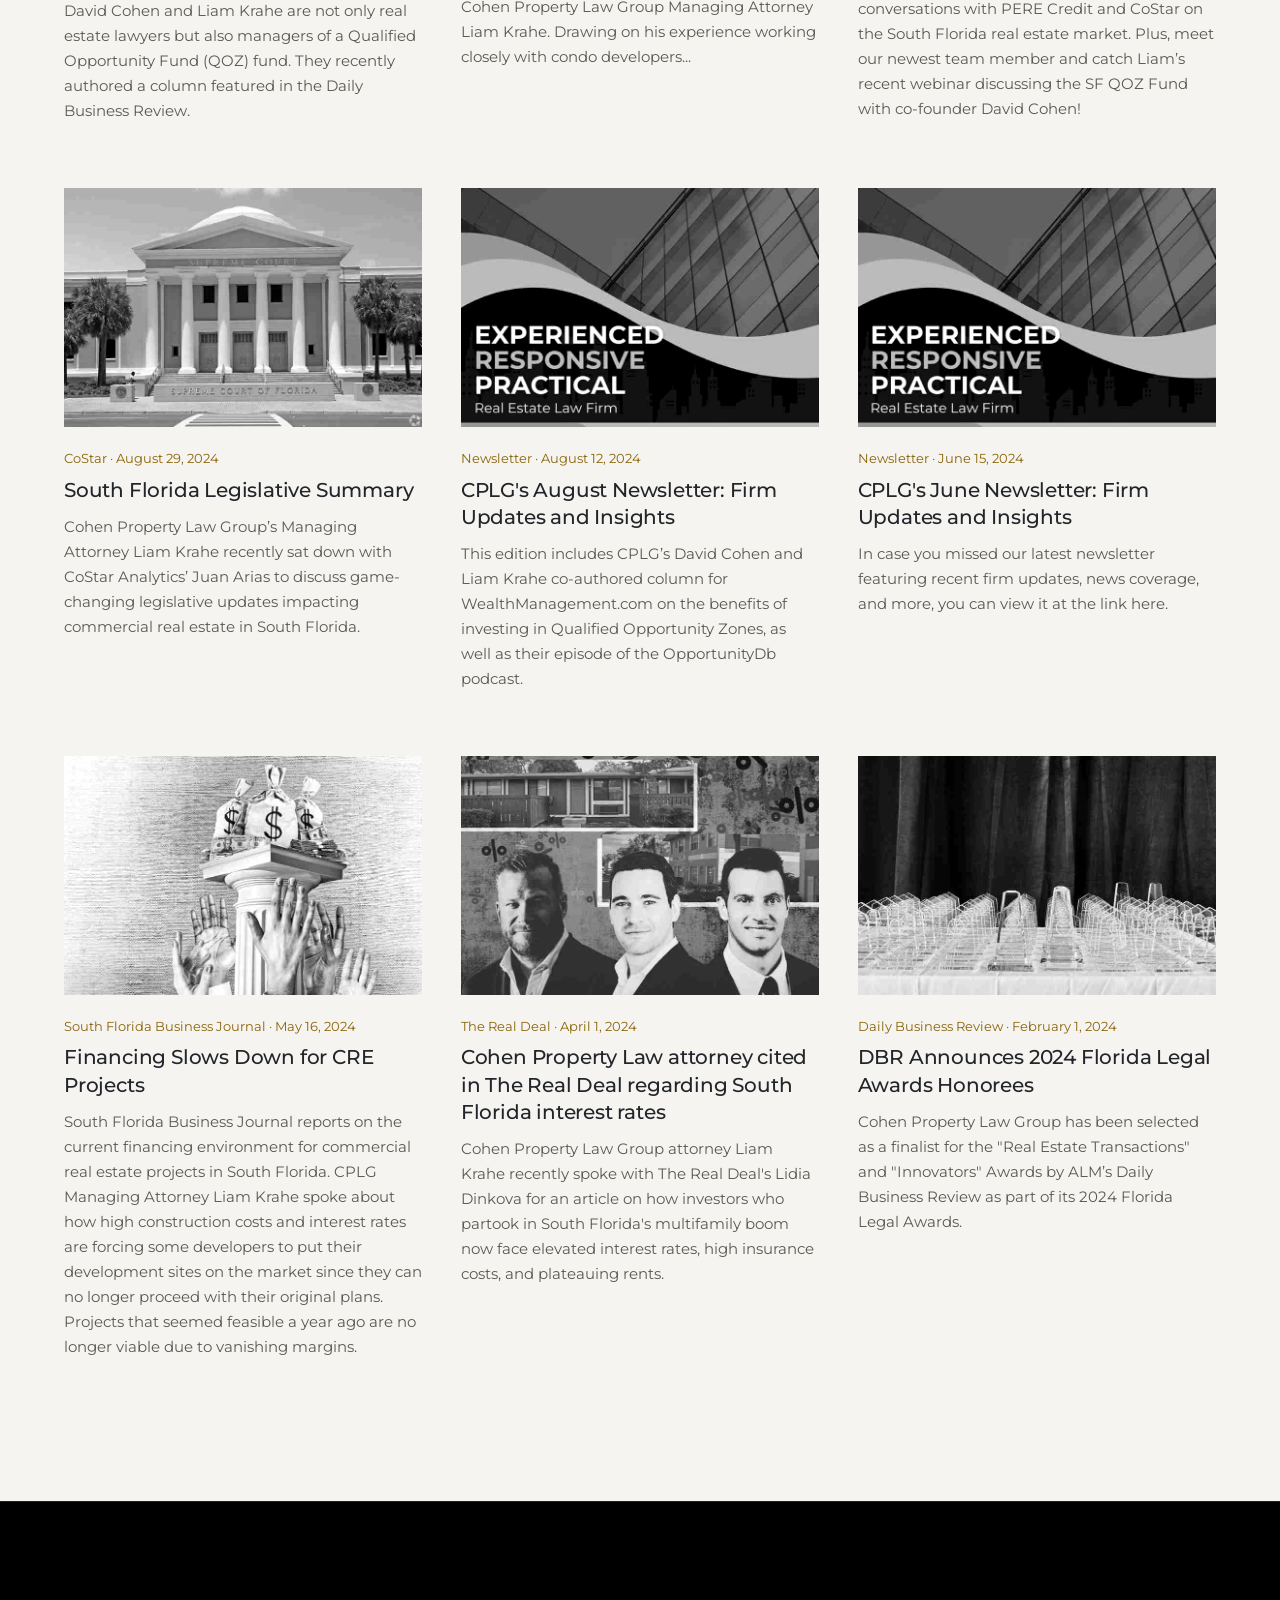
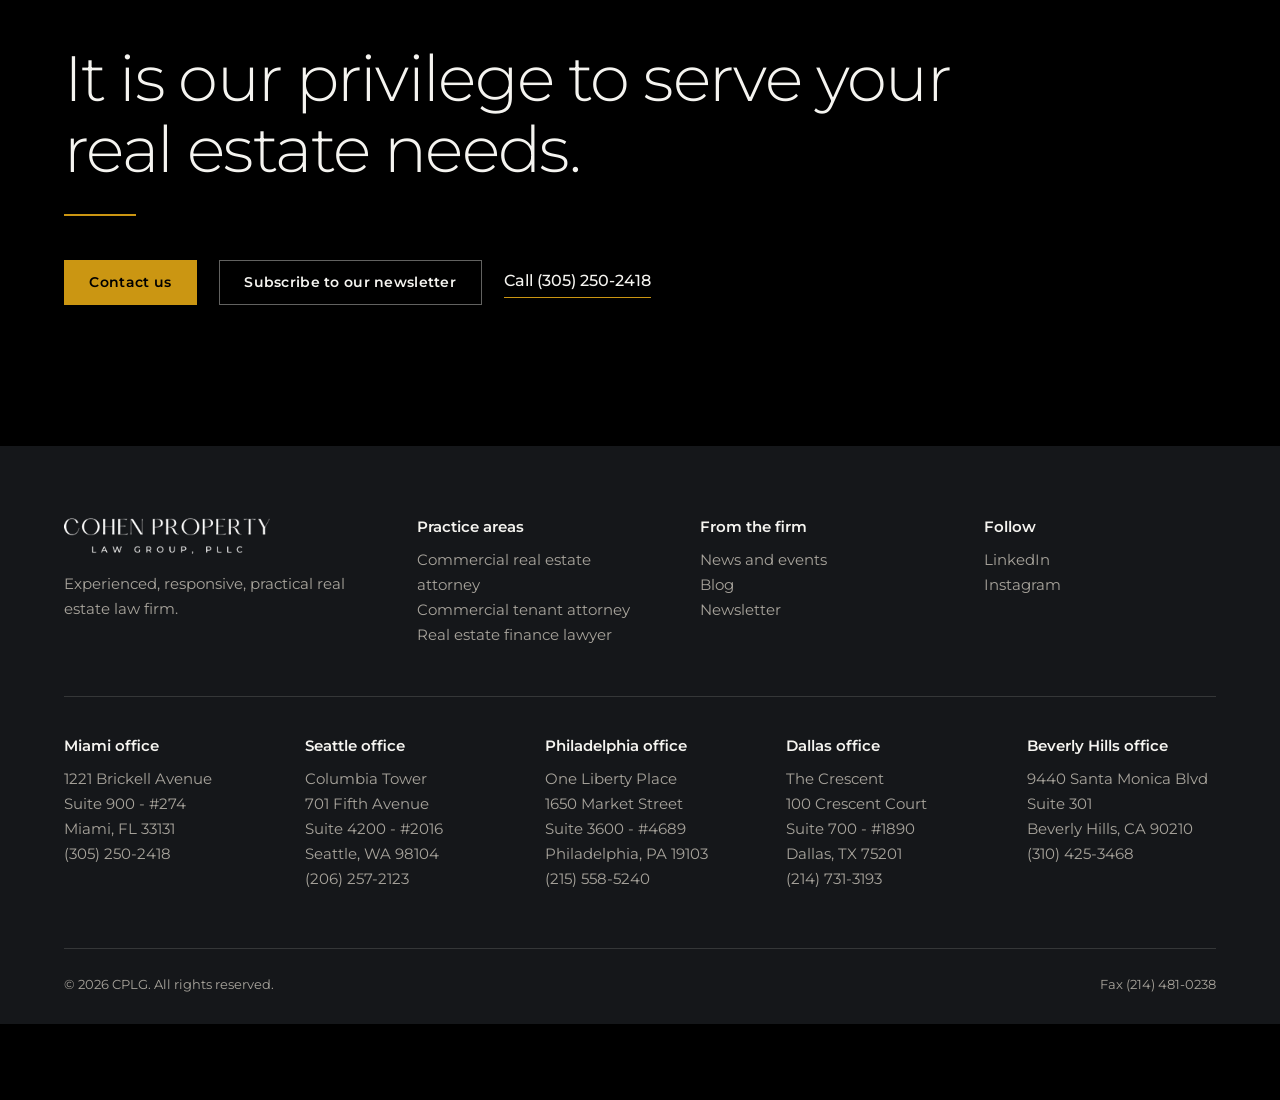
<file: news.html>
<!doctype html>
<html lang="en">
<head>
<meta charset="utf-8">
<meta name="viewport" content="width=device-width, initial-scale=1">
<meta name="robots" content="noindex">
<title>News | Cohen Property Law Group</title>
<meta name="description" content="Press coverage, recognition and firm updates from Cohen Property Law Group.">
<link rel="preconnect" href="https://fonts.googleapis.com">
<link rel="preconnect" href="https://fonts.gstatic.com" crossorigin>
<link href="https://fonts.googleapis.com/css2?family=Montserrat:wght@300;400;500;600&display=swap" rel="stylesheet">
<script>document.documentElement.classList.add('js')</script>
<link rel="stylesheet" href="assets/site.css?v=f8036eed">
</head>
<body>
<aside class="preview-note" role="note">Design preview prepared for Cohen Property Law Group, PLLC. This is not the firm's live website, which is at cohenpropertylaw.com. Forms here do not send.</aside>
<a class="skip" href="#main">Skip to content</a>

<svg width="0" height="0" style="position:absolute" aria-hidden="true"><symbol id="arrow" viewBox="0 0 24 24" fill="none" stroke="currentColor" stroke-width="1.5"><path d="M4 12h16M14 6l6 6-6 6"/></symbol></svg>

<!-- Links to pages not yet rebuilt (news posts, office pages, blog) point at the live site. -->
<header class="header" id="header">
  <div class="wrap">
    <a class="logo" href="index.html" aria-label="Cohen Property Law Group home"><img src="assets/logo.png" width="274" height="48" alt="Cohen Property Law Group, PLLC"></a>
    <button class="menu-btn" id="menuBtn" aria-expanded="false" aria-controls="nav">Menu</button>
    <nav class="nav" id="nav" aria-label="Main">
      <a href="index.html#practice">Practice areas</a>
      <a href="about.html">About</a>
      <a href="team.html">Our team</a>
      <a href="news.html">News</a>
      <a href="contact.html">Contact</a>
    </nav>
    <div class="header-cta">
      <a href="tel:+13052502418">(305) 250-2418</a>
      <a class="btn btn--ghost" href="contact.html">Contact us</a>
    </div>
  </div>
</header>

<main id="main">

<section class="page-hero">
  <div class="wrap">
    <h1><span class="line" style="--i:0"><span>News</span></span></h1>
    <i class="rule"></i>
    <p class="lede">Press coverage, recognition and firm updates from Cohen Property Law Group.</p>
  </div>
</section>

<section class="on-paper">
  <div class="wrap">
    <ul class="news">
      <li><a href="https://cohenpropertylaw.com/news/law360-what-theyre-saying-about-south-florida-real-estate/">
        <div class="frame"><img src="assets/news/Law360.jpg" width="740" height="493" alt="" loading="lazy"></div>
        <small>Law360 &middot; December 17, 2024</small>
        <h3>What They're Saying About South Florida Real Estate</h3>
        <p>Law360 reports on what 2024 meant for South Florida’s real estate market and what’s ahead for 2025, with insights from Cohen Property Law Group Managing Attorney Liam Krahe.</p>
      </a></li>
      <li><a href="https://cohenpropertylaw.com/news/connect-cre-lawyers-in-2024-awards/">
        <div class="frame"><img src="assets/news/Liam-Krahe.jpg" width="740" height="493" alt="" loading="lazy"></div>
        <small>Connect CRE &middot; December 17, 2024</small>
        <h3>Lawyers in 2024 Awards</h3>
        <p>CPLG Managing Attorney Liam Krahe has been awarded Connect CRE’s 2024 Florida &amp; Gulf Coast Lawyers in Real Estate Award.</p>
      </a></li>
      <li><a href="https://cohenpropertylaw.com/news/e-blast-cplgs-december-newsletter-firm-updates-and-insights/">
        <div class="frame"><img src="assets/news/Firm-Updates-and-Insights.jpg" width="740" height="493" alt="" loading="lazy"></div>
        <small>Newsletter &middot; December 1, 2024</small>
        <h3>CPLG's December Newsletter: Firm Updates and Insights</h3>
        <p>This edition features CPLG's David Cohen and Liam Krahe's column in the Daily Business Review on year-end tax planning. Plus, a special section recognizing Liam for his 2024 Apogee Award from South Florida Business &amp; Wealth!</p>
      </a></li>
      <li><a href="https://cohenpropertylaw.com/news/dbr-year-end-tax-planning-how-real-estate-investors-can-leverage-qualified-opportunity-funds/">
        <div class="frame"><img src="assets/news/Qualified-Opportunity-Funds.jpg" width="740" height="493" alt="" loading="lazy"></div>
        <small>Daily Business Review &middot; October 28, 2024</small>
        <h3>Year-End Tax Planning: How Real Estate Investors Can Leverage Qualified Opportunity Funds</h3>
        <p>David Cohen and Liam Krahe are not only real estate lawyers but also managers of a Qualified Opportunity Fund (QOZ) fund. They recently authored a column featured in the Daily Business Review.</p>
      </a></li>
      <li><a href="https://cohenpropertylaw.com/news/pere-credit-to-be-able-to-copy-paste-content-to-share-with-others-please-contact-us-at-subscriptionspei-group-to-upgrade-your-subscription-to-the-appropriate-licence/">
        <div class="frame"><img src="assets/news/miami-condo.jpg" width="740" height="493" alt="" loading="lazy"></div>
        <small>PERE Credit &middot; October 10, 2024</small>
        <h3>Miami’s Luxury Condo Market</h3>
        <p>PERE Credit reports on Miami’s booming luxury condo market and includes insights from Cohen Property Law Group Managing Attorney Liam Krahe. Drawing on his experience working closely with condo developers...</p>
      </a></li>
      <li><a href="https://cohenpropertylaw.com/news/e-blast-cplgs-october-newsletter-firm-updates-and-insights/">
        <div class="frame"><img src="assets/news/Firm-Updates-and-Insights.jpg" width="740" height="493" alt="" loading="lazy"></div>
        <small>Newsletter &middot; October 1, 2024</small>
        <h3>CPLG's October Newsletter: Firm Updates and Insights</h3>
        <p>This edition features CPLG’s Liam Krahe in conversations with PERE Credit and CoStar on the South Florida real estate market. Plus, meet our newest team member and catch Liam’s recent webinar discussing the SF QOZ Fund with co-founder David Cohen!</p>
      </a></li>
      <li><a href="https://cohenpropertylaw.com/news/costar-south-florida-legislative-summary/">
        <div class="frame"><img src="assets/news/South-Florida-Legislative-Summary.jpg" width="740" height="493" alt="" loading="lazy"></div>
        <small>CoStar &middot; August 29, 2024</small>
        <h3>South Florida Legislative Summary</h3>
        <p>Cohen Property Law Group’s Managing Attorney Liam Krahe recently sat down with CoStar Analytics’ Juan Arias to discuss game-changing legislative updates impacting commercial real estate in South Florida.</p>
      </a></li>
      <li><a href="https://cohenpropertylaw.com/news/e-blast-cplgs-august-newsletter-firm-updates-and-insights/">
        <div class="frame"><img src="assets/news/Firm-Updates-and-Insights.jpg" width="740" height="493" alt="" loading="lazy"></div>
        <small>Newsletter &middot; August 12, 2024</small>
        <h3>CPLG's August Newsletter: Firm Updates and Insights</h3>
        <p>This edition includes CPLG’s David Cohen and Liam Krahe co-authored column for WealthManagement.com on the benefits of investing in Qualified Opportunity Zones, as well as their episode of the OpportunityDb podcast.</p>
      </a></li>
      <li><a href="https://cohenpropertylaw.com/news/e-blast-cplgs-june-newsletter-firm-updates-and-insights/">
        <div class="frame"><img src="assets/news/Firm-Updates-and-Insights.jpg" width="740" height="493" alt="" loading="lazy"></div>
        <small>Newsletter &middot; June 15, 2024</small>
        <h3>CPLG's June Newsletter: Firm Updates and Insights</h3>
        <p>In case you missed our latest newsletter featuring recent firm updates, news coverage, and more, you can view it at the link here.</p>
      </a></li>
      <li><a href="https://cohenpropertylaw.com/news/south-florida-business-journal-financing-slows-down-for-cre-projects/">
        <div class="frame"><img src="assets/news/miami-commercial-real-estate-construction-lending.jpg" width="740" height="493" alt="" loading="lazy"></div>
        <small>South Florida Business Journal &middot; May 16, 2024</small>
        <h3>Financing Slows Down for CRE Projects</h3>
        <p>South Florida Business Journal reports on the current financing environment for commercial real estate projects in South Florida. CPLG Managing Attorney Liam Krahe spoke about how high construction costs and interest rates are forcing some developers to put their development sites on the market since they can no longer proceed with their original plans. Projects that seemed feasible a year ago are no longer viable due to vanishing margins.</p>
      </a></li>
      <li><a href="https://cohenpropertylaw.com/news/cohen-property-law-attorney-cited-in-the-real-deal-south-florida-interest-rates/">
        <div class="frame"><img src="assets/news/day-of-reckoning-south-florida-multifamily-investors-feel-sting-of-rising-interest-rates-insurance.jpg" width="740" height="493" alt="" loading="lazy"></div>
        <small>The Real Deal &middot; April 1, 2024</small>
        <h3>Cohen Property Law attorney cited in The Real Deal regarding South Florida interest rates</h3>
        <p>Cohen Property Law Group attorney Liam Krahe recently spoke with The Real Deal's Lidia Dinkova for an article on how investors who partook in South Florida's multifamily boom now face elevated interest rates, high insurance costs, and plateauing rents.</p>
      </a></li>
      <li><a href="https://cohenpropertylaw.com/news/daily-business-review-dbr-announces-2024-florida-legal-awards-honorees/">
        <div class="frame"><img src="assets/news/DBR-Announces-2024-Florida-Legal-Awards-Honorees.jpg" width="740" height="493" alt="" loading="lazy"></div>
        <small>Daily Business Review &middot; February 1, 2024</small>
        <h3>DBR Announces 2024 Florida Legal Awards Honorees</h3>
        <p>Cohen Property Law Group has been selected as a finalist for the "Real Estate Transactions" and "Innovators" Awards by ALM’s Daily Business Review as part of its 2024 Florida Legal Awards.</p>
      </a></li>
    </ul>
  </div>
</section>

<section class="closing" id="contact">
  <div class="wrap">
    <h2 class="rv">It is our privilege to serve your real estate needs.</h2><i class="rule"></i>
    <div class="hero-actions">
      <a class="btn" href="contact.html">Contact us</a>
      <a class="btn btn--ghost" href="https://lp.constantcontactpages.com/sl/hlsqZJL/cohenpropertylawgroup">Subscribe to our newsletter</a>
      <a class="link" href="tel:+13052502418">Call (305) 250-2418</a>
    </div>
  </div>
</section>

</main>

<footer>
  <div class="wrap">
    <div class="foot">
      <div>
        <img src="assets/logo.png" width="274" height="48" alt="Cohen Property Law Group, PLLC" loading="lazy">
        <p>Experienced, responsive, practical real estate law firm.</p>
      </div>
      <div>
        <h3>Practice areas</h3>
        <ul>
          <li><a href="https://cohenpropertylaw.com/commercial-real-estate-attorney/">Commercial real estate attorney</a></li>
          <li><a href="https://cohenpropertylaw.com/commercial-tenant-attorney/">Commercial tenant attorney</a></li>
          <li><a href="https://cohenpropertylaw.com/real-estate-finance-lawyer/">Real estate finance lawyer</a></li>
        </ul>
      </div>
      <div>
        <h3>From the firm</h3>
        <ul>
          <li><a href="news.html">News and events</a></li>
          <li><a href="https://cohenpropertylaw.com/blog/">Blog</a></li>
          <li><a href="https://lp.constantcontactpages.com/sl/hlsqZJL/cohenpropertylawgroup">Newsletter</a></li>
        </ul>
      </div>
      <div>
        <h3>Follow</h3>
        <ul>
          <li><a href="https://www.linkedin.com/company/cohen-property-law-group/">LinkedIn</a></li>
          <li><a href="https://www.instagram.com/cohenpropertylawgroup/">Instagram</a></li>
        </ul>
      </div>
    </div>
    <div class="foot foot--offices">
      <div>
        <h3><a href="https://cohenpropertylaw.com/miami/">Miami office</a></h3>
        <address>1221 Brickell Avenue<br>Suite 900 - #274<br>Miami, FL 33131<br><a href="tel:+13052502418">(305) 250-2418</a></address>
      </div>
      <div>
        <h3><a href="https://cohenpropertylaw.com/seattle/">Seattle office</a></h3>
        <address>Columbia Tower<br>701 Fifth Avenue<br>Suite 4200 - #2016<br>Seattle, WA 98104<br><a href="tel:+12062572123">(206) 257-2123</a></address>
      </div>
      <div>
        <h3><a href="https://cohenpropertylaw.com/philadelphia/">Philadelphia office</a></h3>
        <address>One Liberty Place<br>1650 Market Street<br>Suite 3600 - #4689<br>Philadelphia, PA 19103<br><a href="tel:+12155585240">(215) 558-5240</a></address>
      </div>
      <div>
        <h3><a href="https://cohenpropertylaw.com/dallas/">Dallas office</a></h3>
        <address>The Crescent<br>100 Crescent Court<br>Suite 700 - #1890<br>Dallas, TX 75201<br><a href="tel:+12147313193">(214) 731-3193</a></address>
      </div>
      <div>
        <h3><a href="https://cohenpropertylaw.com/beverly-hills/">Beverly Hills office</a></h3>
        <address>9440 Santa Monica Blvd<br>Suite 301<br>Beverly Hills, CA 90210<br><a href="tel:+13104253468">(310) 425-3468</a></address>
      </div>
    </div>
    <div class="legal">
      <span>&copy; 2026 CPLG. All rights reserved.</span>
      <span style="margin-right:0">Fax (214) 481-0238</span>
    </div>
  </div>
</footer>

<script src="assets/site.js?v=f8036eed"></script>
</body>
</html>
</file>
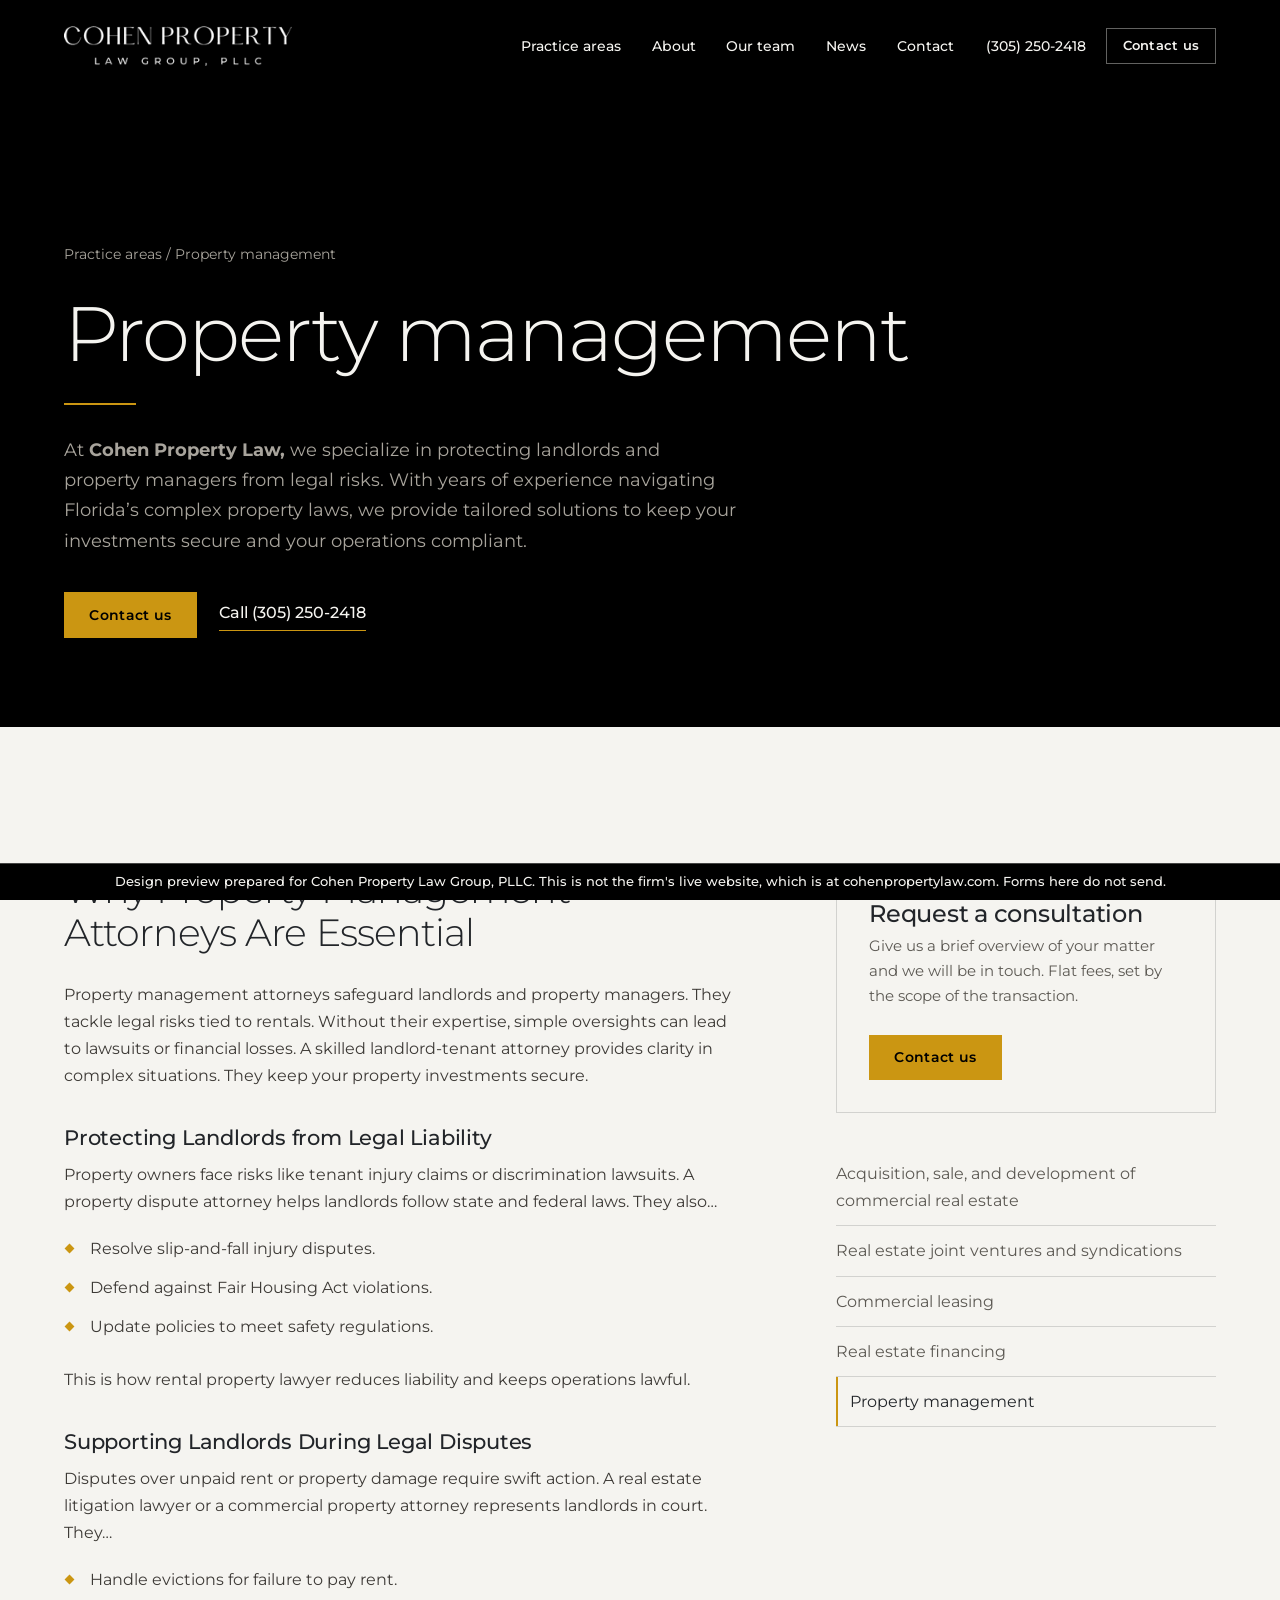
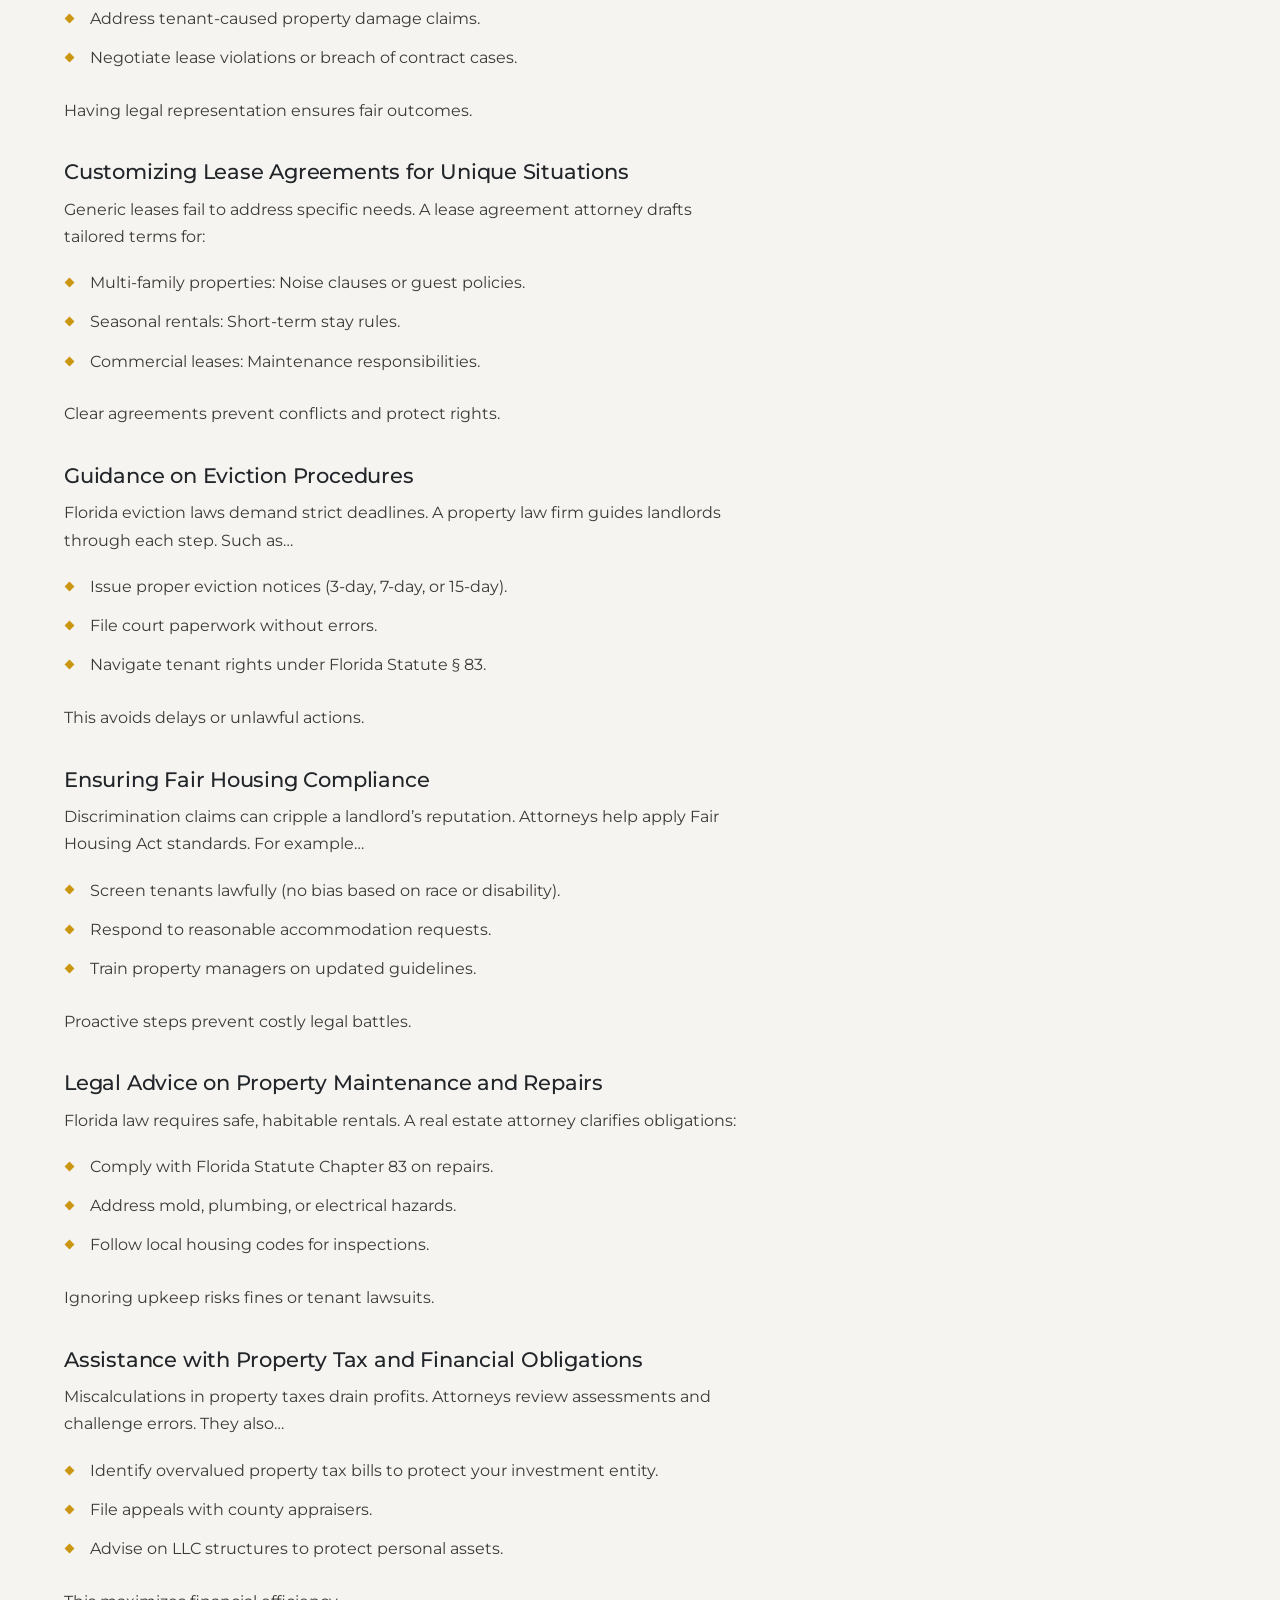
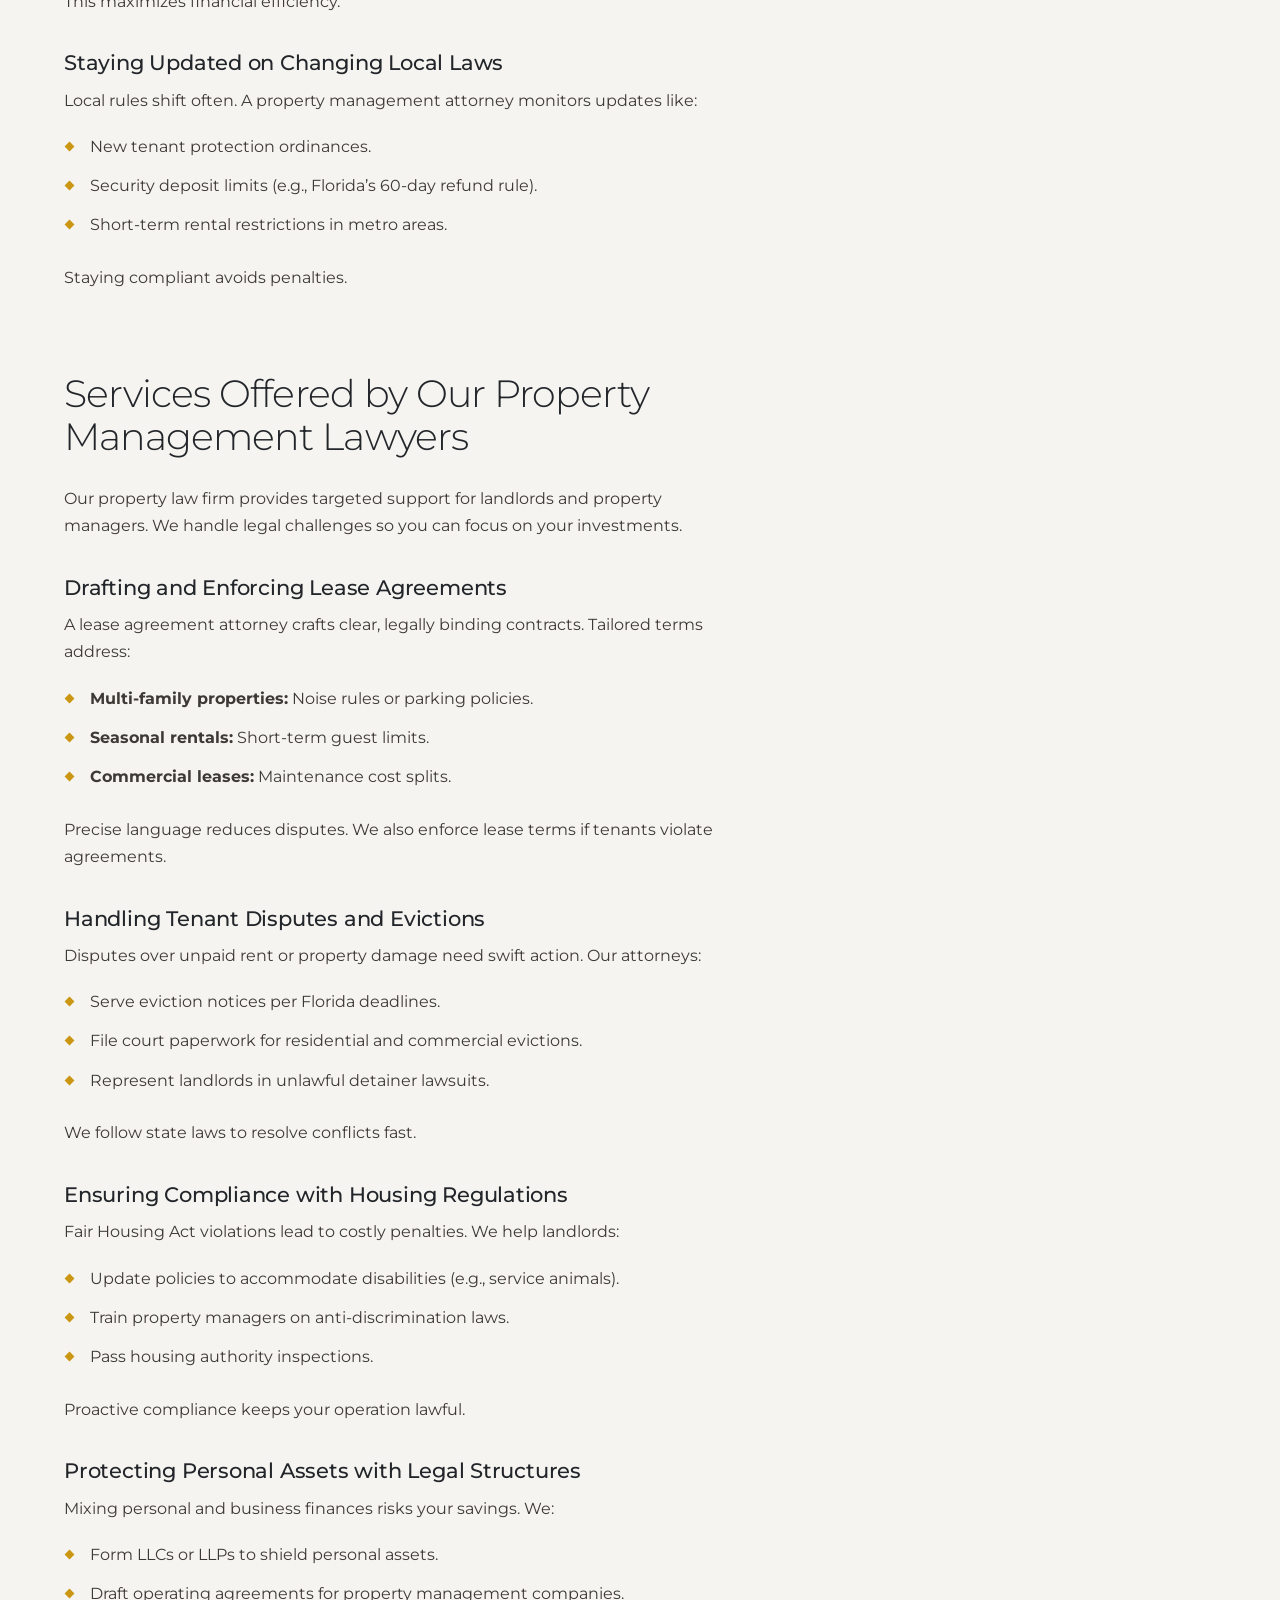
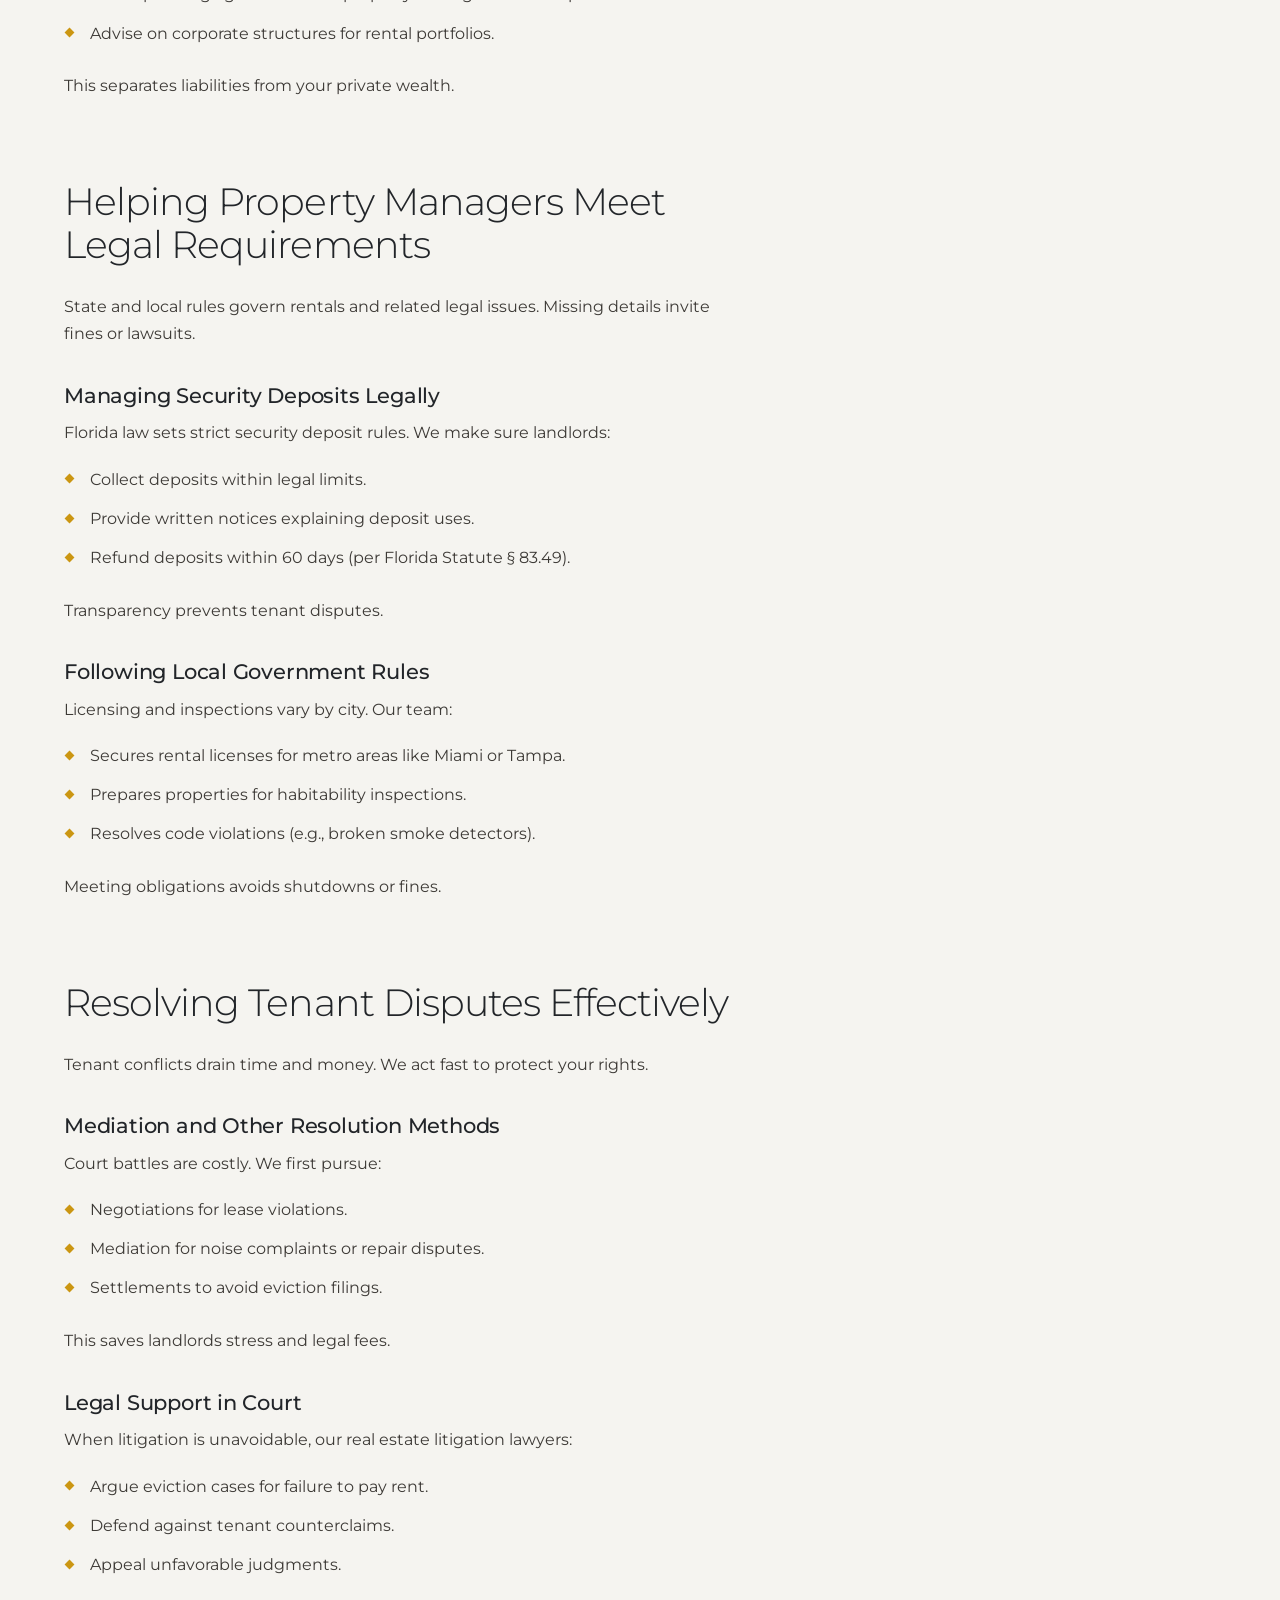
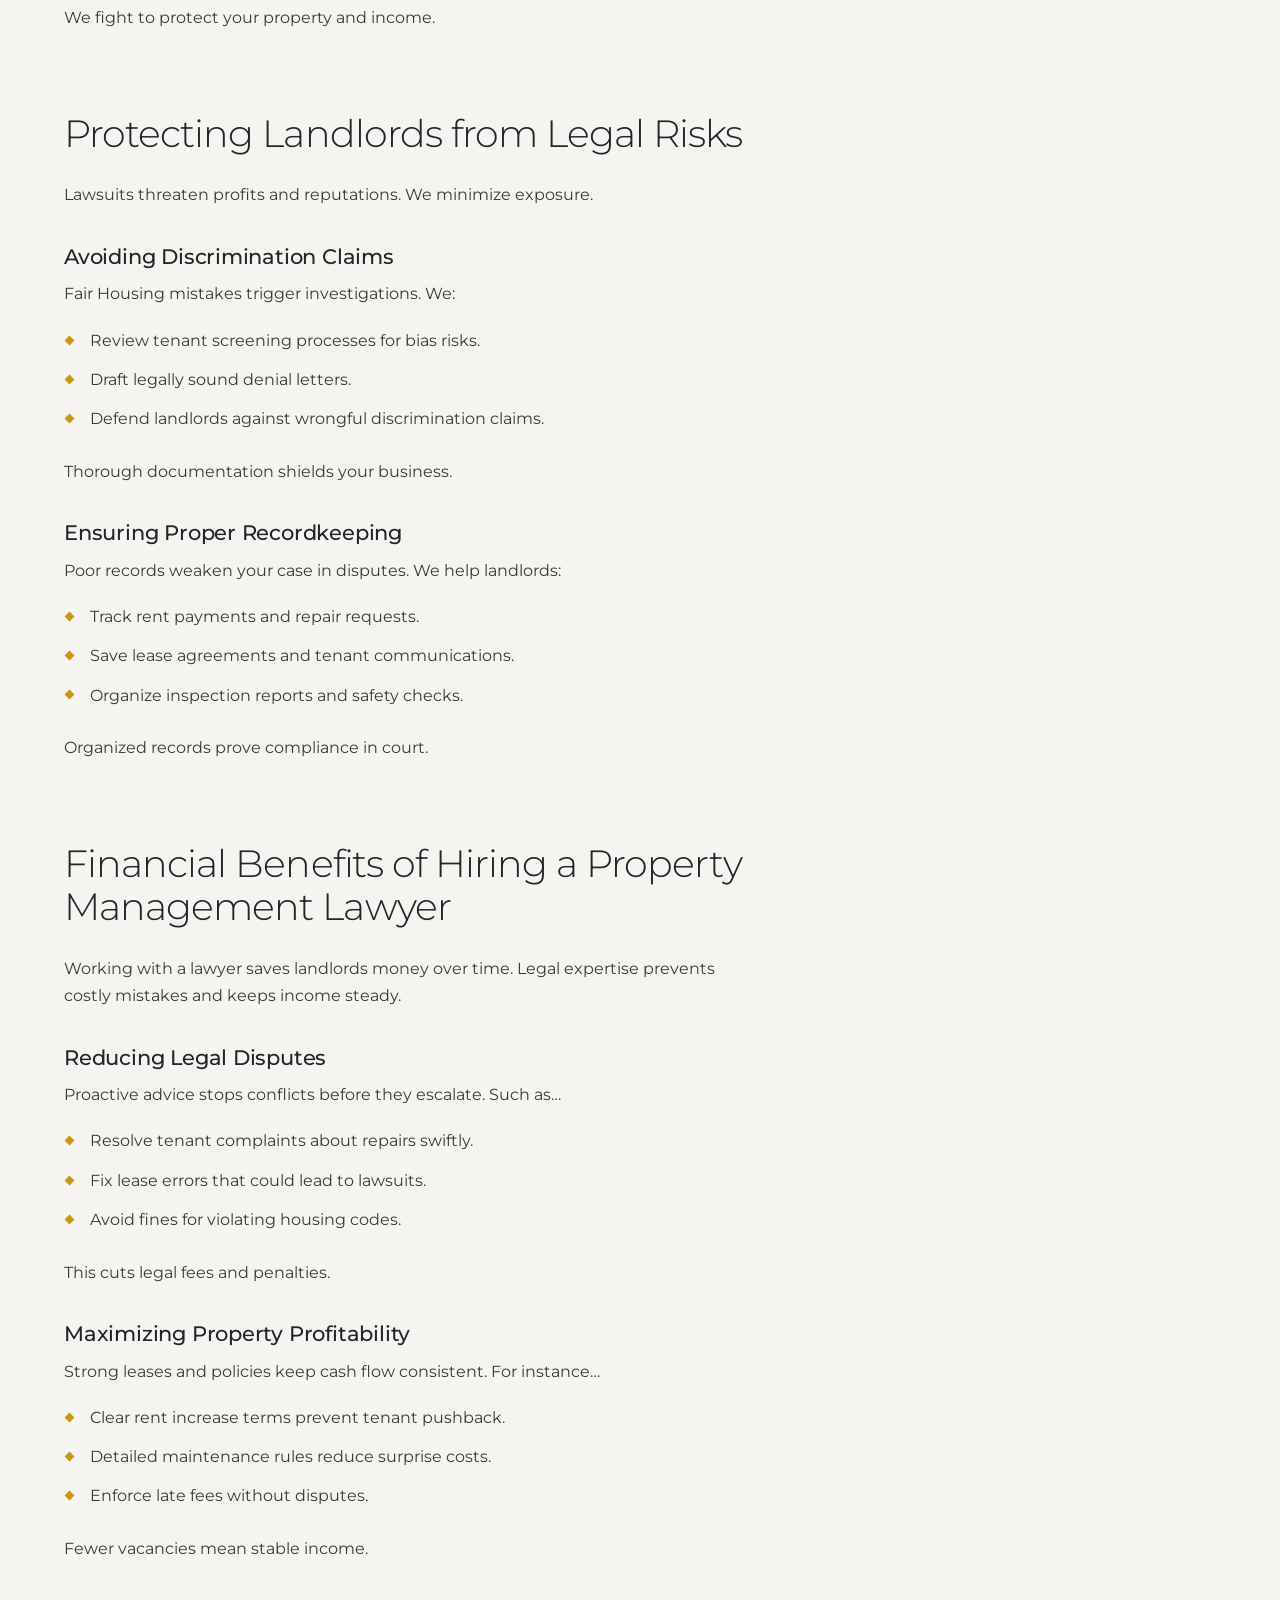
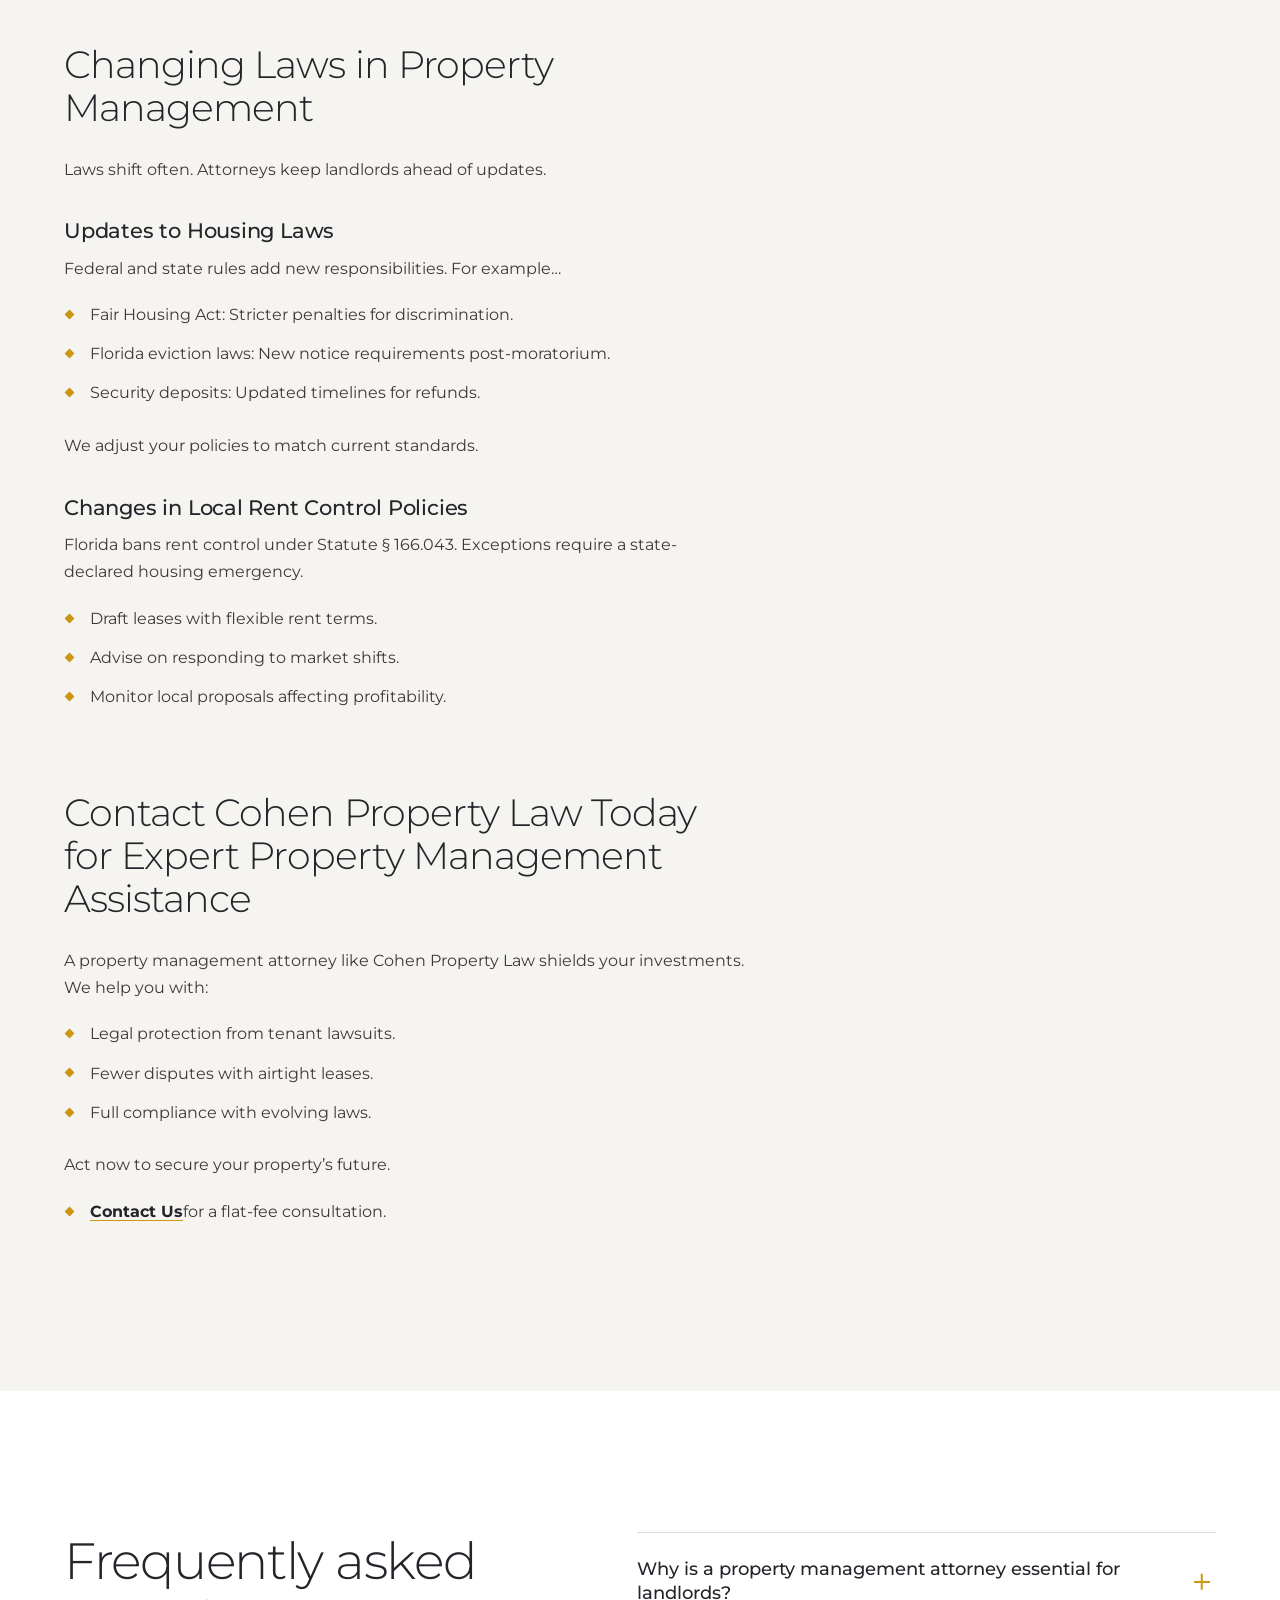
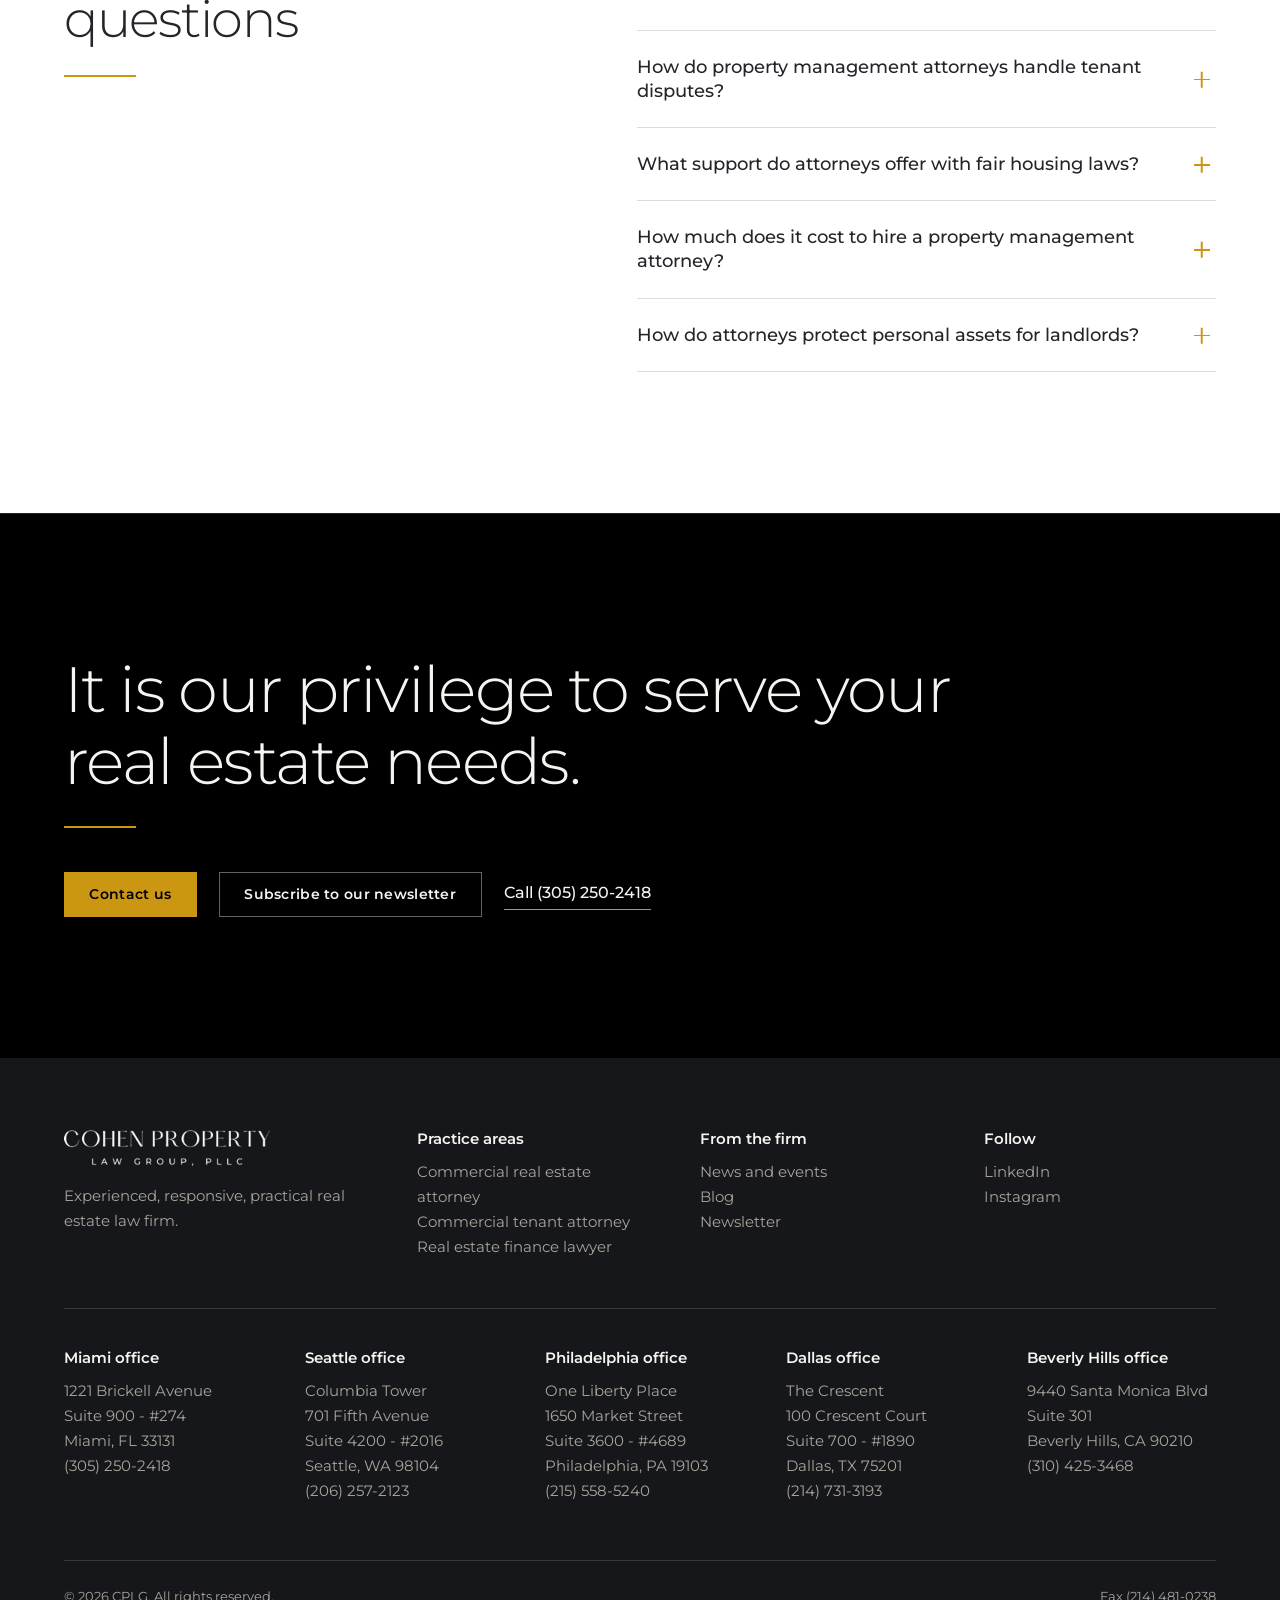
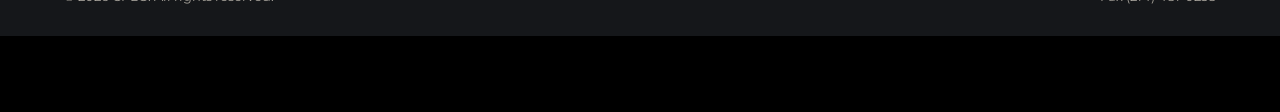
<file: property-management-attorney.html>
<!doctype html>
<html lang="en">
<head>
<meta charset="utf-8">
<meta name="viewport" content="width=device-width, initial-scale=1">
<meta name="robots" content="noindex">
<title>Property Management Attorney And Lawyers For Real Estate Tenants And Landlords</title>
<meta name="description" content="Get expert legal support from Cohen Property Law&#x27;s property management attorneys and lawyers for landlords and tenants. We navigate leasing issues and protect your rights in real estate.">
<link rel="preconnect" href="https://fonts.googleapis.com">
<link rel="preconnect" href="https://fonts.gstatic.com" crossorigin>
<link href="https://fonts.googleapis.com/css2?family=Montserrat:wght@300;400;500;600&display=swap" rel="stylesheet">
<script>document.documentElement.classList.add('js')</script>
<link rel="stylesheet" href="assets/site.css?v=f8036eed">
</head>
<body>
<aside class="preview-note" role="note">Design preview prepared for Cohen Property Law Group, PLLC. This is not the firm's live website, which is at cohenpropertylaw.com. Forms here do not send.</aside>
<a class="skip" href="#main">Skip to content</a>

<svg width="0" height="0" style="position:absolute" aria-hidden="true"><symbol id="arrow" viewBox="0 0 24 24" fill="none" stroke="currentColor" stroke-width="1.5"><path d="M4 12h16M14 6l6 6-6 6"/></symbol></svg>

<!-- Links to pages not yet rebuilt (news posts, office pages, blog) point at the live site. -->
<header class="header" id="header">
  <div class="wrap">
    <a class="logo" href="index.html" aria-label="Cohen Property Law Group home"><img src="assets/logo.png" width="274" height="48" alt="Cohen Property Law Group, PLLC"></a>
    <button class="menu-btn" id="menuBtn" aria-expanded="false" aria-controls="nav">Menu</button>
    <nav class="nav" id="nav" aria-label="Main">
      <a href="index.html#practice">Practice areas</a>
      <a href="about.html">About</a>
      <a href="team.html">Our team</a>
      <a href="news.html">News</a>
      <a href="contact.html">Contact</a>
    </nav>
    <div class="header-cta">
      <a href="tel:+13052502418">(305) 250-2418</a>
      <a class="btn btn--ghost" href="contact.html">Contact us</a>
    </div>
  </div>
</header>

<main id="main">

<section class="page-hero">
  <div class="wrap">
    <p class="crumbs"><a href="index.html#practice">Practice areas</a> / Property management</p>
    <h1><span class="line" style="--i:0"><span>Property management</span></span></h1>
    <i class="rule"></i>
    <p class="lede">At <strong>Cohen Property Law,</strong> we specialize in protecting landlords and property managers from legal risks. With years of experience navigating Florida’s complex property laws, we provide tailored solutions to keep your investments secure and your operations compliant.</p>
    <div class="hero-actions">
      <a class="btn" href="contact.html">Contact us</a>
      <a class="link" href="tel:+13052502418">Call (305) 250-2418</a>
    </div>
  </div>
</section>

<section class="on-paper">
  <div class="wrap article">
    <div class="prose">
      <h2>Why Property Management Attorneys Are Essential</h2>
      <p>Property management attorneys safeguard landlords and property managers. They tackle legal risks tied to rentals. Without their expertise, simple oversights can lead to lawsuits or financial losses. A skilled landlord-tenant attorney provides clarity in complex situations. They keep your property investments secure.</p>
      <h3>Protecting Landlords from Legal Liability</h3>
      <p>Property owners face risks like tenant injury claims or discrimination lawsuits. A property dispute attorney helps landlords follow state and federal laws. They also…</p>
      <ul class="ticks"><li>Resolve slip-and-fall injury disputes.</li><li>Defend against Fair Housing Act violations.</li><li>Update policies to meet safety regulations.</li></ul>
      <p>This is how rental property lawyer reduces liability and keeps operations lawful.</p>
      <h3>Supporting Landlords During Legal Disputes</h3>
      <p>Disputes over unpaid rent or property damage require swift action. A real estate litigation lawyer or a commercial property attorney represents landlords in court. They…</p>
      <ul class="ticks"><li>Handle evictions for failure to pay rent.</li><li>Address tenant-caused property damage claims.</li><li>Negotiate lease violations or breach of contract cases.</li></ul>
      <p>Having legal representation ensures fair outcomes.</p>
      <h3>Customizing Lease Agreements for Unique Situations</h3>
      <p>Generic leases fail to address specific needs. A lease agreement attorney drafts tailored terms for:</p>
      <ul class="ticks"><li>Multi-family properties: Noise clauses or guest policies.</li><li>Seasonal rentals: Short-term stay rules.</li><li>Commercial leases: Maintenance responsibilities.</li></ul>
      <p>Clear agreements prevent conflicts and protect rights.</p>
      <h3>Guidance on Eviction Procedures</h3>
      <p>Florida eviction laws demand strict deadlines. A property law firm guides landlords through each step. Such as…</p>
      <ul class="ticks"><li>Issue proper eviction notices (3-day, 7-day, or 15-day).</li><li>File court paperwork without errors.</li><li>Navigate tenant rights under Florida Statute § 83.</li></ul>
      <p>This avoids delays or unlawful actions.</p>
      <h3>Ensuring Fair Housing Compliance</h3>
      <p>Discrimination claims can cripple a landlord’s reputation. Attorneys help apply Fair Housing Act standards. For example…</p>
      <ul class="ticks"><li>Screen tenants lawfully (no bias based on race or disability).</li><li>Respond to reasonable accommodation requests.</li><li>Train property managers on updated guidelines.</li></ul>
      <p>Proactive steps prevent costly legal battles.</p>
      <h3>Legal Advice on Property Maintenance and Repairs</h3>
      <p>Florida law requires safe, habitable rentals. A real estate attorney clarifies obligations:</p>
      <ul class="ticks"><li>Comply with Florida Statute Chapter 83 on repairs.</li><li>Address mold, plumbing, or electrical hazards.</li><li>Follow local housing codes for inspections.</li></ul>
      <p>Ignoring upkeep risks fines or tenant lawsuits.</p>
      <h3>Assistance with Property Tax and Financial Obligations</h3>
      <p>Miscalculations in property taxes drain profits. Attorneys review assessments and challenge errors. They also…</p>
      <ul class="ticks"><li>Identify overvalued property tax bills to protect your investment entity.</li><li>File appeals with county appraisers.</li><li>Advise on LLC structures to protect personal assets.</li></ul>
      <p>This maximizes financial efficiency.</p>
      <h3>Staying Updated on Changing Local Laws</h3>
      <p>Local rules shift often. A property management attorney monitors updates like:</p>
      <ul class="ticks"><li>New tenant protection ordinances.</li><li>Security deposit limits (e.g., Florida’s 60-day refund rule).</li><li>Short-term rental restrictions in metro areas.</li></ul>
      <p>Staying compliant avoids penalties.</p>
      <h2>Services Offered by Our Property Management Lawyers</h2>
      <p>Our property law firm provides targeted support for landlords and property managers. We handle legal challenges so you can focus on your investments.</p>
      <h3>Drafting and Enforcing Lease Agreements</h3>
      <p>A lease agreement attorney crafts clear, legally binding contracts. Tailored terms address:</p>
      <ul class="ticks"><li><strong>Multi-family properties:</strong> Noise rules or parking policies.</li><li><strong>Seasonal rentals:</strong> Short-term guest limits.</li><li><strong>Commercial leases:</strong> Maintenance cost splits.</li></ul>
      <p>Precise language reduces disputes. We also enforce lease terms if tenants violate agreements.</p>
      <h3>Handling Tenant Disputes and Evictions</h3>
      <p>Disputes over unpaid rent or property damage need swift action. Our attorneys:</p>
      <ul class="ticks"><li>Serve eviction notices per Florida deadlines.</li><li>File court paperwork for residential and commercial evictions.</li><li>Represent landlords in unlawful detainer lawsuits.</li></ul>
      <p>We follow state laws to resolve conflicts fast.</p>
      <h3>Ensuring Compliance with Housing Regulations</h3>
      <p>Fair Housing Act violations lead to costly penalties. We help landlords:</p>
      <ul class="ticks"><li>Update policies to accommodate disabilities (e.g., service animals).</li><li>Train property managers on anti-discrimination laws.</li><li>Pass housing authority inspections.</li></ul>
      <p>Proactive compliance keeps your operation lawful.</p>
      <h3>Protecting Personal Assets with Legal Structures</h3>
      <p>Mixing personal and business finances risks your savings. We:</p>
      <ul class="ticks"><li>Form LLCs or LLPs to shield personal assets.</li><li>Draft operating agreements for property management companies.</li><li>Advise on corporate structures for rental portfolios.</li></ul>
      <p>This separates liabilities from your private wealth.</p>
      <h2>Helping Property Managers Meet Legal Requirements</h2>
      <p>State and local rules govern rentals and related legal issues. Missing details invite fines or lawsuits.</p>
      <h3>Managing Security Deposits Legally</h3>
      <p>Florida law sets strict security deposit rules. We make sure landlords:</p>
      <ul class="ticks"><li>Collect deposits within legal limits.</li><li>Provide written notices explaining deposit uses.</li><li>Refund deposits within 60 days (per Florida Statute § 83.49).</li></ul>
      <p>Transparency prevents tenant disputes.</p>
      <h3>Following Local Government Rules</h3>
      <p>Licensing and inspections vary by city. Our team:</p>
      <ul class="ticks"><li>Secures rental licenses for metro areas like Miami or Tampa.</li><li>Prepares properties for habitability inspections.</li><li>Resolves code violations (e.g., broken smoke detectors).</li></ul>
      <p>Meeting obligations avoids shutdowns or fines.</p>
      <h2>Resolving Tenant Disputes Effectively</h2>
      <p>Tenant conflicts drain time and money. We act fast to protect your rights.</p>
      <h3>Mediation and Other Resolution Methods</h3>
      <p>Court battles are costly. We first pursue:</p>
      <ul class="ticks"><li>Negotiations for lease violations.</li><li>Mediation for noise complaints or repair disputes.</li><li>Settlements to avoid eviction filings.</li></ul>
      <p>This saves landlords stress and legal fees.</p>
      <h3>Legal Support in Court</h3>
      <p>When litigation is unavoidable, our real estate litigation lawyers:</p>
      <ul class="ticks"><li>Argue eviction cases for failure to pay rent.</li><li>Defend against tenant counterclaims.</li><li>Appeal unfavorable judgments.</li></ul>
      <p>We fight to protect your property and income.</p>
      <h2>Protecting Landlords from Legal Risks</h2>
      <p>Lawsuits threaten profits and reputations. We minimize exposure.</p>
      <h3>Avoiding Discrimination Claims</h3>
      <p>Fair Housing mistakes trigger investigations. We:</p>
      <ul class="ticks"><li>Review tenant screening processes for bias risks.</li><li>Draft legally sound denial letters.</li><li>Defend landlords against wrongful discrimination claims.</li></ul>
      <p>Thorough documentation shields your business.</p>
      <h3>Ensuring Proper Recordkeeping</h3>
      <p>Poor records weaken your case in disputes. We help landlords:</p>
      <ul class="ticks"><li>Track rent payments and repair requests.</li><li>Save lease agreements and tenant communications.</li><li>Organize inspection reports and safety checks.</li></ul>
      <p>Organized records prove compliance in court.</p>
      <h2>Financial Benefits of Hiring a Property Management Lawyer</h2>
      <p>Working with a lawyer saves landlords money over time. Legal expertise prevents costly mistakes and keeps income steady.</p>
      <h3>Reducing Legal Disputes</h3>
      <p>Proactive advice stops conflicts before they escalate. Such as…</p>
      <ul class="ticks"><li>Resolve tenant complaints about repairs swiftly.</li><li>Fix lease errors that could lead to lawsuits.</li><li>Avoid fines for violating housing codes.</li></ul>
      <p>This cuts legal fees and penalties.</p>
      <h3>Maximizing Property Profitability</h3>
      <p>Strong leases and policies keep cash flow consistent. For instance…</p>
      <ul class="ticks"><li>Clear rent increase terms prevent tenant pushback.</li><li>Detailed maintenance rules reduce surprise costs.</li><li>Enforce late fees without disputes.</li></ul>
      <p>Fewer vacancies mean stable income.</p>
      <h2>Changing Laws in Property Management</h2>
      <p>Laws shift often. Attorneys keep landlords ahead of updates.</p>
      <h3>Updates to Housing Laws</h3>
      <p>Federal and state rules add new responsibilities. For example…</p>
      <ul class="ticks"><li>Fair Housing Act: Stricter penalties for discrimination.</li><li>Florida eviction laws: New notice requirements post-moratorium.</li><li>Security deposits: Updated timelines for refunds.</li></ul>
      <p>We adjust your policies to match current standards.</p>
      <h3>Changes in Local Rent Control Policies</h3>
      <p>Florida bans rent control under Statute § 166.043. Exceptions require a state-declared housing emergency.</p>
      <ul class="ticks"><li>Draft leases with flexible rent terms.</li><li>Advise on responding to market shifts.</li><li>Monitor local proposals affecting profitability.</li></ul>
      <h2>Contact Cohen Property Law Today for Expert Property Management Assistance</h2>
      <p>A property management attorney like Cohen Property Law shields your investments. We help you with:</p>
      <ul class="ticks"><li>Legal protection from tenant lawsuits.</li><li>Fewer disputes with airtight leases.</li><li>Full compliance with evolving laws.</li></ul>
      <p>Act now to secure your property’s future.</p>
      <ul class="ticks"><li><a href="contact.html"><strong>Contact Us</strong></a>for a flat-fee consultation.</li></ul>
    </div>

    <aside class="aside">
      <div class="card">
        <h2>Request a consultation</h2>
        <p>Give us a brief overview of your matter and we will be in touch. Flat fees, set by the scope of the transaction.</p>
        <a class="btn" href="contact.html">Contact us</a>
      </div>
      <nav aria-label="Practice areas">
        <ul class="sidelist">
          <li><a href="acquisition-sale-of-commercial-real-estate.html">Acquisition, sale, and development of commercial real estate</a></li>
          <li><a href="real-estate-joint-ventures-and-syndications.html">Real estate joint ventures and syndications</a></li>
          <li><a href="commercial-lease-attorney.html">Commercial leasing</a></li>
          <li><a href="real-estate-financing.html">Real estate financing</a></li>
          <li><a href="property-management-attorney.html" aria-current="page">Property management</a></li>
        </ul>
      </nav>
    </aside>
  </div>
</section>

<section class="on-paper alt">
  <div class="wrap split">
    <div><h2 class="rv">Frequently asked questions</h2><i class="rule"></i></div>
    <div class="faq">
      <details><summary>Why is a property management attorney essential for landlords?</summary><div class="prose"><p>A property management attorney helps landlords navigate complex laws. These professionals prevent costly mistakes like discrimination claims or lease disputes. Their expertise keeps your rental business running smoothly.</p></div></details>
      <details><summary>How do property management attorneys handle tenant disputes?</summary><div class="prose"><p>A landlord-tenant attorney resolves conflicts through negotiation or mediation. If needed, the attorney files evictions or represents you in court. Their goal is to protect your rights while following the law.</p></div></details>
      <details><summary>What support do attorneys offer with fair housing laws?</summary><div class="prose"><p>A real estate attorney ensures your policies comply with the Fair Housing Act. This includes screening tenants fairly and handling reasonable accommodation requests. The attorney also trains property managers to avoid discrimination risks.</p></div></details>
      <details><summary>How much does it cost to hire a property management attorney?</summary><div class="prose"><p>Costs depend on the service. Lease drafting may have a flat fee. Litigation or evictions are often hourly. Many property law firms offer free consultations to discuss your needs.</p></div></details>
      <details><summary>How do attorneys protect personal assets for landlords?</summary><div class="prose"><p>A real estate attorney sets up LLCs or other legal structures. This separates your rental business from personal finances. If a lawsuit arises, your savings and home stay protected.</p></div></details>
    </div>
  </div>
</section>

<section class="closing" id="contact">
  <div class="wrap">
    <h2 class="rv">It is our privilege to serve your real estate needs.</h2><i class="rule"></i>
    <div class="hero-actions">
      <a class="btn" href="contact.html">Contact us</a>
      <a class="btn btn--ghost" href="https://lp.constantcontactpages.com/sl/hlsqZJL/cohenpropertylawgroup">Subscribe to our newsletter</a>
      <a class="link" href="tel:+13052502418">Call (305) 250-2418</a>
    </div>
  </div>
</section>

</main>

<footer>
  <div class="wrap">
    <div class="foot">
      <div>
        <img src="assets/logo.png" width="274" height="48" alt="Cohen Property Law Group, PLLC" loading="lazy">
        <p>Experienced, responsive, practical real estate law firm.</p>
      </div>
      <div>
        <h3>Practice areas</h3>
        <ul>
          <li><a href="https://cohenpropertylaw.com/commercial-real-estate-attorney/">Commercial real estate attorney</a></li>
          <li><a href="https://cohenpropertylaw.com/commercial-tenant-attorney/">Commercial tenant attorney</a></li>
          <li><a href="https://cohenpropertylaw.com/real-estate-finance-lawyer/">Real estate finance lawyer</a></li>
        </ul>
      </div>
      <div>
        <h3>From the firm</h3>
        <ul>
          <li><a href="news.html">News and events</a></li>
          <li><a href="https://cohenpropertylaw.com/blog/">Blog</a></li>
          <li><a href="https://lp.constantcontactpages.com/sl/hlsqZJL/cohenpropertylawgroup">Newsletter</a></li>
        </ul>
      </div>
      <div>
        <h3>Follow</h3>
        <ul>
          <li><a href="https://www.linkedin.com/company/cohen-property-law-group/">LinkedIn</a></li>
          <li><a href="https://www.instagram.com/cohenpropertylawgroup/">Instagram</a></li>
        </ul>
      </div>
    </div>
    <div class="foot foot--offices">
      <div>
        <h3><a href="https://cohenpropertylaw.com/miami/">Miami office</a></h3>
        <address>1221 Brickell Avenue<br>Suite 900 - #274<br>Miami, FL 33131<br><a href="tel:+13052502418">(305) 250-2418</a></address>
      </div>
      <div>
        <h3><a href="https://cohenpropertylaw.com/seattle/">Seattle office</a></h3>
        <address>Columbia Tower<br>701 Fifth Avenue<br>Suite 4200 - #2016<br>Seattle, WA 98104<br><a href="tel:+12062572123">(206) 257-2123</a></address>
      </div>
      <div>
        <h3><a href="https://cohenpropertylaw.com/philadelphia/">Philadelphia office</a></h3>
        <address>One Liberty Place<br>1650 Market Street<br>Suite 3600 - #4689<br>Philadelphia, PA 19103<br><a href="tel:+12155585240">(215) 558-5240</a></address>
      </div>
      <div>
        <h3><a href="https://cohenpropertylaw.com/dallas/">Dallas office</a></h3>
        <address>The Crescent<br>100 Crescent Court<br>Suite 700 - #1890<br>Dallas, TX 75201<br><a href="tel:+12147313193">(214) 731-3193</a></address>
      </div>
      <div>
        <h3><a href="https://cohenpropertylaw.com/beverly-hills/">Beverly Hills office</a></h3>
        <address>9440 Santa Monica Blvd<br>Suite 301<br>Beverly Hills, CA 90210<br><a href="tel:+13104253468">(310) 425-3468</a></address>
      </div>
    </div>
    <div class="legal">
      <span>&copy; 2026 CPLG. All rights reserved.</span>
      <span style="margin-right:0">Fax (214) 481-0238</span>
    </div>
  </div>
</footer>

<script src="assets/site.js?v=f8036eed"></script>
</body>
</html>
</file>
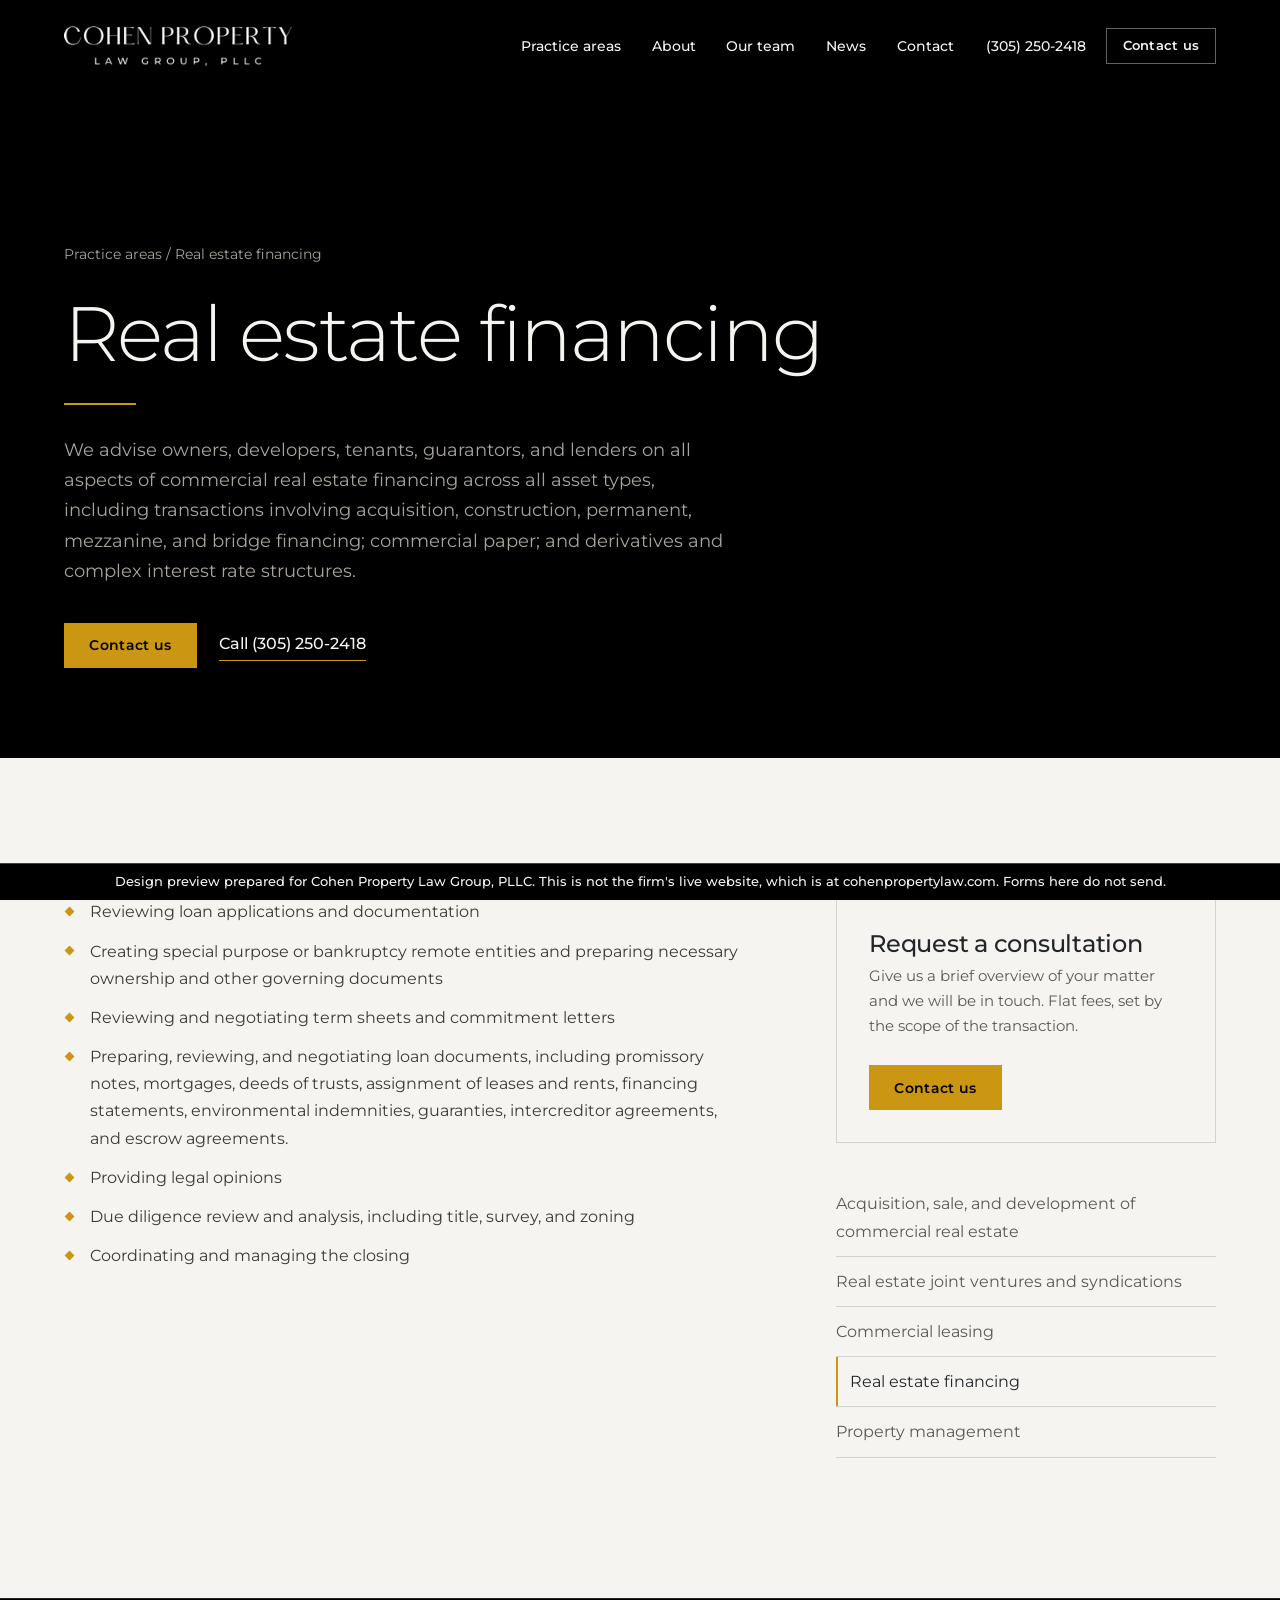
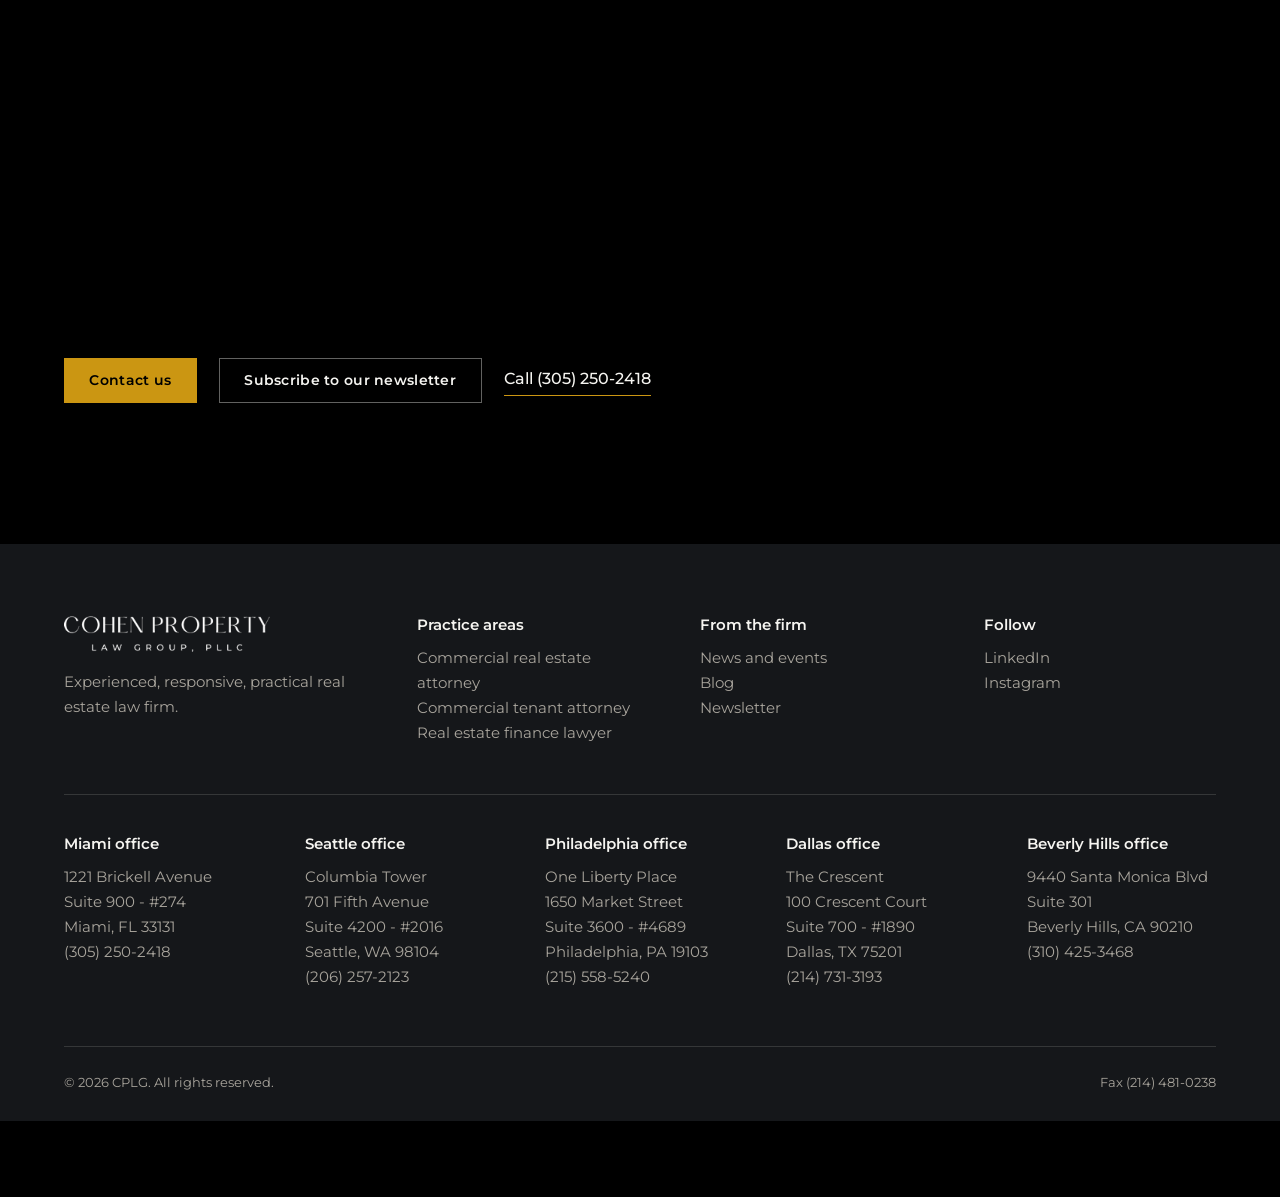
<file: real-estate-financing.html>
<!doctype html>
<html lang="en">
<head>
<meta charset="utf-8">
<meta name="viewport" content="width=device-width, initial-scale=1">
<meta name="robots" content="noindex">
<title>Commercial Real Estate Financing | Cohen Property Law Group</title>
<meta name="description" content="CPLG provides expert legal advice on real estate financing for commercial and residential properties to owners, developers, tenants, guarantors, and lenders.">
<link rel="preconnect" href="https://fonts.googleapis.com">
<link rel="preconnect" href="https://fonts.gstatic.com" crossorigin>
<link href="https://fonts.googleapis.com/css2?family=Montserrat:wght@300;400;500;600&display=swap" rel="stylesheet">
<script>document.documentElement.classList.add('js')</script>
<link rel="stylesheet" href="assets/site.css?v=f8036eed">
</head>
<body>
<aside class="preview-note" role="note">Design preview prepared for Cohen Property Law Group, PLLC. This is not the firm's live website, which is at cohenpropertylaw.com. Forms here do not send.</aside>
<a class="skip" href="#main">Skip to content</a>

<svg width="0" height="0" style="position:absolute" aria-hidden="true"><symbol id="arrow" viewBox="0 0 24 24" fill="none" stroke="currentColor" stroke-width="1.5"><path d="M4 12h16M14 6l6 6-6 6"/></symbol></svg>

<!-- Links to pages not yet rebuilt (news posts, office pages, blog) point at the live site. -->
<header class="header" id="header">
  <div class="wrap">
    <a class="logo" href="index.html" aria-label="Cohen Property Law Group home"><img src="assets/logo.png" width="274" height="48" alt="Cohen Property Law Group, PLLC"></a>
    <button class="menu-btn" id="menuBtn" aria-expanded="false" aria-controls="nav">Menu</button>
    <nav class="nav" id="nav" aria-label="Main">
      <a href="index.html#practice">Practice areas</a>
      <a href="about.html">About</a>
      <a href="team.html">Our team</a>
      <a href="news.html">News</a>
      <a href="contact.html">Contact</a>
    </nav>
    <div class="header-cta">
      <a href="tel:+13052502418">(305) 250-2418</a>
      <a class="btn btn--ghost" href="contact.html">Contact us</a>
    </div>
  </div>
</header>

<main id="main">

<section class="page-hero">
  <div class="wrap">
    <p class="crumbs"><a href="index.html#practice">Practice areas</a> / Real estate financing</p>
    <h1><span class="line" style="--i:0"><span>Real estate financing</span></span></h1>
    <i class="rule"></i>
    <p class="lede">We advise owners, developers, tenants, guarantors, and lenders on all aspects of commercial real estate financing across all asset types, including transactions involving acquisition, construction, permanent, mezzanine, and bridge financing; commercial paper; and derivatives and complex interest rate structures.</p>
    <div class="hero-actions">
      <a class="btn" href="contact.html">Contact us</a>
      <a class="link" href="tel:+13052502418">Call (305) 250-2418</a>
    </div>
  </div>
</section>

<section class="on-paper">
  <div class="wrap article">
    <div class="prose">
      <ul class="ticks"><li><em></em>Reviewing loan applications and documentation</li><li><em></em>Creating special purpose or bankruptcy remote entities and preparing necessary ownership and other governing documents</li><li><em></em>Reviewing and negotiating term sheets and commitment letters</li><li><em></em>Preparing, reviewing, and negotiating loan documents, including promissory notes, mortgages, deeds of trusts, assignment of leases and rents, financing statements, environmental indemnities, guaranties, intercreditor agreements, and escrow agreements.</li><li><em></em>Providing legal opinions</li><li><em></em>Due diligence review and analysis, including title, survey, and zoning</li><li><em></em>Coordinating and managing the closing</li></ul>
    </div>

    <aside class="aside">
      <div class="card">
        <h2>Request a consultation</h2>
        <p>Give us a brief overview of your matter and we will be in touch. Flat fees, set by the scope of the transaction.</p>
        <a class="btn" href="contact.html">Contact us</a>
      </div>
      <nav aria-label="Practice areas">
        <ul class="sidelist">
          <li><a href="acquisition-sale-of-commercial-real-estate.html">Acquisition, sale, and development of commercial real estate</a></li>
          <li><a href="real-estate-joint-ventures-and-syndications.html">Real estate joint ventures and syndications</a></li>
          <li><a href="commercial-lease-attorney.html">Commercial leasing</a></li>
          <li><a href="real-estate-financing.html" aria-current="page">Real estate financing</a></li>
          <li><a href="property-management-attorney.html">Property management</a></li>
        </ul>
      </nav>
    </aside>
  </div>
</section>

<section class="closing" id="contact">
  <div class="wrap">
    <h2 class="rv">It is our privilege to serve your real estate needs.</h2><i class="rule"></i>
    <div class="hero-actions">
      <a class="btn" href="contact.html">Contact us</a>
      <a class="btn btn--ghost" href="https://lp.constantcontactpages.com/sl/hlsqZJL/cohenpropertylawgroup">Subscribe to our newsletter</a>
      <a class="link" href="tel:+13052502418">Call (305) 250-2418</a>
    </div>
  </div>
</section>

</main>

<footer>
  <div class="wrap">
    <div class="foot">
      <div>
        <img src="assets/logo.png" width="274" height="48" alt="Cohen Property Law Group, PLLC" loading="lazy">
        <p>Experienced, responsive, practical real estate law firm.</p>
      </div>
      <div>
        <h3>Practice areas</h3>
        <ul>
          <li><a href="https://cohenpropertylaw.com/commercial-real-estate-attorney/">Commercial real estate attorney</a></li>
          <li><a href="https://cohenpropertylaw.com/commercial-tenant-attorney/">Commercial tenant attorney</a></li>
          <li><a href="https://cohenpropertylaw.com/real-estate-finance-lawyer/">Real estate finance lawyer</a></li>
        </ul>
      </div>
      <div>
        <h3>From the firm</h3>
        <ul>
          <li><a href="news.html">News and events</a></li>
          <li><a href="https://cohenpropertylaw.com/blog/">Blog</a></li>
          <li><a href="https://lp.constantcontactpages.com/sl/hlsqZJL/cohenpropertylawgroup">Newsletter</a></li>
        </ul>
      </div>
      <div>
        <h3>Follow</h3>
        <ul>
          <li><a href="https://www.linkedin.com/company/cohen-property-law-group/">LinkedIn</a></li>
          <li><a href="https://www.instagram.com/cohenpropertylawgroup/">Instagram</a></li>
        </ul>
      </div>
    </div>
    <div class="foot foot--offices">
      <div>
        <h3><a href="https://cohenpropertylaw.com/miami/">Miami office</a></h3>
        <address>1221 Brickell Avenue<br>Suite 900 - #274<br>Miami, FL 33131<br><a href="tel:+13052502418">(305) 250-2418</a></address>
      </div>
      <div>
        <h3><a href="https://cohenpropertylaw.com/seattle/">Seattle office</a></h3>
        <address>Columbia Tower<br>701 Fifth Avenue<br>Suite 4200 - #2016<br>Seattle, WA 98104<br><a href="tel:+12062572123">(206) 257-2123</a></address>
      </div>
      <div>
        <h3><a href="https://cohenpropertylaw.com/philadelphia/">Philadelphia office</a></h3>
        <address>One Liberty Place<br>1650 Market Street<br>Suite 3600 - #4689<br>Philadelphia, PA 19103<br><a href="tel:+12155585240">(215) 558-5240</a></address>
      </div>
      <div>
        <h3><a href="https://cohenpropertylaw.com/dallas/">Dallas office</a></h3>
        <address>The Crescent<br>100 Crescent Court<br>Suite 700 - #1890<br>Dallas, TX 75201<br><a href="tel:+12147313193">(214) 731-3193</a></address>
      </div>
      <div>
        <h3><a href="https://cohenpropertylaw.com/beverly-hills/">Beverly Hills office</a></h3>
        <address>9440 Santa Monica Blvd<br>Suite 301<br>Beverly Hills, CA 90210<br><a href="tel:+13104253468">(310) 425-3468</a></address>
      </div>
    </div>
    <div class="legal">
      <span>&copy; 2026 CPLG. All rights reserved.</span>
      <span style="margin-right:0">Fax (214) 481-0238</span>
    </div>
  </div>
</footer>

<script src="assets/site.js?v=f8036eed"></script>
</body>
</html>
</file>
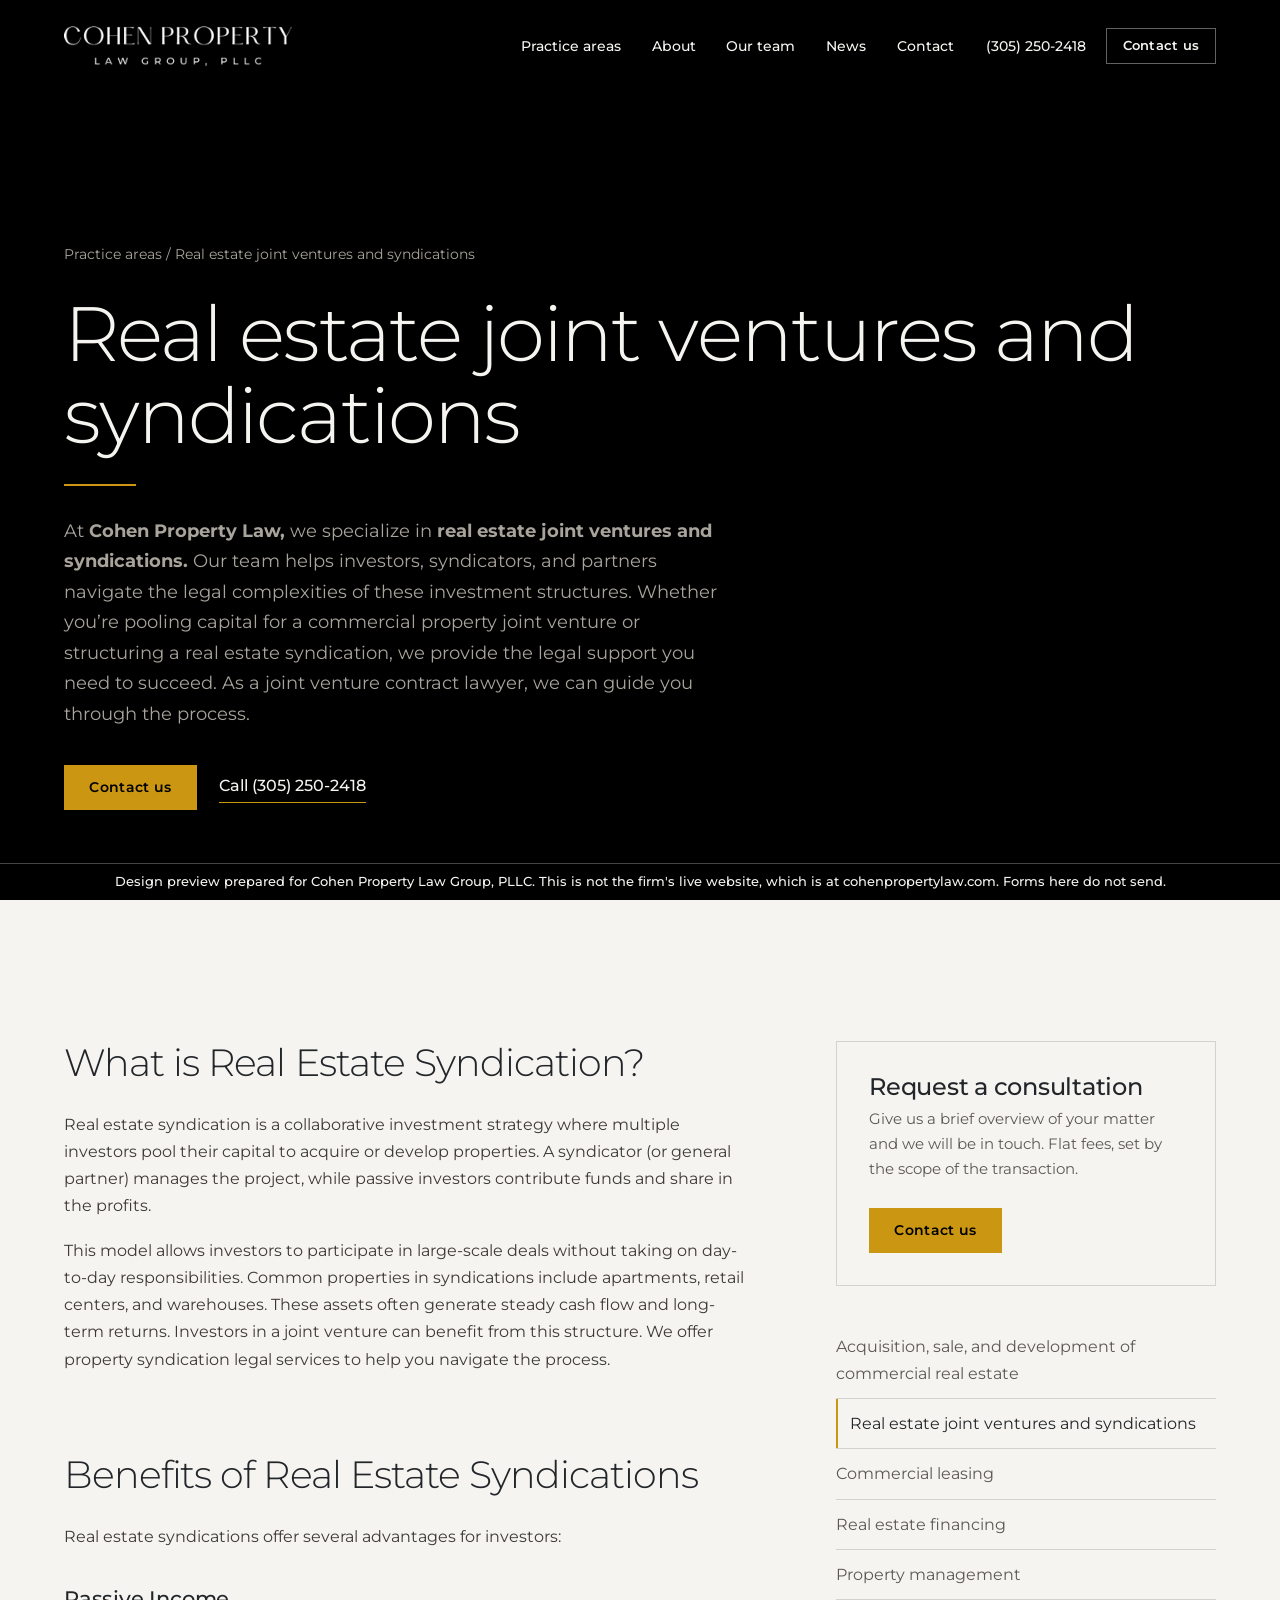
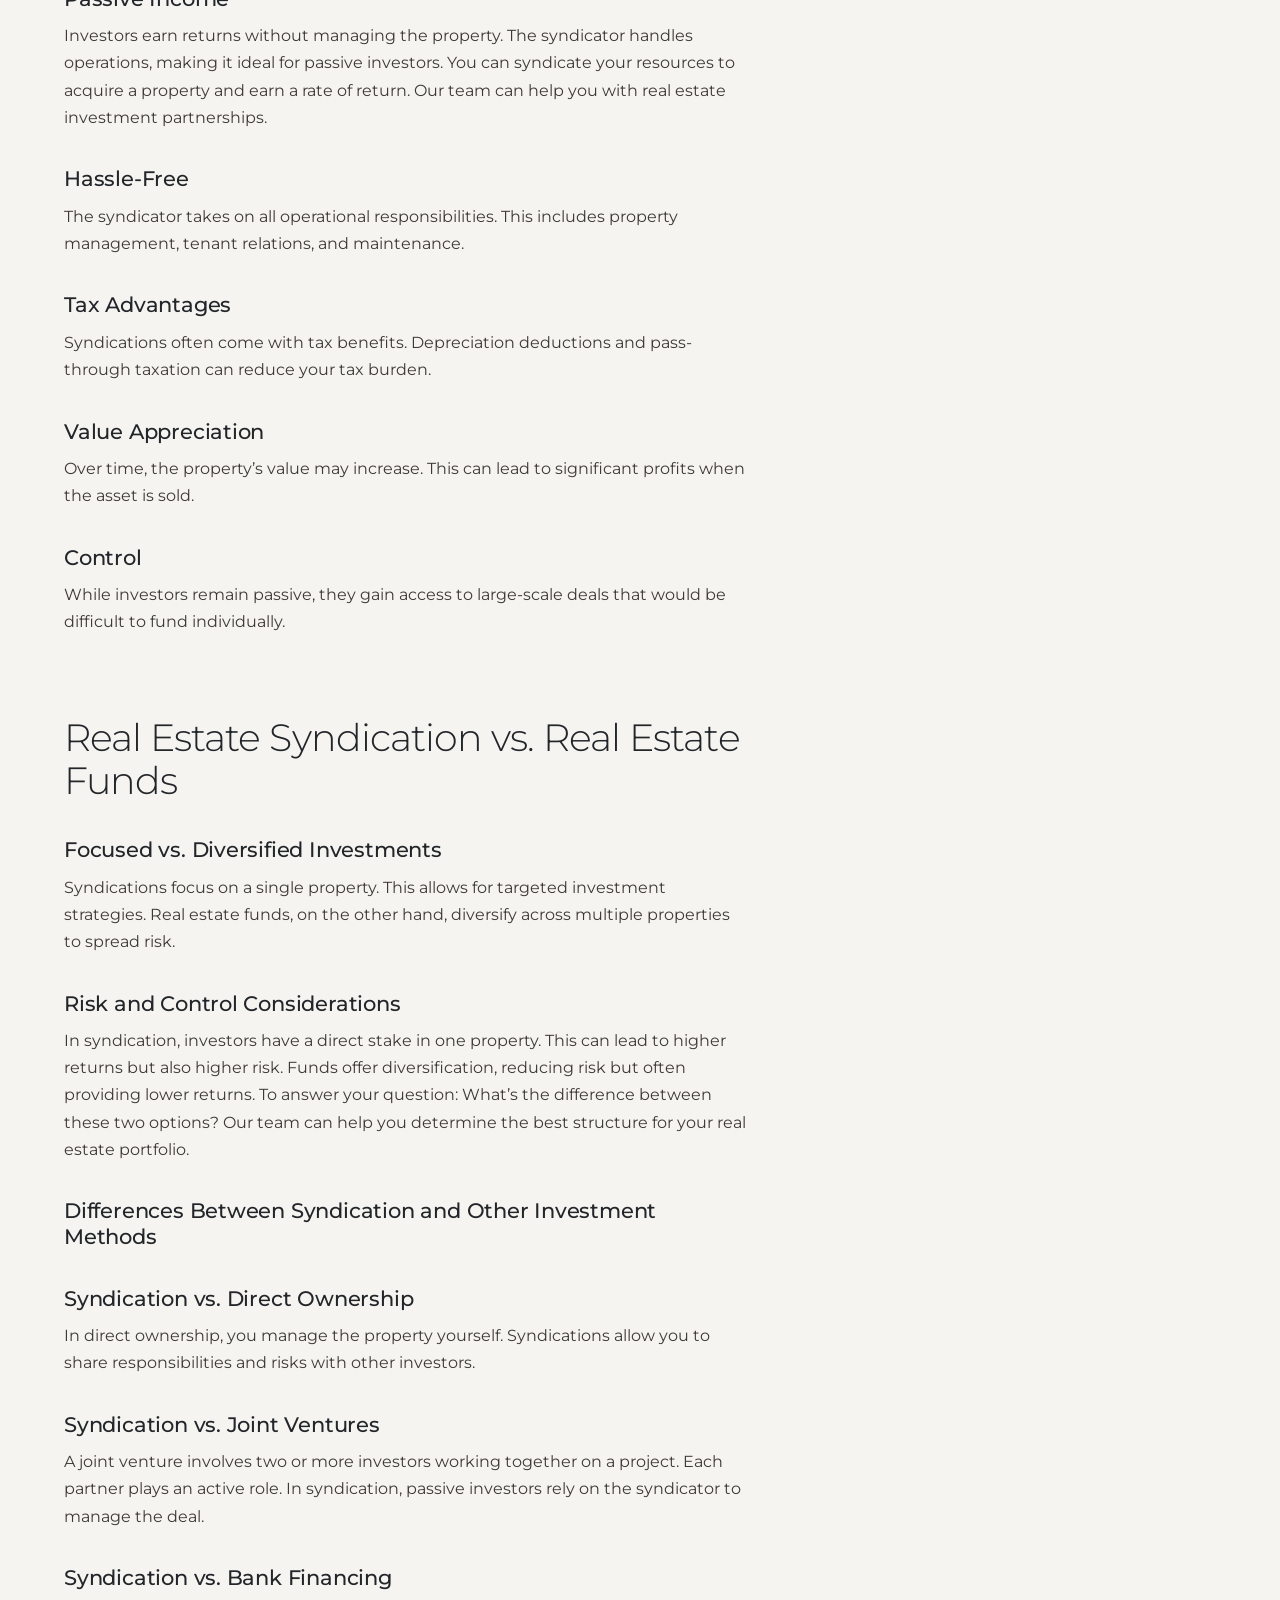
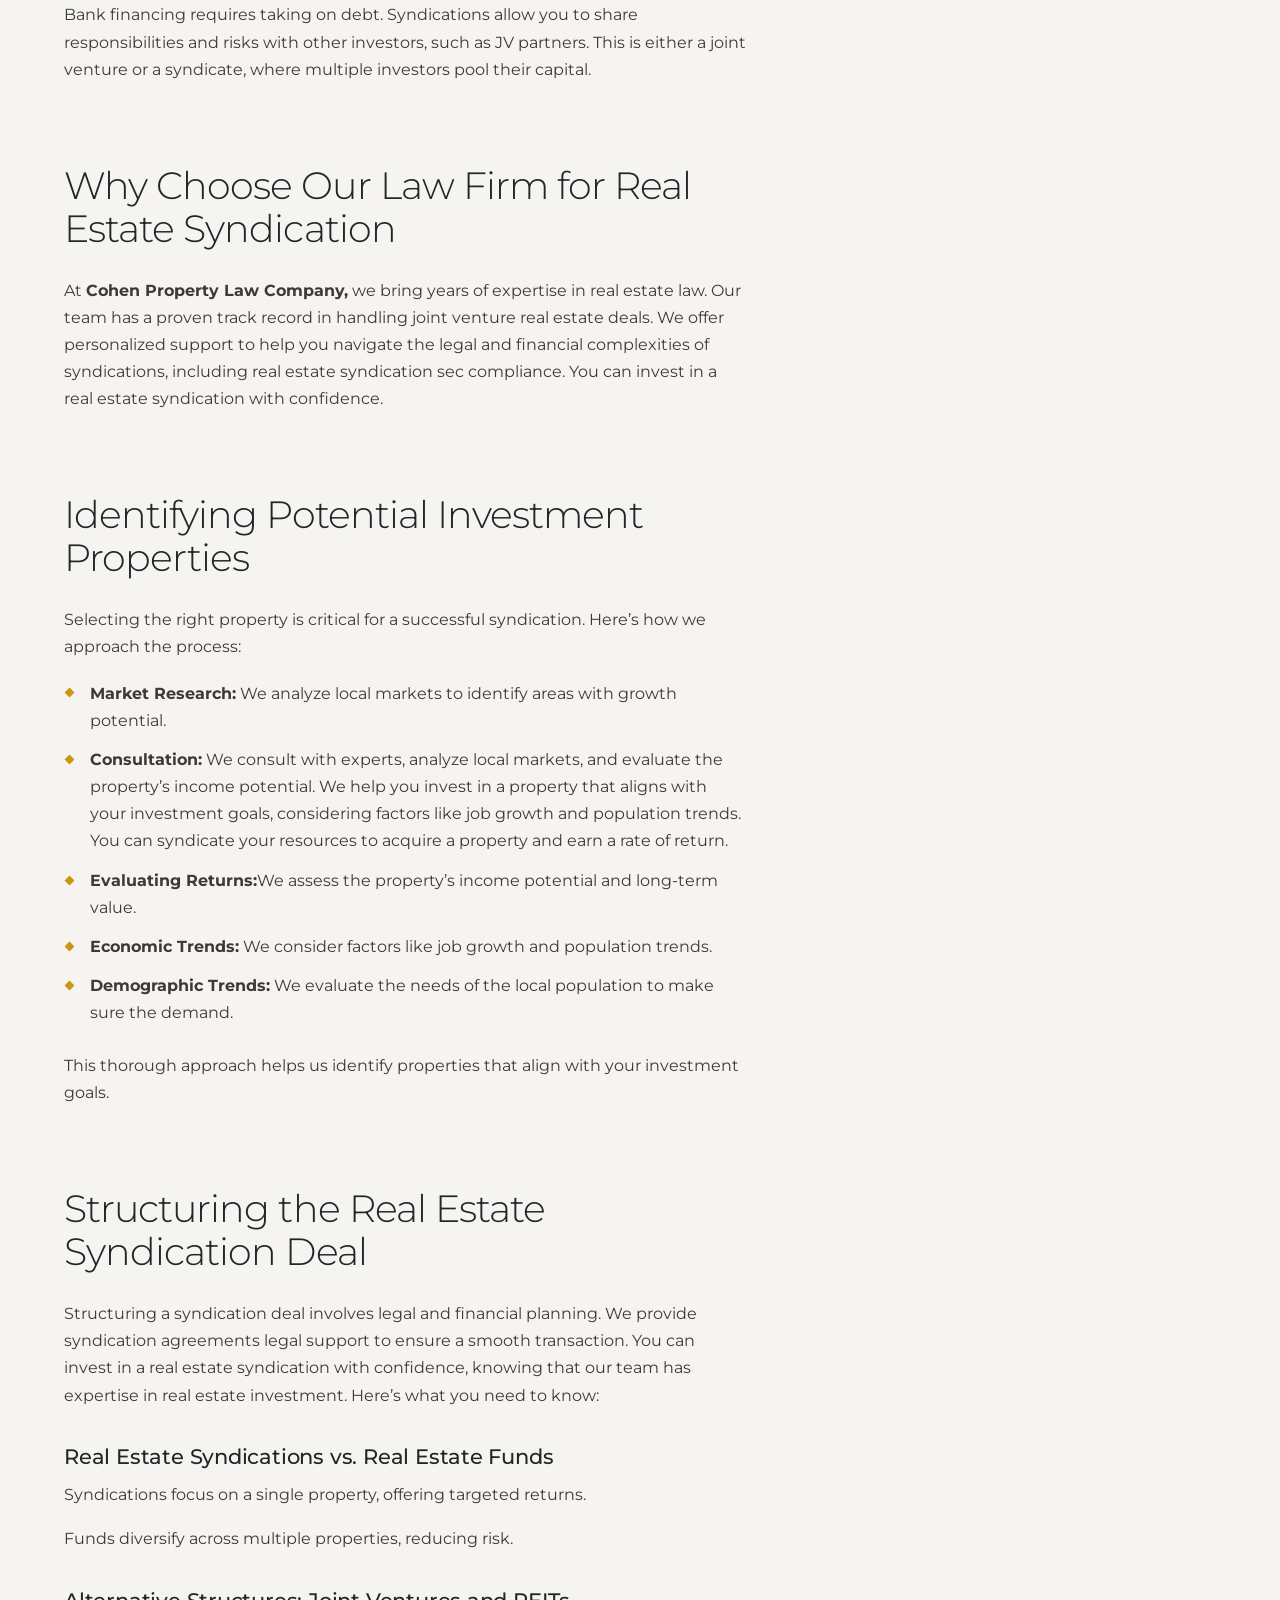
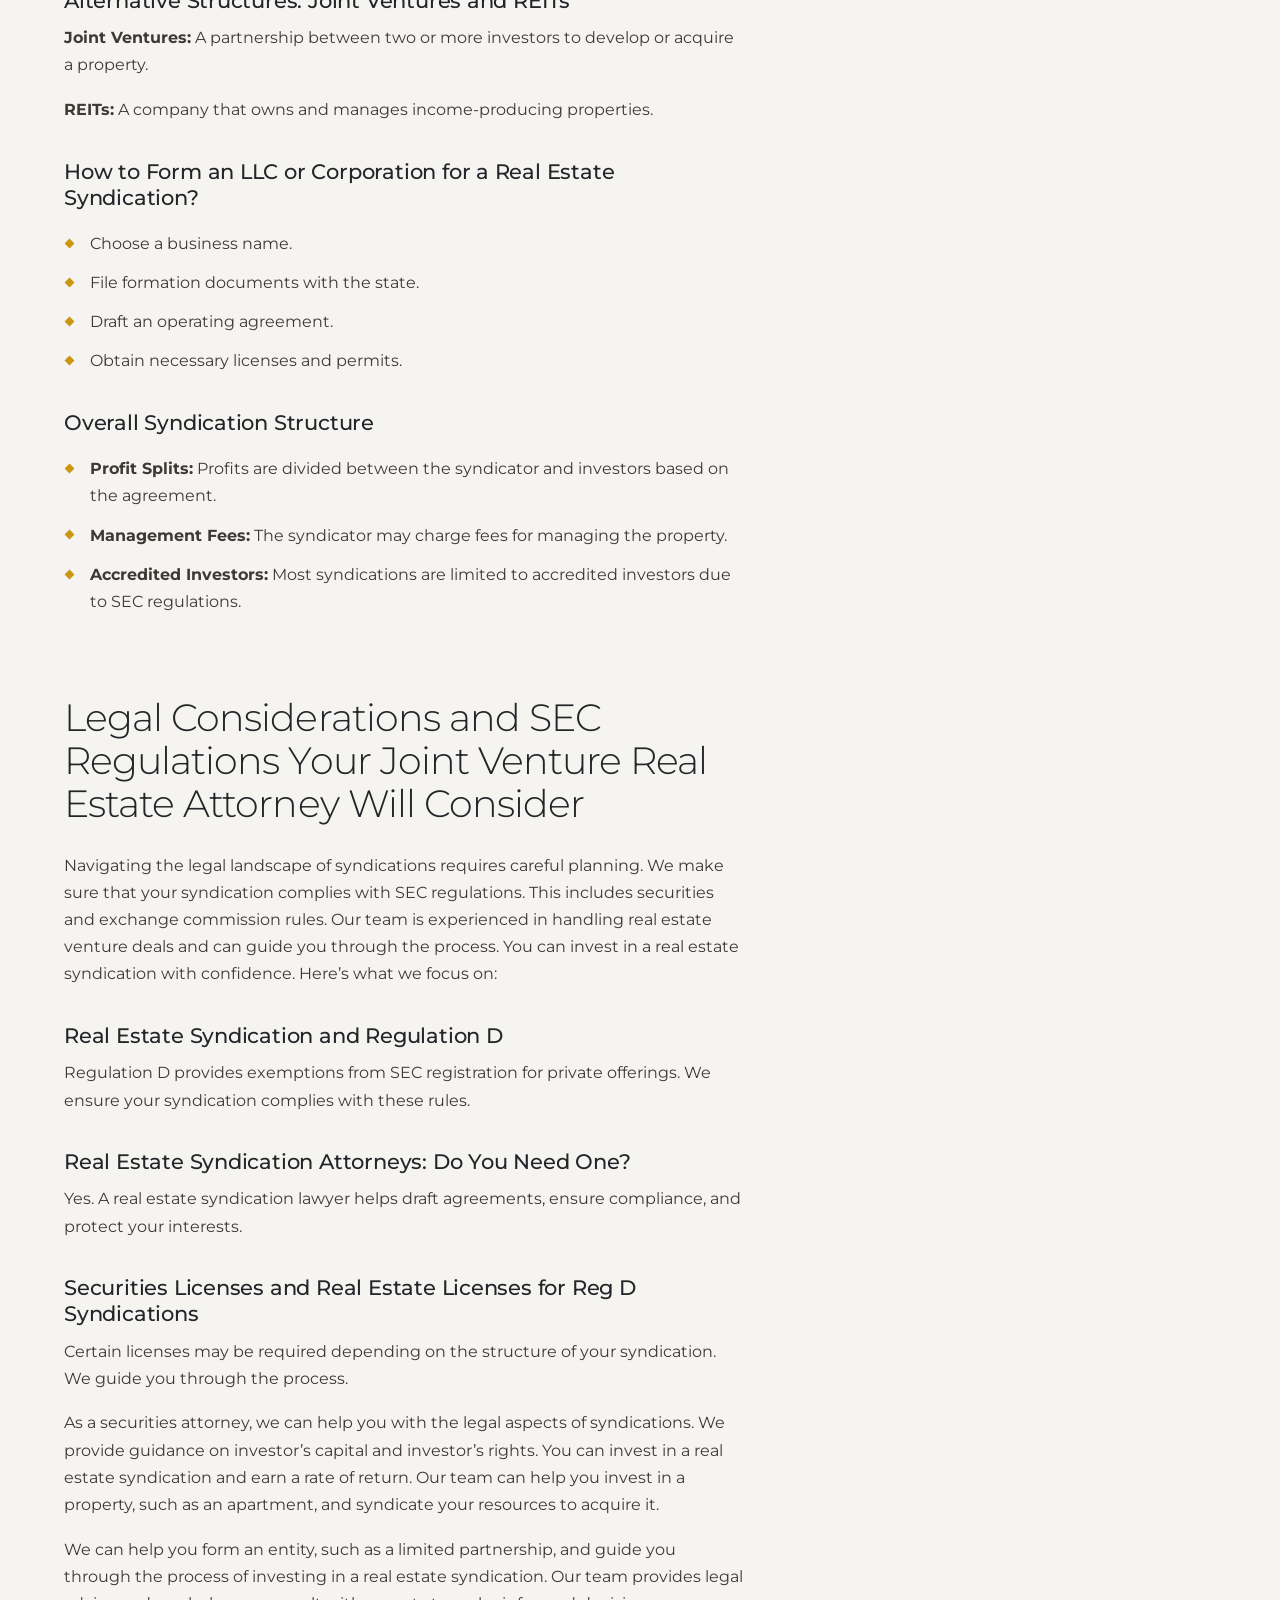
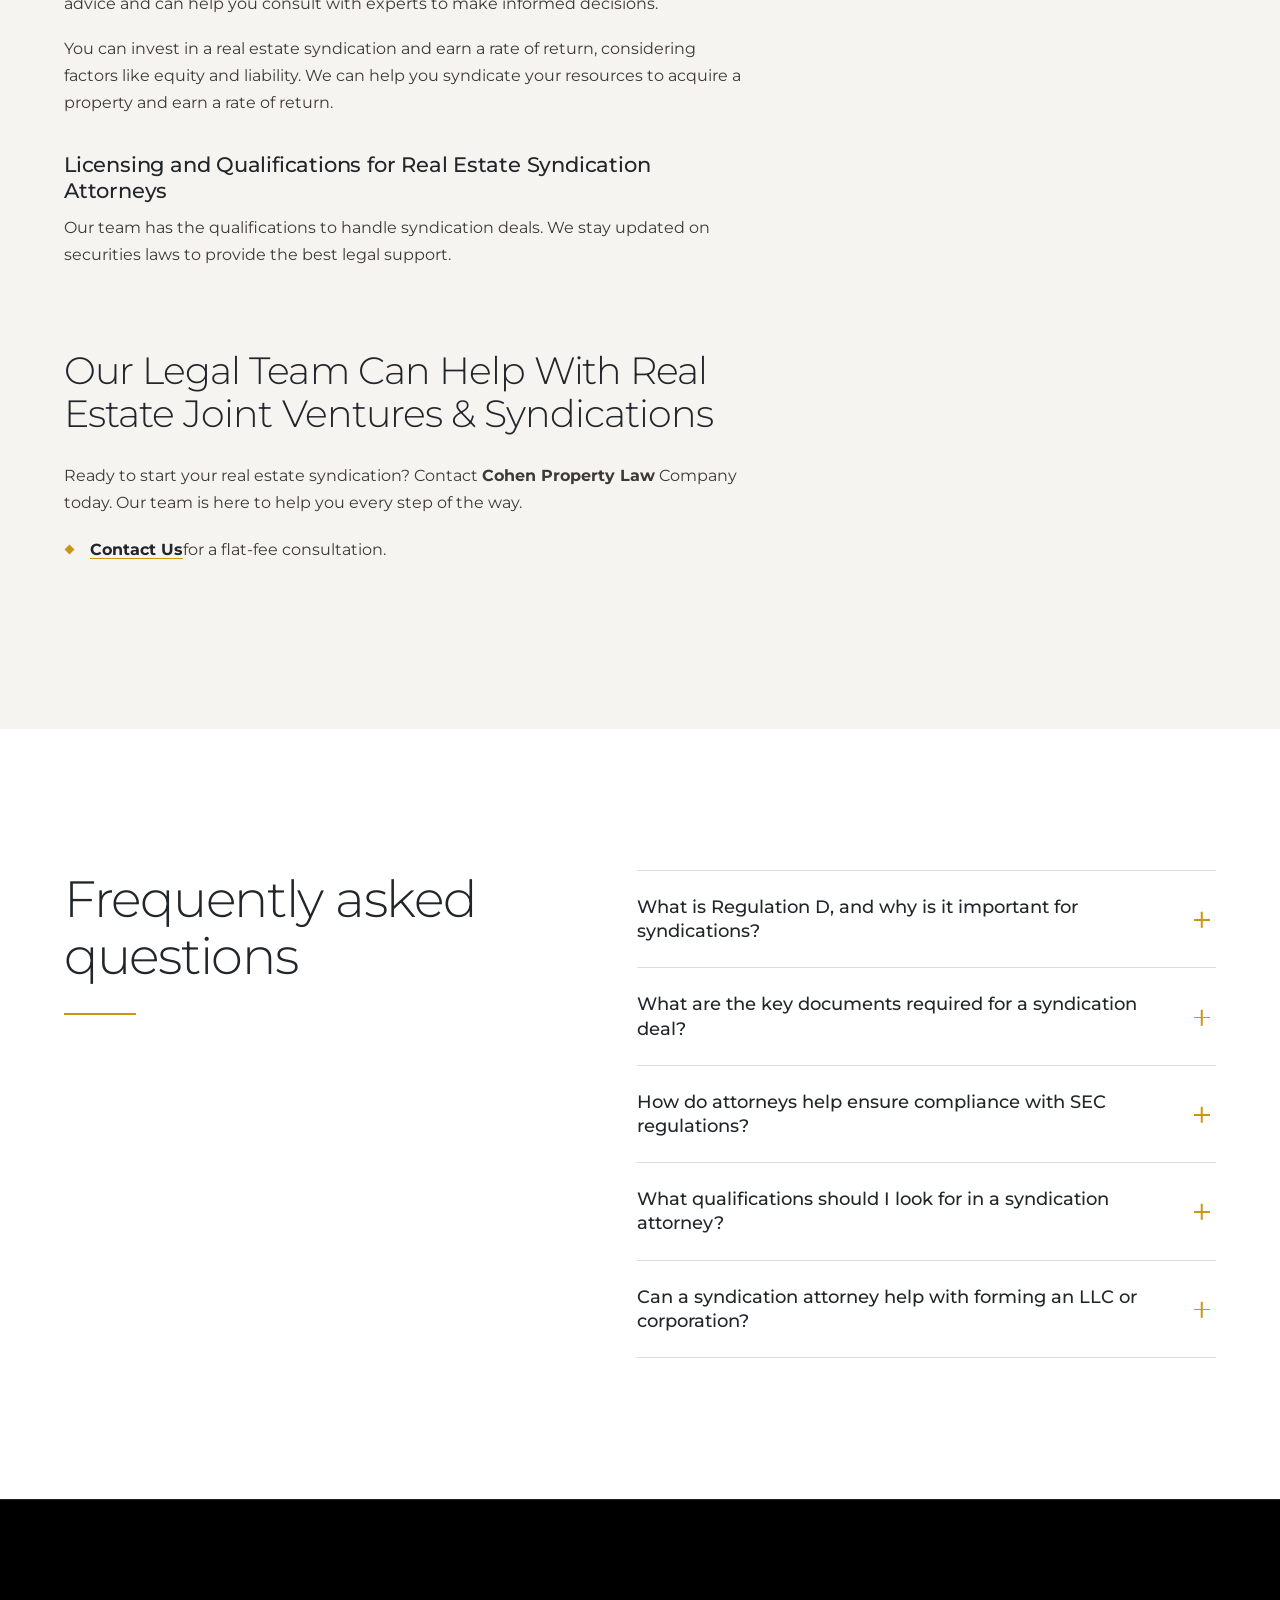
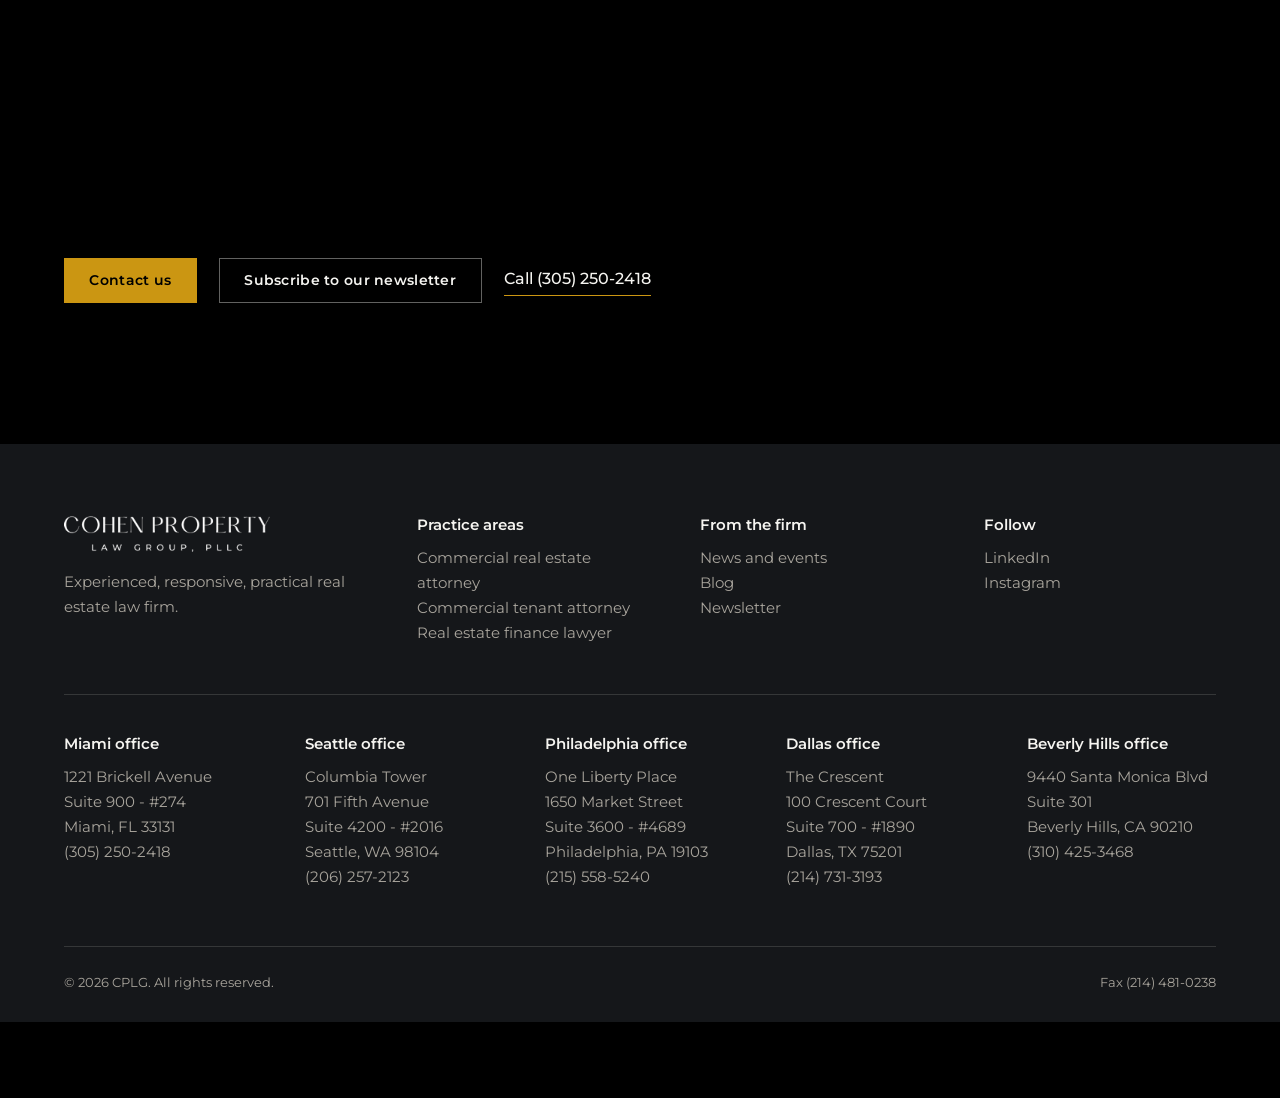
<file: real-estate-joint-ventures-and-syndications.html>
<!doctype html>
<html lang="en">
<head>
<meta charset="utf-8">
<meta name="viewport" content="width=device-width, initial-scale=1">
<meta name="robots" content="noindex">
<title>Real Estate Joint Ventures &amp; Syndications</title>
<meta name="description" content="Resolve real estate disputes, enforce investment rules, and ensure joint venture compliance with Florida’s Condominium Act with help from our condo association lawyers. Contact us now!">
<link rel="preconnect" href="https://fonts.googleapis.com">
<link rel="preconnect" href="https://fonts.gstatic.com" crossorigin>
<link href="https://fonts.googleapis.com/css2?family=Montserrat:wght@300;400;500;600&display=swap" rel="stylesheet">
<script>document.documentElement.classList.add('js')</script>
<link rel="stylesheet" href="assets/site.css?v=f8036eed">
</head>
<body>
<aside class="preview-note" role="note">Design preview prepared for Cohen Property Law Group, PLLC. This is not the firm's live website, which is at cohenpropertylaw.com. Forms here do not send.</aside>
<a class="skip" href="#main">Skip to content</a>

<svg width="0" height="0" style="position:absolute" aria-hidden="true"><symbol id="arrow" viewBox="0 0 24 24" fill="none" stroke="currentColor" stroke-width="1.5"><path d="M4 12h16M14 6l6 6-6 6"/></symbol></svg>

<!-- Links to pages not yet rebuilt (news posts, office pages, blog) point at the live site. -->
<header class="header" id="header">
  <div class="wrap">
    <a class="logo" href="index.html" aria-label="Cohen Property Law Group home"><img src="assets/logo.png" width="274" height="48" alt="Cohen Property Law Group, PLLC"></a>
    <button class="menu-btn" id="menuBtn" aria-expanded="false" aria-controls="nav">Menu</button>
    <nav class="nav" id="nav" aria-label="Main">
      <a href="index.html#practice">Practice areas</a>
      <a href="about.html">About</a>
      <a href="team.html">Our team</a>
      <a href="news.html">News</a>
      <a href="contact.html">Contact</a>
    </nav>
    <div class="header-cta">
      <a href="tel:+13052502418">(305) 250-2418</a>
      <a class="btn btn--ghost" href="contact.html">Contact us</a>
    </div>
  </div>
</header>

<main id="main">

<section class="page-hero">
  <div class="wrap">
    <p class="crumbs"><a href="index.html#practice">Practice areas</a> / Real estate joint ventures and syndications</p>
    <h1><span class="line" style="--i:0"><span>Real estate joint ventures and syndications</span></span></h1>
    <i class="rule"></i>
    <p class="lede">At <strong>Cohen Property Law</strong><strong>,</strong> we specialize in <strong>real estate joint ventures and syndications.</strong> Our team helps investors, syndicators, and partners navigate the legal complexities of these investment structures. Whether you’re pooling capital for a commercial property joint venture or structuring a real estate syndication, we provide the legal support you need to succeed. As a joint venture contract lawyer, we can guide you through the process.</p>
    <div class="hero-actions">
      <a class="btn" href="contact.html">Contact us</a>
      <a class="link" href="tel:+13052502418">Call (305) 250-2418</a>
    </div>
  </div>
</section>

<section class="on-paper">
  <div class="wrap article">
    <div class="prose">
      <h2>What is Real Estate Syndication?</h2>
      <p>Real estate syndication is a collaborative investment strategy where multiple investors pool their capital to acquire or develop properties. A syndicator (or general partner) manages the project, while passive investors contribute funds and share in the profits.</p>
      <p>This model allows investors to participate in large-scale deals without taking on day-to-day responsibilities. Common properties in syndications include apartments, retail centers, and warehouses. These assets often generate steady cash flow and long-term returns. Investors in a joint venture can benefit from this structure. We offer property syndication legal services to help you navigate the process.</p>
      <h2>Benefits of Real Estate Syndications</h2>
      <p>Real estate syndications offer several advantages for investors:</p>
      <h3>Passive Income</h3>
      <p>Investors earn returns without managing the property. The syndicator handles operations, making it ideal for passive investors. You can syndicate your resources to acquire a property and earn a rate of return. Our team can help you with real estate investment partnerships.</p>
      <h3>Hassle-Free</h3>
      <p>The syndicator takes on all operational responsibilities. This includes property management, tenant relations, and maintenance.</p>
      <h3>Tax Advantages</h3>
      <p>Syndications often come with tax benefits. Depreciation deductions and pass-through taxation can reduce your tax burden.</p>
      <h3>Value Appreciation</h3>
      <p>Over time, the property’s value may increase. This can lead to significant profits when the asset is sold.</p>
      <h3>Control</h3>
      <p>While investors remain passive, they gain access to large-scale deals that would be difficult to fund individually.</p>
      <h2>Real Estate Syndication vs. Real Estate Funds</h2>
      <h3>Focused vs. Diversified Investments</h3>
      <p>Syndications focus on a single property. This allows for targeted investment strategies. Real estate funds, on the other hand, diversify across multiple properties to spread risk.</p>
      <h3>Risk and Control Considerations</h3>
      <p>In syndication, investors have a direct stake in one property. This can lead to higher returns but also higher risk. Funds offer diversification, reducing risk but often providing lower returns. To answer your question: What’s the difference between these two options? Our team can help you determine the best structure for your real estate portfolio.</p>
      <h3>Differences Between Syndication and Other Investment Methods</h3>
      <h3>Syndication vs. Direct Ownership</h3>
      <p>In direct ownership, you manage the property yourself. Syndications allow you to share responsibilities and risks with other investors.</p>
      <h3>Syndication vs. Joint Ventures</h3>
      <p>A joint venture involves two or more investors working together on a project. Each partner plays an active role. In syndication, passive investors rely on the syndicator to manage the deal.</p>
      <h3>Syndication vs. Bank Financing</h3>
      <p>Bank financing requires taking on debt. Syndications allow you to share responsibilities and risks with other investors, such as JV partners. This is either a joint venture or a syndicate, where multiple investors pool their capital.</p>
      <h2>Why Choose Our Law Firm for Real Estate Syndication</h2>
      <p>At <strong>Cohen Property Law Company,</strong> we bring years of expertise in real estate law. Our team has a proven track record in handling joint venture real estate deals. We offer personalized support to help you navigate the legal and financial complexities of syndications, including real estate syndication sec compliance. You can invest in a real estate syndication with confidence.</p>
      <h2>Identifying Potential Investment Properties</h2>
      <p>Selecting the right property is critical for a successful syndication. Here’s how we approach the process:</p>
      <ul class="ticks"><li><strong>Market Research:</strong> We analyze local markets to identify areas with growth potential.</li><li><strong></strong><strong>Consultation:</strong> We consult with experts, analyze local markets, and evaluate the property’s income potential. We help you invest in a property that aligns with your investment goals, considering factors like job growth and population trends. You can syndicate your resources to acquire a property and earn a rate of return.</li><li><strong>Evaluating Returns:</strong>We assess the property’s income potential and long-term value.</li><li><strong>Economic Trends:</strong> We consider factors like job growth and population trends.</li><li><strong>Demographic Trends:</strong> We evaluate the needs of the local population to make sure the demand.</li></ul>
      <p>This thorough approach helps us identify properties that align with your investment goals.</p>
      <h2>Structuring the Real Estate Syndication Deal</h2>
      <p>Structuring a syndication deal involves legal and financial planning. We provide syndication agreements legal support to ensure a smooth transaction. You can invest in a real estate syndication with confidence, knowing that our team has expertise in real estate investment. Here’s what you need to know:</p>
      <h3>Real Estate Syndications vs. Real Estate Funds</h3>
      <p>Syndications focus on a single property, offering targeted returns.</p>
      <p>Funds diversify across multiple properties, reducing risk.</p>
      <h3>Alternative Structures: Joint Ventures and REITs</h3>
      <p><strong>Joint Ventures:</strong> A partnership between two or more investors to develop or acquire a property.</p>
      <p><strong>REITs:</strong> A company that owns and manages income-producing properties.</p>
      <h3>How to Form an LLC or Corporation for a Real Estate Syndication?</h3>
      <ul class="ticks"><li>Choose a business name.</li><li>File formation documents with the state.</li><li>Draft an operating agreement.</li><li>Obtain necessary licenses and permits.</li></ul>
      <h3>Overall Syndication Structure</h3>
      <ul class="ticks"><li><strong>Profit Splits:</strong> Profits are divided between the syndicator and investors based on the agreement.</li><li><strong>Management Fees:</strong> The syndicator may charge fees for managing the property.</li><li><strong>Accredited Investors:</strong> Most syndications are limited to accredited investors due to SEC regulations.</li></ul>
      <h2>Legal Considerations and SEC Regulations Your Joint Venture Real Estate Attorney Will Consider</h2>
      <p>Navigating the legal landscape of syndications requires careful planning. We make sure that your syndication complies with SEC regulations. This includes securities and exchange commission rules. Our team is experienced in handling real estate venture deals and can guide you through the process. You can invest in a real estate syndication with confidence. Here’s what we focus on:</p>
      <h3>Real Estate Syndication and Regulation D</h3>
      <p>Regulation D provides exemptions from SEC registration for private offerings. We ensure your syndication complies with these rules.</p>
      <h3>Real Estate Syndication Attorneys: Do You Need One?</h3>
      <p>Yes. A real estate syndication lawyer helps draft agreements, ensure compliance, and protect your interests.</p>
      <h3>Securities Licenses and Real Estate Licenses for Reg D Syndications</h3>
      <p>Certain licenses may be required depending on the structure of your syndication. We guide you through the process.</p>
      <p>As a securities attorney, we can help you with the legal aspects of syndications. We provide guidance on investor’s capital and investor’s rights. You can invest in a real estate syndication and earn a rate of return. Our team can help you invest in a property, such as an apartment, and syndicate your resources to acquire it.</p>
      <p>We can help you form an entity, such as a limited partnership, and guide you through the process of investing in a real estate syndication. Our team provides legal advice and can help you consult with experts to make informed decisions.</p>
      <p>You can invest in a real estate syndication and earn a rate of return, considering factors like equity and liability. We can help you syndicate your resources to acquire a property and earn a rate of return.</p>
      <h3>Licensing and Qualifications for Real Estate Syndication Attorneys</h3>
      <p>Our team has the qualifications to handle syndication deals. We stay updated on securities laws to provide the best legal support.</p>
      <h2>Our Legal Team Can Help With Real Estate Joint Ventures &amp; Syndications</h2>
      <p>Ready to start your real estate syndication? Contact <strong>Cohen Property Law</strong> Company today. Our team is here to help you every step of the way.</p>
      <ul class="ticks"><li><a href="contact.html"><strong>Contact Us</strong></a>for a flat-fee consultation.</li></ul>
    </div>

    <aside class="aside">
      <div class="card">
        <h2>Request a consultation</h2>
        <p>Give us a brief overview of your matter and we will be in touch. Flat fees, set by the scope of the transaction.</p>
        <a class="btn" href="contact.html">Contact us</a>
      </div>
      <nav aria-label="Practice areas">
        <ul class="sidelist">
          <li><a href="acquisition-sale-of-commercial-real-estate.html">Acquisition, sale, and development of commercial real estate</a></li>
          <li><a href="real-estate-joint-ventures-and-syndications.html" aria-current="page">Real estate joint ventures and syndications</a></li>
          <li><a href="commercial-lease-attorney.html">Commercial leasing</a></li>
          <li><a href="real-estate-financing.html">Real estate financing</a></li>
          <li><a href="property-management-attorney.html">Property management</a></li>
        </ul>
      </nav>
    </aside>
  </div>
</section>

<section class="on-paper alt">
  <div class="wrap split">
    <div><h2 class="rv">Frequently asked questions</h2><i class="rule"></i></div>
    <div class="faq">
      <details><summary>What is Regulation D, and why is it important for syndications?</summary><div class="prose"><p>Regulation D provides exemptions from SEC registration for private offerings. It’s crucial for syndications because it allows syndicators to raise capital without costly registration processes.</p></div></details>
      <details><summary>What are the key documents required for a syndication deal?</summary><div class="prose"><p>Key documents include the syndication agreement, private placement memorandum (PPM), operating agreement, and subscription agreements. These outline the terms, risks, and roles of all parties.</p></div></details>
      <details><summary>How do attorneys help ensure compliance with SEC regulations?</summary><div class="prose"><p>A real estate syndication lawyer reviews your deal structure, drafts compliant documents, and ensures adherence to securities laws. This minimizes the risk of legal issues.</p></div></details>
      <details><summary>What qualifications should I look for in a syndication attorney?</summary><div class="prose"><p>Look for an attorney with experience in real estate law, securities regulations, and a proven track record in syndication deals. They should also understand SEC compliance and Regulation D.</p></div></details>
      <details><summary>Can a syndication attorney help with forming an LLC or corporation?</summary><div class="prose"><p>Yes. A syndication attorney can guide you through forming an LLC or corporation, drafting operating agreements, and ensuring compliance with state laws.</p></div></details>
    </div>
  </div>
</section>

<section class="closing" id="contact">
  <div class="wrap">
    <h2 class="rv">It is our privilege to serve your real estate needs.</h2><i class="rule"></i>
    <div class="hero-actions">
      <a class="btn" href="contact.html">Contact us</a>
      <a class="btn btn--ghost" href="https://lp.constantcontactpages.com/sl/hlsqZJL/cohenpropertylawgroup">Subscribe to our newsletter</a>
      <a class="link" href="tel:+13052502418">Call (305) 250-2418</a>
    </div>
  </div>
</section>

</main>

<footer>
  <div class="wrap">
    <div class="foot">
      <div>
        <img src="assets/logo.png" width="274" height="48" alt="Cohen Property Law Group, PLLC" loading="lazy">
        <p>Experienced, responsive, practical real estate law firm.</p>
      </div>
      <div>
        <h3>Practice areas</h3>
        <ul>
          <li><a href="https://cohenpropertylaw.com/commercial-real-estate-attorney/">Commercial real estate attorney</a></li>
          <li><a href="https://cohenpropertylaw.com/commercial-tenant-attorney/">Commercial tenant attorney</a></li>
          <li><a href="https://cohenpropertylaw.com/real-estate-finance-lawyer/">Real estate finance lawyer</a></li>
        </ul>
      </div>
      <div>
        <h3>From the firm</h3>
        <ul>
          <li><a href="news.html">News and events</a></li>
          <li><a href="https://cohenpropertylaw.com/blog/">Blog</a></li>
          <li><a href="https://lp.constantcontactpages.com/sl/hlsqZJL/cohenpropertylawgroup">Newsletter</a></li>
        </ul>
      </div>
      <div>
        <h3>Follow</h3>
        <ul>
          <li><a href="https://www.linkedin.com/company/cohen-property-law-group/">LinkedIn</a></li>
          <li><a href="https://www.instagram.com/cohenpropertylawgroup/">Instagram</a></li>
        </ul>
      </div>
    </div>
    <div class="foot foot--offices">
      <div>
        <h3><a href="https://cohenpropertylaw.com/miami/">Miami office</a></h3>
        <address>1221 Brickell Avenue<br>Suite 900 - #274<br>Miami, FL 33131<br><a href="tel:+13052502418">(305) 250-2418</a></address>
      </div>
      <div>
        <h3><a href="https://cohenpropertylaw.com/seattle/">Seattle office</a></h3>
        <address>Columbia Tower<br>701 Fifth Avenue<br>Suite 4200 - #2016<br>Seattle, WA 98104<br><a href="tel:+12062572123">(206) 257-2123</a></address>
      </div>
      <div>
        <h3><a href="https://cohenpropertylaw.com/philadelphia/">Philadelphia office</a></h3>
        <address>One Liberty Place<br>1650 Market Street<br>Suite 3600 - #4689<br>Philadelphia, PA 19103<br><a href="tel:+12155585240">(215) 558-5240</a></address>
      </div>
      <div>
        <h3><a href="https://cohenpropertylaw.com/dallas/">Dallas office</a></h3>
        <address>The Crescent<br>100 Crescent Court<br>Suite 700 - #1890<br>Dallas, TX 75201<br><a href="tel:+12147313193">(214) 731-3193</a></address>
      </div>
      <div>
        <h3><a href="https://cohenpropertylaw.com/beverly-hills/">Beverly Hills office</a></h3>
        <address>9440 Santa Monica Blvd<br>Suite 301<br>Beverly Hills, CA 90210<br><a href="tel:+13104253468">(310) 425-3468</a></address>
      </div>
    </div>
    <div class="legal">
      <span>&copy; 2026 CPLG. All rights reserved.</span>
      <span style="margin-right:0">Fax (214) 481-0238</span>
    </div>
  </div>
</footer>

<script src="assets/site.js?v=f8036eed"></script>
</body>
</html>
</file>
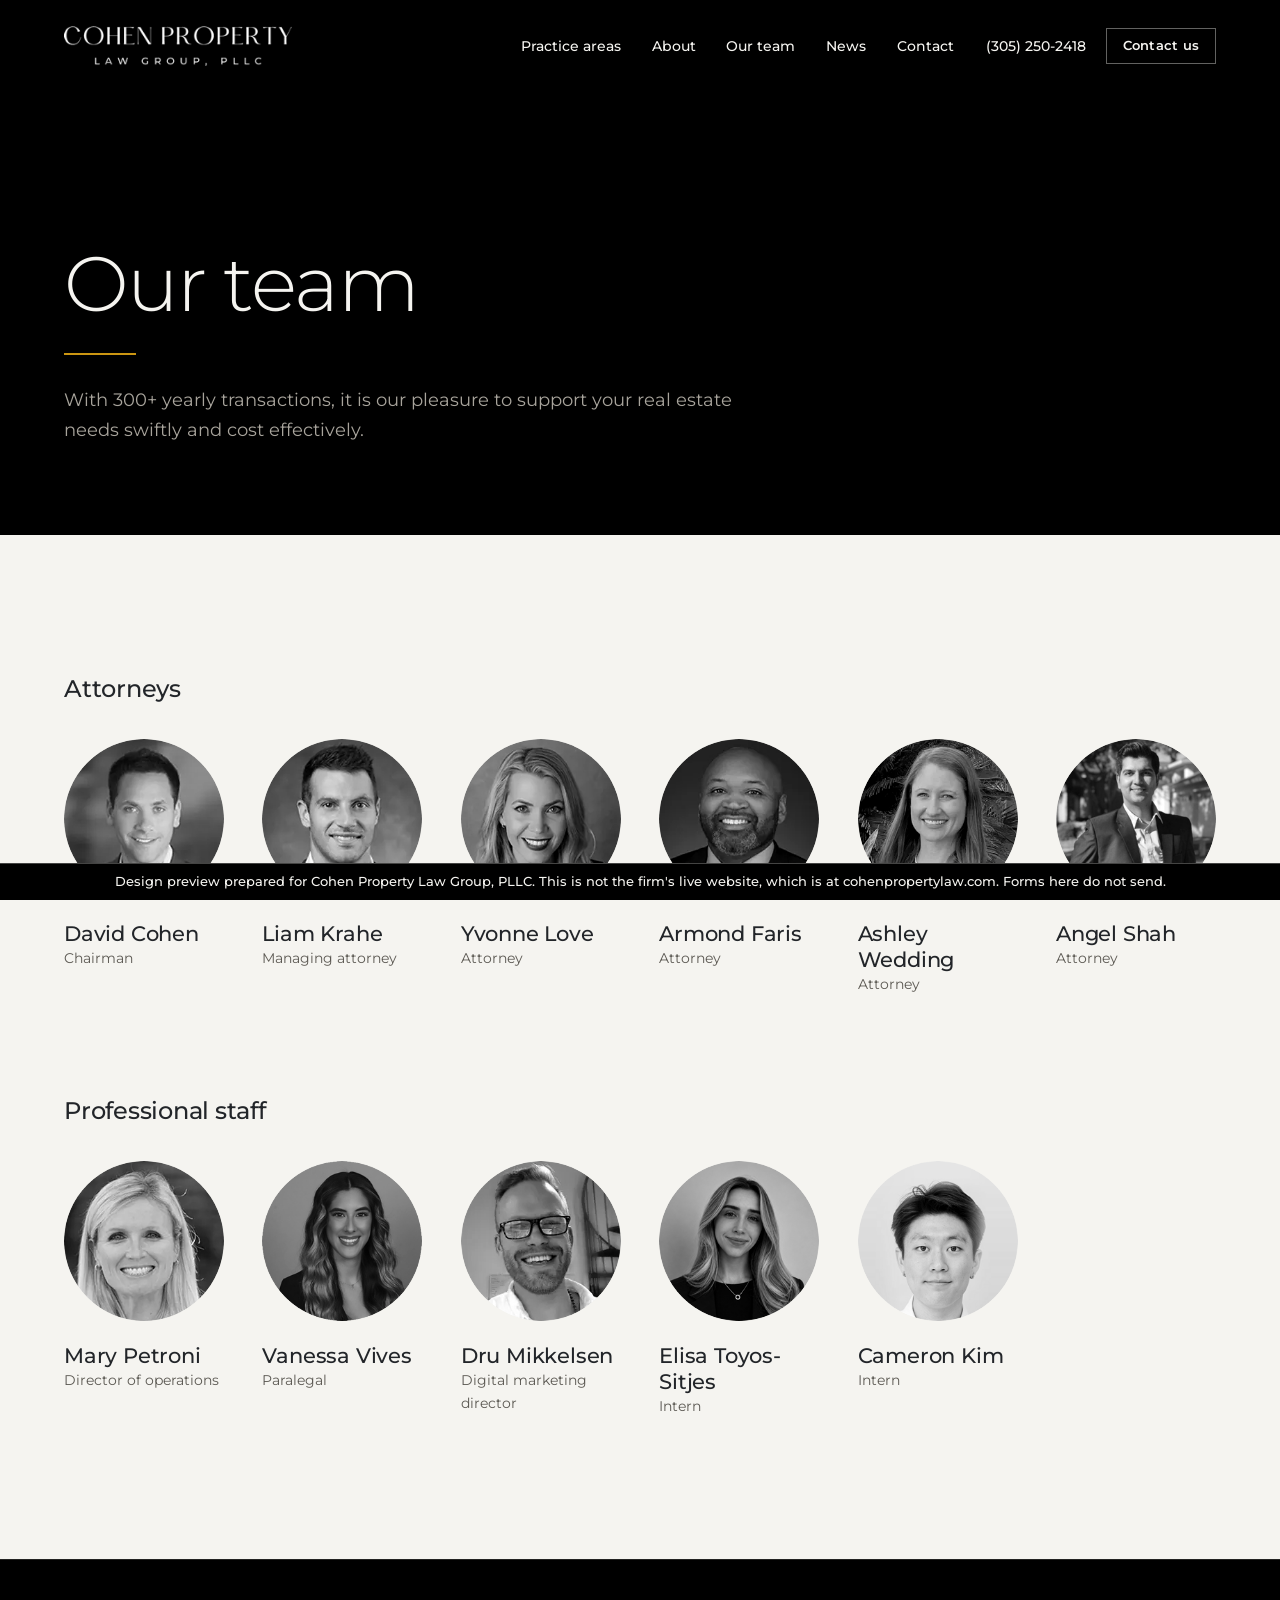
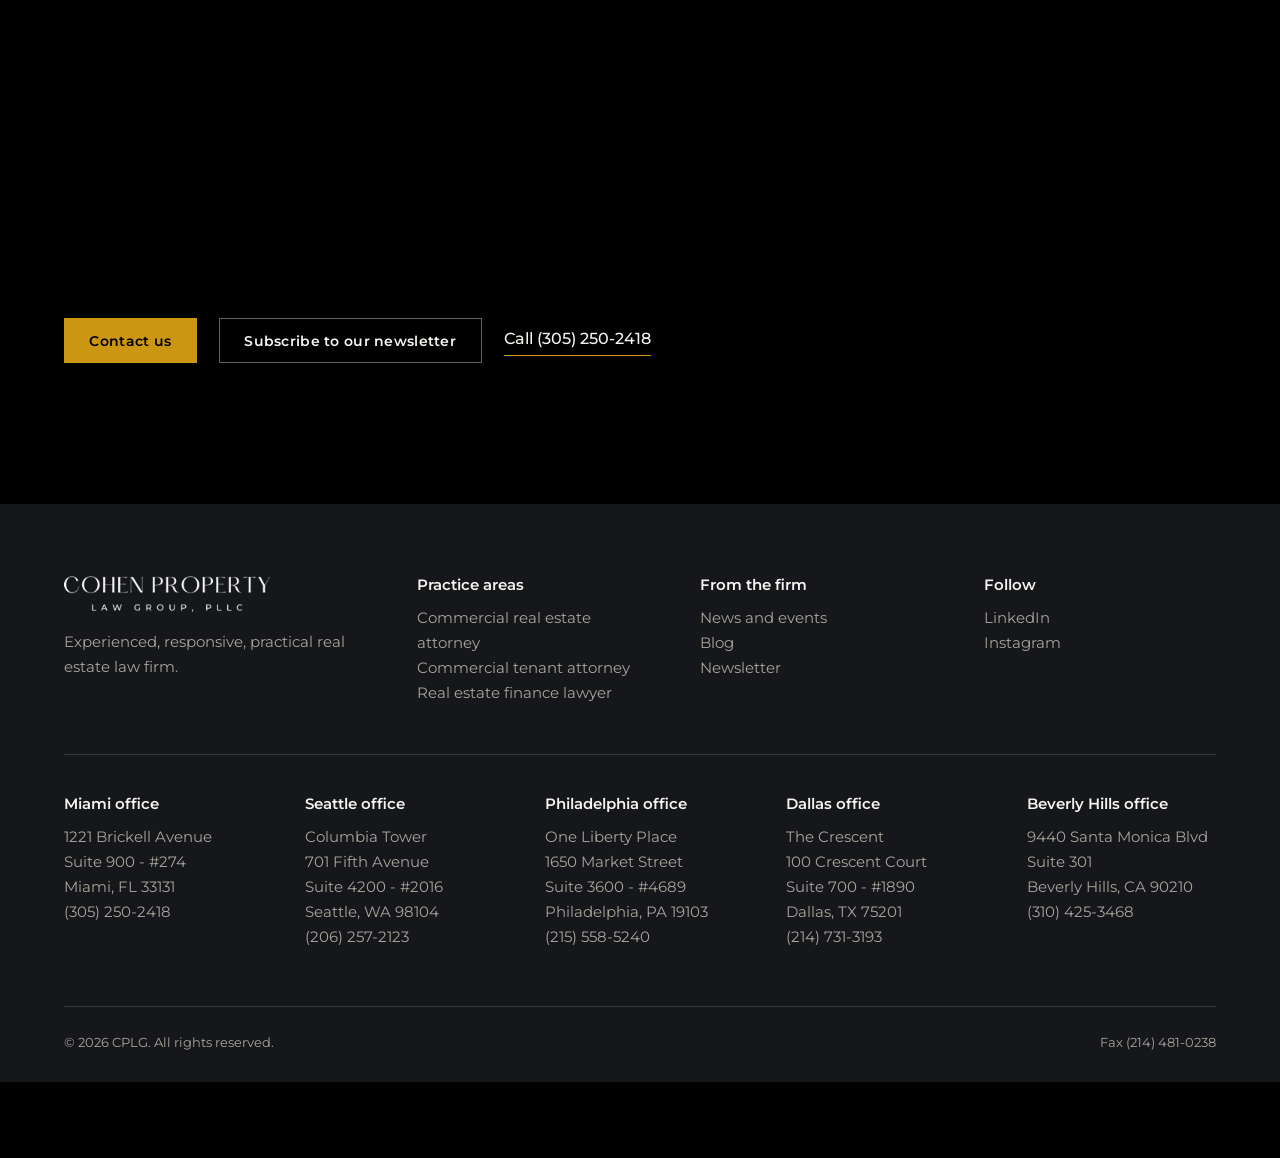
<file: team.html>
<!doctype html>
<html lang="en">
<head>
<meta charset="utf-8">
<meta name="viewport" content="width=device-width, initial-scale=1">
<meta name="robots" content="noindex">
<title>Our Team | Cohen Property Law Group</title>
<meta name="description" content="The attorneys and professional staff of Cohen Property Law Group.">
<link rel="preconnect" href="https://fonts.googleapis.com">
<link rel="preconnect" href="https://fonts.gstatic.com" crossorigin>
<link href="https://fonts.googleapis.com/css2?family=Montserrat:wght@300;400;500;600&display=swap" rel="stylesheet">
<script>document.documentElement.classList.add('js')</script>
<link rel="stylesheet" href="assets/site.css?v=f8036eed">
</head>
<body>
<aside class="preview-note" role="note">Design preview prepared for Cohen Property Law Group, PLLC. This is not the firm's live website, which is at cohenpropertylaw.com. Forms here do not send.</aside>
<a class="skip" href="#main">Skip to content</a>

<svg width="0" height="0" style="position:absolute" aria-hidden="true"><symbol id="arrow" viewBox="0 0 24 24" fill="none" stroke="currentColor" stroke-width="1.5"><path d="M4 12h16M14 6l6 6-6 6"/></symbol></svg>

<!-- Links to pages not yet rebuilt (news posts, office pages, blog) point at the live site. -->
<header class="header" id="header">
  <div class="wrap">
    <a class="logo" href="index.html" aria-label="Cohen Property Law Group home"><img src="assets/logo.png" width="274" height="48" alt="Cohen Property Law Group, PLLC"></a>
    <button class="menu-btn" id="menuBtn" aria-expanded="false" aria-controls="nav">Menu</button>
    <nav class="nav" id="nav" aria-label="Main">
      <a href="index.html#practice">Practice areas</a>
      <a href="about.html">About</a>
      <a href="team.html">Our team</a>
      <a href="news.html">News</a>
      <a href="contact.html">Contact</a>
    </nav>
    <div class="header-cta">
      <a href="tel:+13052502418">(305) 250-2418</a>
      <a class="btn btn--ghost" href="contact.html">Contact us</a>
    </div>
  </div>
</header>

<main id="main">

<section class="page-hero">
  <div class="wrap">
    <h1><span class="line" style="--i:0"><span>Our team</span></span></h1>
    <i class="rule"></i>
    <p class="lede">With 300+ yearly transactions, it is our pleasure to support your real estate needs swiftly and cost effectively.</p>
  </div>
</section>

<section class="on-paper">
  <div class="wrap">
    <h2 class="group">Attorneys</h2>
    <ul class="team">
      <li><a href="about.html#david-cohen"><img src="assets/david-cohen.webp" width="230" height="230" alt="David Cohen" loading="lazy"><h3>David Cohen</h3><p>Chairman</p></a></li>
      <li><a href="about.html#liam-krahe"><img src="assets/liam-krahe.webp" width="230" height="230" alt="Liam Krahe" loading="lazy"><h3>Liam Krahe</h3><p>Managing attorney</p></a></li>
      <li><a href="about.html#yvonne-love"><img src="assets/yvonne-love.webp" width="230" height="230" alt="Yvonne Love" loading="lazy"><h3>Yvonne Love</h3><p>Attorney</p></a></li>
      <li><a href="about.html#armond-faris"><img src="assets/armond-faris.webp" width="230" height="230" alt="Armond Faris" loading="lazy"><h3>Armond Faris</h3><p>Attorney</p></a></li>
      <li><a href="about.html#ashley-wedding"><img src="assets/ashley-wedding.webp" width="230" height="230" alt="Ashley Wedding" loading="lazy"><h3>Ashley Wedding</h3><p>Attorney</p></a></li>
      <li><a href="about.html#angel-shah"><img src="assets/angel-shah.png" width="230" height="230" alt="Angel Shah" loading="lazy"><h3>Angel Shah</h3><p>Attorney</p></a></li>
    </ul>
    <h2 class="group">Professional staff</h2>
    <ul class="team">
      <li><a href="about.html#mary-petroni"><img src="assets/people/mary-petroni.webp" width="230" height="230" alt="Mary Petroni" loading="lazy"><h3>Mary Petroni</h3><p>Director of operations</p></a></li>
      <li><a href="about.html#vanessa-vives"><img src="assets/people/vanessa-vives.png" width="230" height="230" alt="Vanessa Vives" loading="lazy"><h3>Vanessa Vives</h3><p>Paralegal</p></a></li>
      <li><div><img src="assets/people/dru-mikkelsen.webp" width="230" height="230" alt="Dru Mikkelsen" loading="lazy"><h3>Dru Mikkelsen</h3><p>Digital marketing director</p></div></li>
      <li><a href="about.html#elisa-toyos-sitjes"><img src="assets/people/elisa-toyos-sitjes.png" width="230" height="230" alt="Elisa Toyos-Sitjes" loading="lazy"><h3>Elisa Toyos-Sitjes</h3><p>Intern</p></a></li>
      <li><a href="about.html#cameron-kim"><img src="assets/people/cameron-kim.png" width="230" height="230" alt="Cameron Kim" loading="lazy"><h3>Cameron Kim</h3><p>Intern</p></a></li>
    </ul>
  </div>
</section>

<section class="closing" id="contact">
  <div class="wrap">
    <h2 class="rv">It is our privilege to serve your real estate needs.</h2><i class="rule"></i>
    <div class="hero-actions">
      <a class="btn" href="contact.html">Contact us</a>
      <a class="btn btn--ghost" href="https://lp.constantcontactpages.com/sl/hlsqZJL/cohenpropertylawgroup">Subscribe to our newsletter</a>
      <a class="link" href="tel:+13052502418">Call (305) 250-2418</a>
    </div>
  </div>
</section>

</main>

<footer>
  <div class="wrap">
    <div class="foot">
      <div>
        <img src="assets/logo.png" width="274" height="48" alt="Cohen Property Law Group, PLLC" loading="lazy">
        <p>Experienced, responsive, practical real estate law firm.</p>
      </div>
      <div>
        <h3>Practice areas</h3>
        <ul>
          <li><a href="https://cohenpropertylaw.com/commercial-real-estate-attorney/">Commercial real estate attorney</a></li>
          <li><a href="https://cohenpropertylaw.com/commercial-tenant-attorney/">Commercial tenant attorney</a></li>
          <li><a href="https://cohenpropertylaw.com/real-estate-finance-lawyer/">Real estate finance lawyer</a></li>
        </ul>
      </div>
      <div>
        <h3>From the firm</h3>
        <ul>
          <li><a href="news.html">News and events</a></li>
          <li><a href="https://cohenpropertylaw.com/blog/">Blog</a></li>
          <li><a href="https://lp.constantcontactpages.com/sl/hlsqZJL/cohenpropertylawgroup">Newsletter</a></li>
        </ul>
      </div>
      <div>
        <h3>Follow</h3>
        <ul>
          <li><a href="https://www.linkedin.com/company/cohen-property-law-group/">LinkedIn</a></li>
          <li><a href="https://www.instagram.com/cohenpropertylawgroup/">Instagram</a></li>
        </ul>
      </div>
    </div>
    <div class="foot foot--offices">
      <div>
        <h3><a href="https://cohenpropertylaw.com/miami/">Miami office</a></h3>
        <address>1221 Brickell Avenue<br>Suite 900 - #274<br>Miami, FL 33131<br><a href="tel:+13052502418">(305) 250-2418</a></address>
      </div>
      <div>
        <h3><a href="https://cohenpropertylaw.com/seattle/">Seattle office</a></h3>
        <address>Columbia Tower<br>701 Fifth Avenue<br>Suite 4200 - #2016<br>Seattle, WA 98104<br><a href="tel:+12062572123">(206) 257-2123</a></address>
      </div>
      <div>
        <h3><a href="https://cohenpropertylaw.com/philadelphia/">Philadelphia office</a></h3>
        <address>One Liberty Place<br>1650 Market Street<br>Suite 3600 - #4689<br>Philadelphia, PA 19103<br><a href="tel:+12155585240">(215) 558-5240</a></address>
      </div>
      <div>
        <h3><a href="https://cohenpropertylaw.com/dallas/">Dallas office</a></h3>
        <address>The Crescent<br>100 Crescent Court<br>Suite 700 - #1890<br>Dallas, TX 75201<br><a href="tel:+12147313193">(214) 731-3193</a></address>
      </div>
      <div>
        <h3><a href="https://cohenpropertylaw.com/beverly-hills/">Beverly Hills office</a></h3>
        <address>9440 Santa Monica Blvd<br>Suite 301<br>Beverly Hills, CA 90210<br><a href="tel:+13104253468">(310) 425-3468</a></address>
      </div>
    </div>
    <div class="legal">
      <span>&copy; 2026 CPLG. All rights reserved.</span>
      <span style="margin-right:0">Fax (214) 481-0238</span>
    </div>
  </div>
</footer>

<script src="assets/site.js?v=f8036eed"></script>
</body>
</html>
</file>
<file: assets/site.css>
﻿/* ---------- tokens ---------- */
:root{
  --black:#000;
  --panel:#15171a;            /* brand charcoal #222529, deepened for dark sections */
  --charcoal:#222529;
  --gold:#cb9612;
  --paper:#f5f4f0;
  --mute:#a8a49c;
  --line:rgba(245,244,240,.14);
  --display:"Montserrat",system-ui,sans-serif;   /* same family as the live site; headings differ by size and weight */
  --body:"Montserrat",system-ui,sans-serif;
  --gutter:clamp(20px,5vw,72px);
  --section:clamp(80px,11vw,168px);
  --ease:cubic-bezier(.2,.7,.1,1);
}
*,*::before,*::after{box-sizing:border-box}
html{scroll-behavior:smooth;-webkit-text-size-adjust:100%}
body{margin:0;background:var(--black);color:var(--paper);font:400 1rem/1.7 var(--body);-webkit-font-smoothing:antialiased}
img,video{display:block;max-width:100%}
a{color:inherit;text-decoration:none}
h1,h2,h3,p,ul,dl,dd,figure,blockquote{margin:0;padding:0}
ul{list-style:none}
:focus-visible{outline:2px solid var(--paper);outline-offset:4px}
.wrap{max-width:1360px;margin-inline:auto;padding-inline:var(--gutter)}
.skip{position:absolute;left:-999px}
.skip:focus{left:16px;top:16px;z-index:99;background:var(--paper);color:var(--black);padding:10px 16px}

/* ---------- type ---------- */
h1,h2,h3,.display{font-family:var(--display);font-weight:300;letter-spacing:-.025em}
h2{font-size:clamp(1.9rem,4vw,3.2rem);line-height:1.12}
h3{font-size:1.4rem;line-height:1.25;font-weight:500;letter-spacing:-.01em}
.card h2,.offices h2,.group{font-weight:500;letter-spacing:-.01em}
.lede{font-size:clamp(1.05rem,1.4vw,1.2rem);color:var(--mute);max-width:56ch}
p{max-width:64ch}
.quiet{color:var(--mute)}

/* heading reveal: one pattern, headings only */
.js .rv{clip-path:inset(0 0 100% 0);transform:translateY(.4em);transition:clip-path 1s var(--ease),transform 1s var(--ease)}
.js .rv.in{clip-path:inset(0 0 -15% 0);transform:none}
.rule{display:block;width:72px;height:2px;background:var(--gold);margin-top:28px;transform-origin:left}
.js .rv + .rule{transform:scaleX(0);transition:transform 1s var(--ease) .25s}
.js .rv.in + .rule{transform:none}

/* ---------- buttons and links ---------- */
.btn{position:relative;display:inline-flex;align-items:center;gap:.7em;padding:1em 1.7em;font:600 .9rem/1 var(--body);letter-spacing:.02em;border:1px solid var(--gold);color:#000;background:var(--gold);overflow:hidden;isolation:isolate;transition:color .45s var(--ease),border-color .45s var(--ease)}
.btn::before{content:"";position:absolute;inset:0;background:var(--paper);transform:scaleX(0);transform-origin:left;transition:transform .45s var(--ease);z-index:-1}
.btn:hover,.btn:focus-visible{color:var(--black);border-color:var(--paper)}
.btn:hover::before,.btn:focus-visible::before{transform:none}
.btn--ghost{background:transparent;border-color:rgba(245,244,240,.4);color:var(--paper)}
.link{display:inline-block;font-weight:500;padding-bottom:4px;background:linear-gradient(var(--gold),var(--gold)) left bottom/100% 1px no-repeat;transition:background-size .45s var(--ease)}
.link:hover{background-size:0 1px;background-position:right bottom}
.on-paper .link{color:var(--charcoal)}

/* ---------- header ---------- */
.header{position:fixed;inset:0 0 auto 0;z-index:50;transition:background .4s,backdrop-filter .4s,border-color .4s;border-bottom:1px solid transparent}
.header.scrolled{background:rgba(0,0,0,.82);backdrop-filter:blur(14px);-webkit-backdrop-filter:blur(14px);border-color:var(--line)}
.header .wrap{display:flex;align-items:center;gap:32px;height:92px;transition:height .4s var(--ease)}
.header.scrolled .wrap{height:68px}
.logo img{height:40px;width:auto;transition:height .4s var(--ease)}
.header.scrolled .logo img{height:32px}
.nav{display:flex;gap:clamp(18px,2.4vw,36px);margin-left:auto;font-size:.9rem;font-weight:500}
.nav a{position:relative;padding:8px 0}
.nav a::after{content:"";position:absolute;left:0;right:0;bottom:2px;height:1px;background:var(--gold);transform:scaleX(0);transform-origin:right;transition:transform .4s var(--ease)}
.nav a:hover::after,.nav a:focus-visible::after{transform:none;transform-origin:left}
.header-cta{display:flex;align-items:center;gap:20px;font-size:.9rem;font-weight:500}
.header-cta .btn{padding:.8em 1.2em;font-size:.82rem}
.menu-btn{display:none;margin-left:auto;background:none;border:0;color:inherit;font:500 .9rem var(--body);padding:10px 0;cursor:pointer}
@media (max-width:1080px){
  .menu-btn{display:block}
  .nav,.header-cta{display:none}
  .header.open{background:var(--black);height:100dvh;overflow:auto}
  .header.open .wrap{flex-wrap:wrap;height:auto;padding-block:22px;row-gap:28px}
  .header.open .nav{display:flex;flex-direction:column;gap:6px;width:100%;margin:0;font:300 1.8rem/1.4 var(--display)}
  .header.open .header-cta{display:flex;flex-direction:column;align-items:flex-start;width:100%;padding-top:20px;border-top:1px solid var(--line)}
}

/* ---------- hero ---------- */
.hero{position:relative;min-height:100svh;display:flex;align-items:flex-end;overflow:hidden;isolation:isolate}
.hero video{position:absolute;inset:0;width:100%;height:100%;object-fit:cover;z-index:-2}
.hero::before{content:"";position:absolute;inset:0;z-index:-1;background:
  linear-gradient(180deg,rgba(0,0,0,.72) 0,rgba(0,0,0,.1) 26%,rgba(0,0,0,.42) 58%,#000 100%),
  linear-gradient(90deg,rgba(0,0,0,.5),rgba(0,0,0,0) 62%)}
.hero::after{content:"";position:absolute;inset:0;z-index:-1;background:#000;animation:curtain 2.2s ease-out forwards}
@keyframes curtain{to{opacity:0;visibility:hidden}}
.hero-body{width:100%;padding-top:140px}
.hero h1{font-size:clamp(2rem,5.5vw,5rem);line-height:1.07;max-width:16em}
.line{display:block;overflow:hidden;padding-bottom:.1em;margin-bottom:-.1em}
.line>span{display:block;transform:translateY(110%);animation:rise 1.2s var(--ease) forwards;animation-delay:calc(.5s + var(--i)*.13s)}
@keyframes rise{to{transform:none}}
.hero .rule{animation:draw 1.1s var(--ease) 1.15s both}
@keyframes draw{from{transform:scaleX(0)}}
.hero-sub{display:grid;grid-template-columns:minmax(0,34rem) auto;justify-content:space-between;align-items:end;gap:32px;margin-top:32px;opacity:0;animation:fade 1.2s ease 1.3s forwards}
.hero-sub p{font-size:clamp(1rem,1.35vw,1.15rem);color:rgba(245,244,240,.86)}
.hero-actions{display:flex;flex-wrap:wrap;align-items:center;gap:22px}
@keyframes fade{to{opacity:1}}
.facts{display:grid;grid-template-columns:repeat(3,1fr);margin-top:clamp(40px,6vw,80px);border-top:1px solid var(--line);opacity:0;animation:fade 1.2s ease 1.6s forwards}
.facts div{padding:26px 24px 34px 0}
.facts div+div{padding-left:28px;border-left:1px solid var(--line)}
.facts dt{font:300 clamp(1.8rem,3.2vw,2.8rem)/1 var(--display);letter-spacing:-.02em;font-variant-numeric:tabular-nums}
.facts dd{margin-top:10px;font-size:.92rem;color:var(--mute)}
@supports (animation-timeline:scroll()){
  .hero video{animation:drift linear both;animation-timeline:scroll(root);animation-range:0 100vh}
  @keyframes drift{to{transform:scale(1.14);opacity:.3}}
}
@media (max-width:760px){
  .hero-sub{grid-template-columns:1fr}
  .facts{grid-template-columns:1fr}
  .facts div,.facts div+div{display:flex;align-items:baseline;gap:18px;padding:16px 0;border-left:0}
  .facts div+div{border-top:1px solid var(--line)}
  .facts dt{min-width:3.2em;font-size:1.7rem}
  .facts dd{margin:0}
}

/* ---------- sections ---------- */
section{padding-block:var(--section)}
.panel{background:var(--panel)}
.split{display:grid;grid-template-columns:minmax(0,5fr) minmax(0,6fr);gap:clamp(32px,7vw,120px);align-items:start}
.split .copy{display:grid;gap:22px;padding-top:.6rem}
@media (max-width:860px){.split{grid-template-columns:1fr}}

/* intro */
.intro{padding-bottom:0}
.marquee{margin-top:var(--section);padding-block:30px;border-block:1px solid var(--line);overflow:hidden;white-space:nowrap}
.marquee-track{display:inline-flex;animation:slide 46s linear infinite}
.marquee:hover .marquee-track{animation-play-state:paused}
.marquee span{font:300 clamp(1.4rem,2.7vw,2.3rem)/1 var(--display);letter-spacing:-.02em;color:#6f6c66;padding-inline:clamp(20px,3vw,44px);position:relative}
.marquee span::after{content:"";position:absolute;right:-4px;top:50%;width:8px;height:8px;background:var(--gold);transform:translateY(-50%) rotate(45deg)}
@keyframes slide{to{transform:translateX(-50%)}}
.pair{display:grid;grid-template-columns:1fr 1fr;border-bottom:1px solid var(--line)}
.pair>div{padding:clamp(40px,6vw,88px) 0;display:grid;grid-template-columns:minmax(0,11rem) minmax(0,1fr);gap:24px}
.pair>div+div{border-left:1px solid var(--line);padding-left:clamp(24px,5vw,72px)}
.pair>div:first-child{padding-right:clamp(24px,5vw,72px)}
.pair p{color:var(--mute)}
@media (max-width:980px){
  .pair{grid-template-columns:1fr}
  .pair>div,.pair>div+div,.pair>div:first-child{grid-template-columns:1fr;padding-inline:0;border-left:0}
  .pair>div+div{border-top:1px solid var(--line)}
}

/* practice index */
.head{display:grid;grid-template-columns:minmax(0,5fr) minmax(0,6fr);gap:clamp(32px,7vw,120px);align-items:end;margin-bottom:clamp(40px,6vw,80px)}
.head .lede{padding-bottom:.4rem}
@media (max-width:860px){.head{grid-template-columns:1fr}}
.index{border-top:1px solid var(--line)}
.index a{position:relative;display:grid;grid-template-columns:minmax(0,5fr) minmax(0,6fr) 40px;gap:clamp(20px,4vw,64px);align-items:center;padding:clamp(20px,2.4vw,30px) 0;border-bottom:1px solid var(--line);transition:opacity .35s,padding-left .5s var(--ease)}
.index a::after{content:"";position:absolute;left:0;right:0;bottom:-1px;height:2px;background:var(--gold);transform:scaleX(0);transform-origin:left;transition:transform .6s var(--ease)}
.index strong{font:400 clamp(1.25rem,2.1vw,1.8rem)/1.2 var(--display);letter-spacing:-.02em}
.index span{color:var(--mute);font-size:.95rem}
.index svg{width:26px;height:26px;justify-self:end;color:var(--mute);transition:transform .5s var(--ease),color .3s}
.index:hover a:not(:hover){opacity:.42}
.index a:hover,.index a:focus-visible{padding-left:18px}
.index a:hover::after,.index a:focus-visible::after{transform:none}
.index a:hover svg,.index a:focus-visible svg{transform:translateX(8px);color:var(--paper)}
@media (max-width:760px){
  .index a{grid-template-columns:1fr 26px;row-gap:6px}
  .index span{grid-column:1;grid-row:2}
  .index svg{grid-row:1/3}
}

/* media */
.yt{position:relative;display:block;width:100%;aspect-ratio:16/9;border:0;padding:0;background:#000;cursor:pointer;overflow:hidden}
.yt img{width:100%;height:100%;object-fit:cover;opacity:.78;transition:transform 1.2s var(--ease),opacity .4s}
.yt:hover img,.yt:focus-visible img{transform:scale(1.04);opacity:1}
.yt i{position:absolute;left:50%;top:50%;width:84px;height:84px;margin:-42px;border-radius:50%;background:var(--gold);display:grid;place-items:center;transition:transform .45s var(--ease)}
.yt i::before{content:"";border-left:20px solid #fff;border-block:12px solid transparent;margin-left:6px}
.yt i::after{content:"";position:absolute;inset:0;border-radius:50%;border:1px solid var(--gold);animation:ping 2.6s ease-out infinite}
@keyframes ping{to{transform:scale(1.7);opacity:0}}
.yt:hover i{transform:scale(1.08)}
.yt iframe{position:absolute;inset:0;width:100%;height:100%;border:0}
figcaption{margin-top:14px;font-size:.88rem;color:var(--mute)}
.episodes{margin-top:12px;border-top:1px solid var(--line)}
.episodes a{display:flex;justify-content:space-between;gap:20px;padding:16px 0;border-bottom:1px solid var(--line);transition:padding-left .45s var(--ease),color .3s}
.episodes a:hover{padding-left:12px}
.episodes small{color:var(--mute);white-space:nowrap}

/* team */
.team{display:grid;grid-template-columns:repeat(6,1fr);gap:clamp(20px,3vw,44px)}
.team a{display:block;text-align:left}
.team img{width:100%;height:auto;aspect-ratio:1;border-radius:50%;filter:grayscale(1) contrast(1.05);outline:1px solid transparent;outline-offset:0;transition:filter .6s,outline-color .4s,outline-offset .5s var(--ease)}
.team a:hover img,.team a:focus-visible img{filter:none;outline-color:var(--gold);outline-offset:8px}
.team h3{margin-top:22px;font-size:1.3rem}
.team p{font-size:.85rem;color:var(--mute)}
@media (hover:none){.team img{filter:none}}
@media (max-width:1080px){.team{grid-template-columns:repeat(3,1fr);row-gap:44px}}
@media (max-width:560px){.team{grid-template-columns:repeat(2,1fr)}}

/* why */
.why{display:grid;grid-template-columns:repeat(3,1fr);gap:clamp(28px,4vw,64px)}
.why li{padding-top:28px;border-top:1px solid var(--line);position:relative}
.why li::before{content:"";position:absolute;top:-1px;left:0;width:72px;height:2px;background:var(--gold)}
.why p{margin-top:14px;color:var(--mute)}
@media (max-width:860px){.why{grid-template-columns:1fr}}

/* testimonials (the one light section) */
.on-paper{background:var(--paper);color:var(--charcoal)}
.on-paper :focus-visible{outline-color:var(--charcoal)}
.quotes{display:grid}
.quotes figure{grid-area:1/1;opacity:0;visibility:hidden;transform:translateY(14px);transition:opacity .7s,transform .7s var(--ease),visibility 0s .7s}
.quotes figure.on{opacity:1;visibility:visible;transform:none;transition-delay:.15s,.15s,0s}
.quotes blockquote{font:300 clamp(1.25rem,2.2vw,1.9rem)/1.45 var(--display);letter-spacing:-.015em;max-width:30em}
.quotes figcaption{margin-top:28px;color:#55524d;font-size:.95rem}
.quotes figcaption b{display:block;color:var(--charcoal);font-weight:600}
.pager{display:flex;align-items:center;gap:14px;margin-top:40px}
.pager button{width:52px;height:52px;border-radius:50%;border:1px solid rgba(34,37,41,.3);background:none;color:inherit;cursor:pointer;display:grid;place-items:center;transition:background .3s,color .3s,border-color .3s}
.pager button:hover{background:var(--gold);border-color:var(--gold);color:#fff}
.pager svg{width:20px;height:20px}
.pager output{font-size:.9rem;font-variant-numeric:tabular-nums;margin-left:6px}

/* updates */
.updates{display:grid;grid-template-columns:minmax(0,5fr) minmax(0,6fr);gap:clamp(32px,7vw,120px)}
.feature .frame{overflow:hidden;aspect-ratio:16/10}
.feature img{width:100%;height:100%;object-fit:cover;transition:transform 1.4s var(--ease)}
.feature:hover img{transform:scale(1.05)}
.feature h3{margin-top:22px;font-size:clamp(1.4rem,2vw,1.8rem)}
.posts{border-top:1px solid var(--line)}
.posts a{display:grid;grid-template-columns:1fr 26px;gap:24px;align-items:center;padding:24px 0;border-bottom:1px solid var(--line);font:500 clamp(1.05rem,1.4vw,1.2rem)/1.35 var(--display);transition:padding-left .45s var(--ease)}
.posts a:hover{padding-left:12px}
.posts svg{width:22px;height:22px;color:var(--mute);transition:transform .45s var(--ease)}
.posts a:hover svg{transform:translateX(6px)}
@media (max-width:860px){.updates{grid-template-columns:1fr}}

/* closing */
.closing{text-align:left;border-top:1px solid var(--line)}
.closing h2{font-size:clamp(2rem,5vw,4.2rem);max-width:14em}
.closing .hero-actions{margin-top:44px}

/* footer */
footer{background:var(--panel);padding-block:72px 28px;font-size:.92rem;color:var(--mute)}
.foot{display:grid;grid-template-columns:1.3fr 1fr 1fr 1fr;gap:clamp(28px,4vw,64px)}
.foot h3{font:600 .92rem var(--body);color:var(--paper);margin-bottom:12px;letter-spacing:0}
.foot img{height:54px;width:auto;margin-bottom:18px}
.foot a:hover,.legal a:hover{color:var(--paper)}
.foot address{font-style:normal}
.legal{display:flex;flex-wrap:wrap;gap:8px 28px;margin-top:56px;padding-top:24px;border-top:1px solid var(--line);font-size:.84rem}
.legal span{margin-right:auto}
@media (max-width:860px){.foot{grid-template-columns:1fr 1fr}}
@media (max-width:520px){.foot{grid-template-columns:1fr}}

/* ---------- inner pages ---------- */
.page-hero{padding-block:clamp(170px,19vw,250px) clamp(48px,7vw,96px)}
.page-hero h1{font-size:clamp(2.2rem,6vw,5rem);line-height:1.06;max-width:14em}
.page-hero .rule{animation:draw 1.1s var(--ease) .9s both}
.page-hero .lede{margin-top:30px;opacity:0;animation:fade 1.2s ease 1s forwards}
.page-hero .hero-actions{margin-top:36px;opacity:0;animation:fade 1.2s ease 1.15s forwards}
.crumbs{font-size:.88rem;color:var(--mute);margin-bottom:26px}
.crumbs a:hover{color:var(--paper)}
.banner{overflow:hidden;height:clamp(220px,38vw,560px)}
.banner img{width:100%;height:100%;object-fit:cover}
@supports (animation-timeline:view()){
  .banner img{animation:pan linear both;animation-timeline:view()}
  @keyframes pan{from{transform:scale(1.16) translateY(-5%)}to{transform:scale(1.16) translateY(5%)}}
}
button.btn{cursor:pointer;justify-self:start}

.article{display:grid;grid-template-columns:minmax(0,1fr) minmax(280px,380px);gap:clamp(40px,7vw,120px);align-items:start}
.prose{max-width:68ch}
.prose h2{font-size:clamp(1.7rem,3vw,2.5rem);margin:2.1em 0 .7em}
.prose h2:first-child{margin-top:0}
.prose h3{font-size:1.3rem;margin:1.7em 0 .5em}
.prose p,.prose li{color:#cfcbc3}
.prose p{margin-bottom:1.1em}
.prose .lede{color:var(--paper)}
.ticks{display:grid;gap:12px;margin:1.2em 0 1.6em}
.ticks li{position:relative;padding-left:26px}
.ticks li::before{content:"";position:absolute;left:2px;top:.62em;width:7px;height:7px;background:var(--gold);transform:rotate(45deg)}
.aside{position:sticky;top:96px;display:grid;gap:36px}
.card{border:1px solid var(--line);padding:clamp(22px,2.5vw,32px)}
.card h2{font-size:1.5rem;margin-bottom:6px}
.card>p{color:var(--mute);font-size:.92rem;margin-bottom:22px}
.sidelist a{display:block;padding:11px 0;border-bottom:1px solid var(--line);color:var(--mute);transition:padding-left .45s var(--ease),color .3s}
.sidelist a:hover{padding-left:10px;color:var(--paper)}
.sidelist [aria-current]{color:var(--paper);box-shadow:inset 2px 0 var(--gold);padding-left:14px}
@media (max-width:980px){.article{grid-template-columns:1fr}.aside{position:static}}

.form{display:grid;gap:20px}
.form label{display:grid;gap:4px;font-size:.85rem;color:var(--mute)}
.form input,.form textarea{font:inherit;color:var(--paper);background:transparent;border:0;border-bottom:1px solid rgba(245,244,240,.34);border-radius:0;padding:9px 0;transition:border-color .3s,box-shadow .3s}
.form textarea{min-height:110px;resize:vertical}
.form input:focus,.form textarea:focus{outline:0;border-color:var(--gold);box-shadow:0 1px 0 var(--gold)}
.form small{color:var(--mute)}

.grid2{display:grid;grid-template-columns:repeat(2,1fr);gap:0 clamp(28px,5vw,88px)}
.grid2 li{padding:26px 0;border-top:1px solid var(--line)}
.grid2 h3{font-size:1.3rem;margin-bottom:6px}
.grid2 p{color:var(--mute)}
@media (max-width:760px){.grid2{grid-template-columns:1fr}}

.bio{display:grid;grid-template-columns:200px minmax(0,1fr);gap:clamp(28px,6vw,96px);padding-block:clamp(48px,6vw,88px);border-top:1px solid var(--line);scroll-margin-top:80px}
.bio img{width:200px;height:auto;aspect-ratio:1;border-radius:50%}
.bio h2{font-size:clamp(1.8rem,3vw,2.6rem)}
.bio .role{color:var(--mute);margin:.2em 0 1.4em}
.bio .focus{max-width:60ch;color:var(--paper);padding-left:18px;border-left:2px solid var(--gold);margin-bottom:1.5em}
.bio p{color:#cfcbc3;margin-bottom:1em;max-width:68ch}
.creds{display:grid;grid-template-columns:1fr 1fr;gap:32px;margin-top:28px;max-width:68ch;font-size:.92rem;color:var(--mute)}
.creds h3{font:600 .92rem var(--body);color:var(--paper);margin-bottom:8px}
@media (max-width:700px){.bio{grid-template-columns:1fr}.bio img{width:132px}.creds{grid-template-columns:1fr;gap:20px}}

.group{margin:0 0 36px;font-size:1.5rem}
.team + .group{margin-top:clamp(64px,8vw,112px)}

.contact{display:grid;grid-template-columns:minmax(0,6fr) minmax(0,5fr);gap:clamp(40px,8vw,140px);align-items:start}
.offices{display:grid;gap:40px}
.offices h2{font-size:1.5rem;margin-bottom:10px}
.offices address,.offices p{font-style:normal;color:var(--mute)}
.offices .link{margin-top:10px}
@media (max-width:860px){.contact{grid-template-columns:1fr}}

.feature p{margin-top:12px;color:var(--mute)}
.more{margin-top:48px}
.prose > :first-child{margin-top:0}
.prose a,.faq a{background:linear-gradient(var(--gold),var(--gold)) left bottom/100% 1px no-repeat;color:var(--paper)}
.prose a:hover,.faq a:hover{color:#fff;background-size:100% 2px}
.faq details{border-top:1px solid var(--line)}
.faq details:last-child{border-bottom:1px solid var(--line)}
.faq summary{position:relative;list-style:none;cursor:pointer;padding:24px 48px 24px 0;font:500 clamp(1.05rem,1.4vw,1.2rem)/1.35 var(--display);transition:color .3s}
.faq summary::-webkit-details-marker{display:none}
.faq summary::before,.faq summary::after{content:"";position:absolute;right:6px;top:50%;width:16px;height:1.5px;background:var(--gold);transition:transform .45s var(--ease)}
.faq summary::after{transform:rotate(90deg)}
.faq details[open] summary::after{transform:rotate(0)}
.faq .prose{padding:0 48px 26px 0}
.faq details::details-content{opacity:0;transition:opacity .5s,content-visibility .5s allow-discrete}
.faq details[open]::details-content{opacity:1}
.index--posts strong{font-size:clamp(1.05rem,1.5vw,1.3rem);line-height:1.3;font-weight:500;letter-spacing:-.01em}

/* blog posts */
.progress{position:fixed;inset:0 0 auto 0;height:2px;background:var(--gold);transform-origin:left;transform:scaleX(0);z-index:60}
@supports (animation-timeline:scroll()){
  .progress{animation:grow linear both;animation-timeline:scroll(root)}
  @keyframes grow{to{transform:scaleX(1)}}
}
.page-hero--post h1{font-size:clamp(1.8rem,4vw,3.3rem);line-height:1.14;max-width:20em}
.byline{margin-top:26px;font-size:.92rem;color:var(--mute);opacity:0;animation:fade 1.2s ease 1.1s forwards}
.article--post{grid-template-columns:minmax(0,1fr) minmax(240px,300px)}
.prose h2{scroll-margin-top:96px}
.prose ol{display:grid;gap:12px;margin:1.2em 0 1.6em;padding-left:1.4em}
.prose ol li::marker{color:var(--gold);font-family:var(--display)}
.table-wrap{overflow-x:auto;margin:1.6em 0}
.prose table{width:100%;min-width:480px;border-collapse:collapse;font-size:.92rem}
.prose th,.prose td{text-align:left;vertical-align:top;padding:12px 16px 12px 0;border-bottom:1px solid var(--line);color:#cfcbc3}
.prose th{color:var(--paper);font-weight:600}
.toc{max-height:calc(100vh - 360px);overflow:auto;font-size:.9rem}
.toc h2{font:600 .9rem var(--body);margin-bottom:12px}
.toc a{display:block;padding:7px 0 7px 14px;border-left:1px solid var(--line);color:var(--mute);line-height:1.4;transition:color .3s,border-color .3s}
.toc a:hover,.toc a.on{color:var(--paper);border-color:var(--gold)}
.card .btn{margin-top:4px}
.index small{display:block;margin-top:8px;font:400 .85rem var(--body);color:var(--mute)}
.index + .group{margin-top:clamp(56px,7vw,96px)}
@media (max-width:980px){.article,.article--post{grid-template-columns:minmax(0,1fr)}.toc{display:none}}

@media (prefers-reduced-motion:reduce){
  .page-hero .lede,.page-hero .hero-actions,.byline{opacity:1}
  html{scroll-behavior:auto}
  *,*::before,*::after{animation:none!important;transition:none!important}
  .line>span,.js .rv,.js .rv + .rule{transform:none;clip-path:none}
  .hero-sub,.facts{opacity:1}
  .hero::after{display:none}
  .marquee{white-space:normal}
}

/* ---------- Cohen Property Law Group additions (the rest is shared with the Cohen Law Firm site) ---------- */
.gold{color:var(--gold)}
.pager button:hover{color:#000}
.foot img{height:36px}

/* hero: the firm's Brickell footage, pulled toward black and gold */
.hero video{filter:saturate(.8) contrast(1.05)}
.hero::before{background:
  linear-gradient(180deg,rgba(0,0,0,.7) 0,rgba(0,0,0,.1) 24%,rgba(0,0,0,.36) 56%,rgba(0,0,0,.92) 100%),
  linear-gradient(90deg,rgba(0,0,0,.56),rgba(0,0,0,0) 66%),
  linear-gradient(rgba(203,150,18,.12),rgba(203,150,18,.12))}
@media (max-width:760px){.hero::before{background:
  linear-gradient(180deg,rgba(0,0,0,.8) 0,rgba(0,0,0,.5) 26%,rgba(0,0,0,.74) 58%,#000 100%),
  linear-gradient(rgba(203,150,18,.17),rgba(203,150,18,.17))}}
.eyebrow{display:flex;align-items:center;gap:14px;margin-bottom:26px;font-size:.78rem;font-weight:500;letter-spacing:.16em;text-transform:uppercase;opacity:0;animation:fade 1.2s ease .4s forwards}
.eyebrow::before{content:"";width:8px;height:8px;background:var(--gold);transform:rotate(45deg);flex:none}

/* light sections: the live site alternates dark and light bands, so most content sits on paper.
   Inside one, the dark-theme tokens are re-pointed so every component follows without its own override. */
.on-paper{background:#f5f4f0;color:var(--charcoal);--paper:var(--charcoal);--mute:#5c5953;--line:rgba(34,37,41,.16)}
.on-paper.alt{background:#fff}
.on-paper .btn:hover,.on-paper .btn:focus-visible{color:#fff}
.on-paper .btn--ghost{border-color:rgba(34,37,41,.4)}
.on-paper .prose p,.on-paper .prose li,.on-paper .bio p{color:#3d3a36}
.on-paper .bio .role{color:var(--mute)}
.on-paper .prose a:hover,.on-paper .faq a:hover{color:#000}
.on-paper .form input,.on-paper .form textarea{border-bottom-color:rgba(34,37,41,.4)}
.on-paper .form output:not(:empty){background:#fff}
.on-paper .news small,.on-paper .gold{color:#8a6408}   /* brand gold is too pale for small text on paper */
.on-paper .marquee span{color:#8d897f}

/* recognition */
.honors{border-top:1px solid rgba(34,37,41,.2)}
.honors li{display:grid;gap:6px;padding:clamp(22px,2.6vw,32px) 0;border-bottom:1px solid rgba(34,37,41,.2)}
.honors small{font-size:.85rem;color:#55524d}
.honors strong{font:400 clamp(1.25rem,2.1vw,1.8rem)/1.25 var(--display);letter-spacing:-.02em}

/* footer: five offices */
.foot--offices{grid-template-columns:repeat(5,1fr);margin-top:48px;padding-top:40px;border-top:1px solid var(--line)}
@media (max-width:1080px){.foot--offices{grid-template-columns:repeat(3,1fr)}}
@media (max-width:560px){.foot--offices{grid-template-columns:1fr 1fr}}

/* inner pages */
.bio{grid-template-columns:220px minmax(0,1fr)}
.bio img{width:220px;aspect-ratio:460/602;border-radius:0;object-fit:cover;filter:grayscale(1) contrast(1.05);transition:filter .6s}
.bio:hover img{filter:none}
@media (hover:none){.bio img{filter:none}}
@media (max-width:700px){.bio{grid-template-columns:1fr}.bio img{width:150px}}
.team img{object-fit:cover}
.news{display:grid;grid-template-columns:repeat(3,1fr);gap:clamp(40px,5vw,72px) clamp(24px,3vw,44px)}
.news a{display:block}
.news .frame{overflow:hidden;aspect-ratio:3/2;margin-bottom:20px}
.news img{width:100%;height:100%;object-fit:cover;filter:grayscale(1) contrast(1.05);transition:transform 1.4s var(--ease),filter .6s}
.news a:hover img,.news a:focus-visible img{transform:scale(1.05);filter:none}
.news small{display:block;margin-bottom:8px;font-size:.82rem;color:var(--gold)}
.news h3{margin:8px 0 10px;font-size:1.25rem;background:linear-gradient(var(--gold),var(--gold)) left bottom/0 1px no-repeat;display:inline;transition:background-size .5s var(--ease)}
.news a:hover h3{background-size:100% 1px}
.news p{margin-top:10px;font-size:.92rem;color:var(--mute)}
@media (hover:none){.news img{filter:none}}
@media (max-width:980px){.news{grid-template-columns:repeat(2,1fr)}}
@media (max-width:600px){.news{grid-template-columns:1fr}}
.form h2{font-size:1.5rem;font-weight:500;letter-spacing:-.01em}
.form output:not(:empty){padding:14px 16px;border-left:2px solid var(--gold);background:var(--panel);font-size:.92rem}
.offices{grid-template-columns:1fr 1fr;gap:40px clamp(24px,4vw,56px)}
@media (max-width:520px){.offices{grid-template-columns:1fr}}

/* rows rise as they enter; browsers without scroll timelines just show them */
@supports (animation-timeline:view()){
  .index li,.team li,.why li,.honors li,.news li,.bio{animation:up linear both;animation-timeline:view();animation-range:entry 0% cover 24%}
  @keyframes up{from{opacity:0;transform:translateY(32px)}}
}
@media (prefers-reduced-motion:reduce){.eyebrow{opacity:1}}

/* share preview only */
body{padding-bottom:76px}
.preview-note{position:fixed;inset:auto 0 0 0;z-index:70;padding:9px 16px calc(9px + env(safe-area-inset-bottom,0px));background:#000;color:#f5f4f0;border-top:1px solid rgba(245,244,240,.28);font:500 .8rem/1.4 var(--body);text-align:center}
</file>
